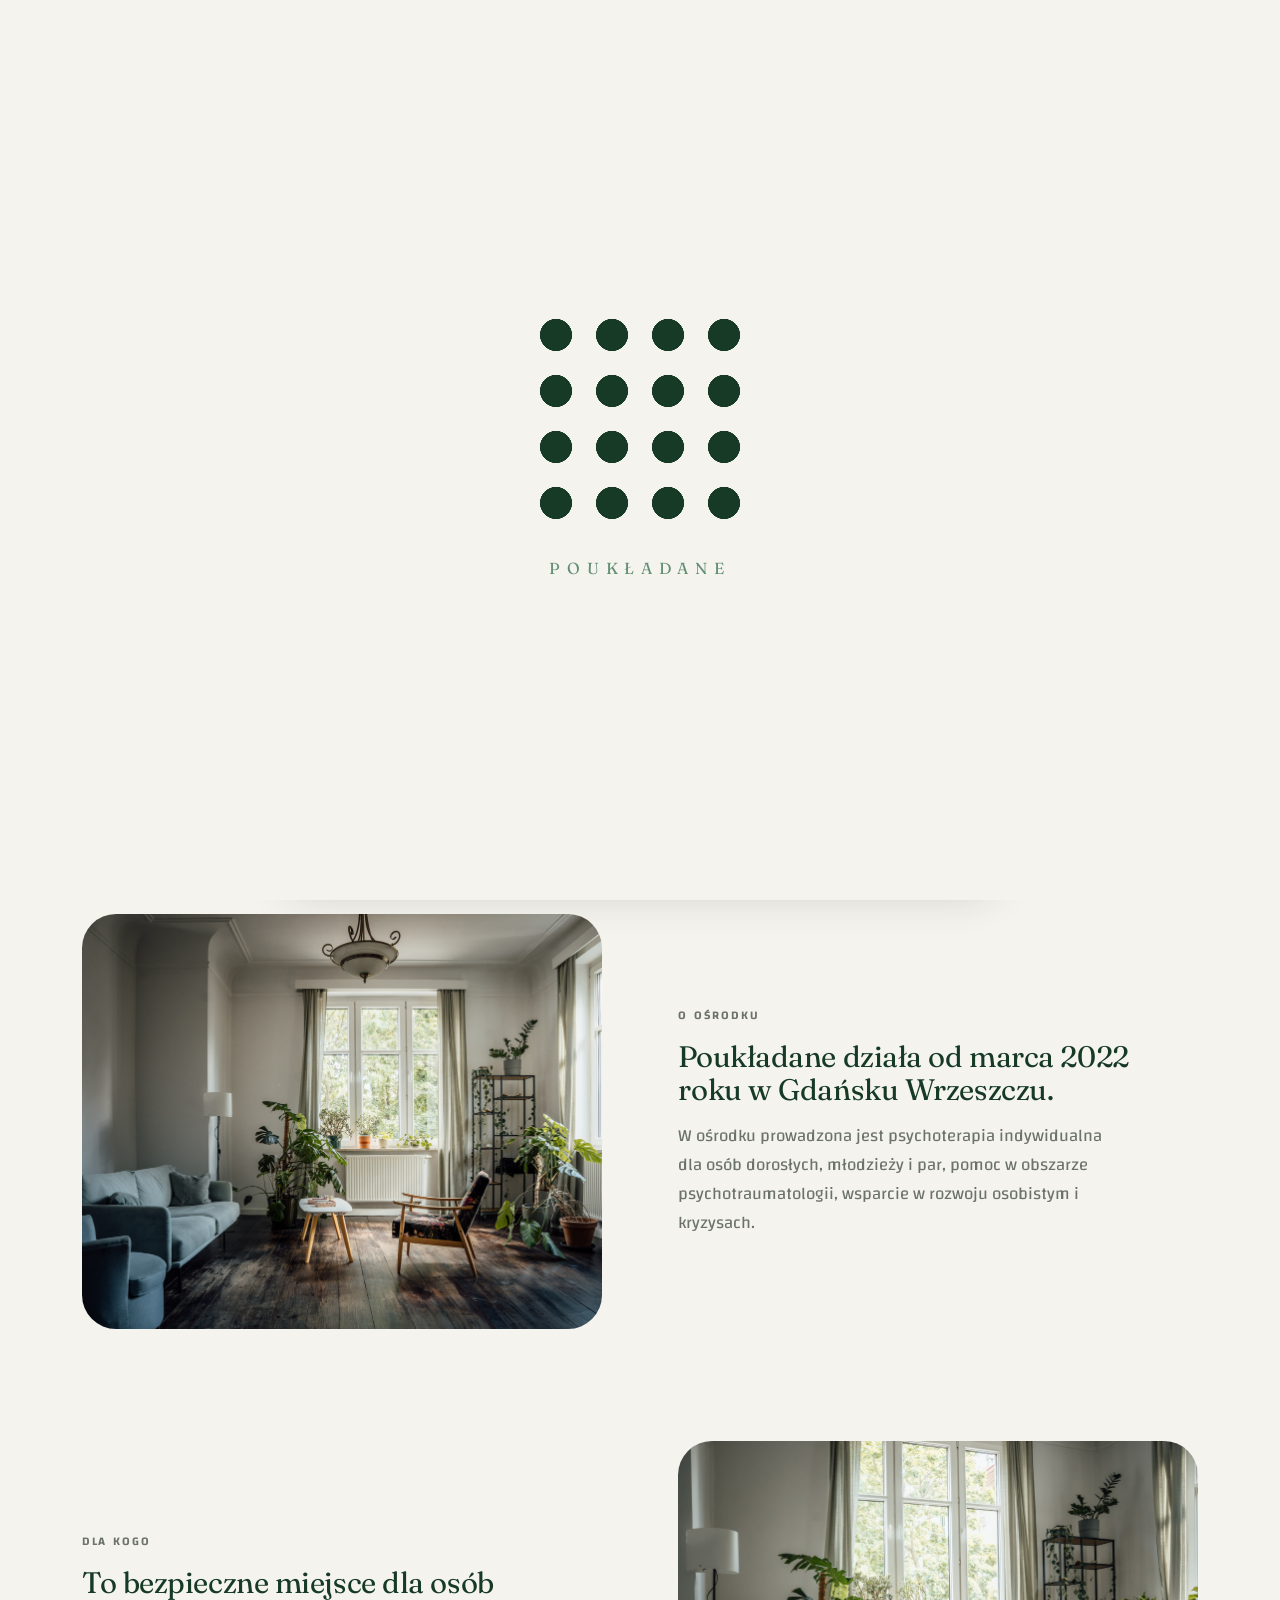
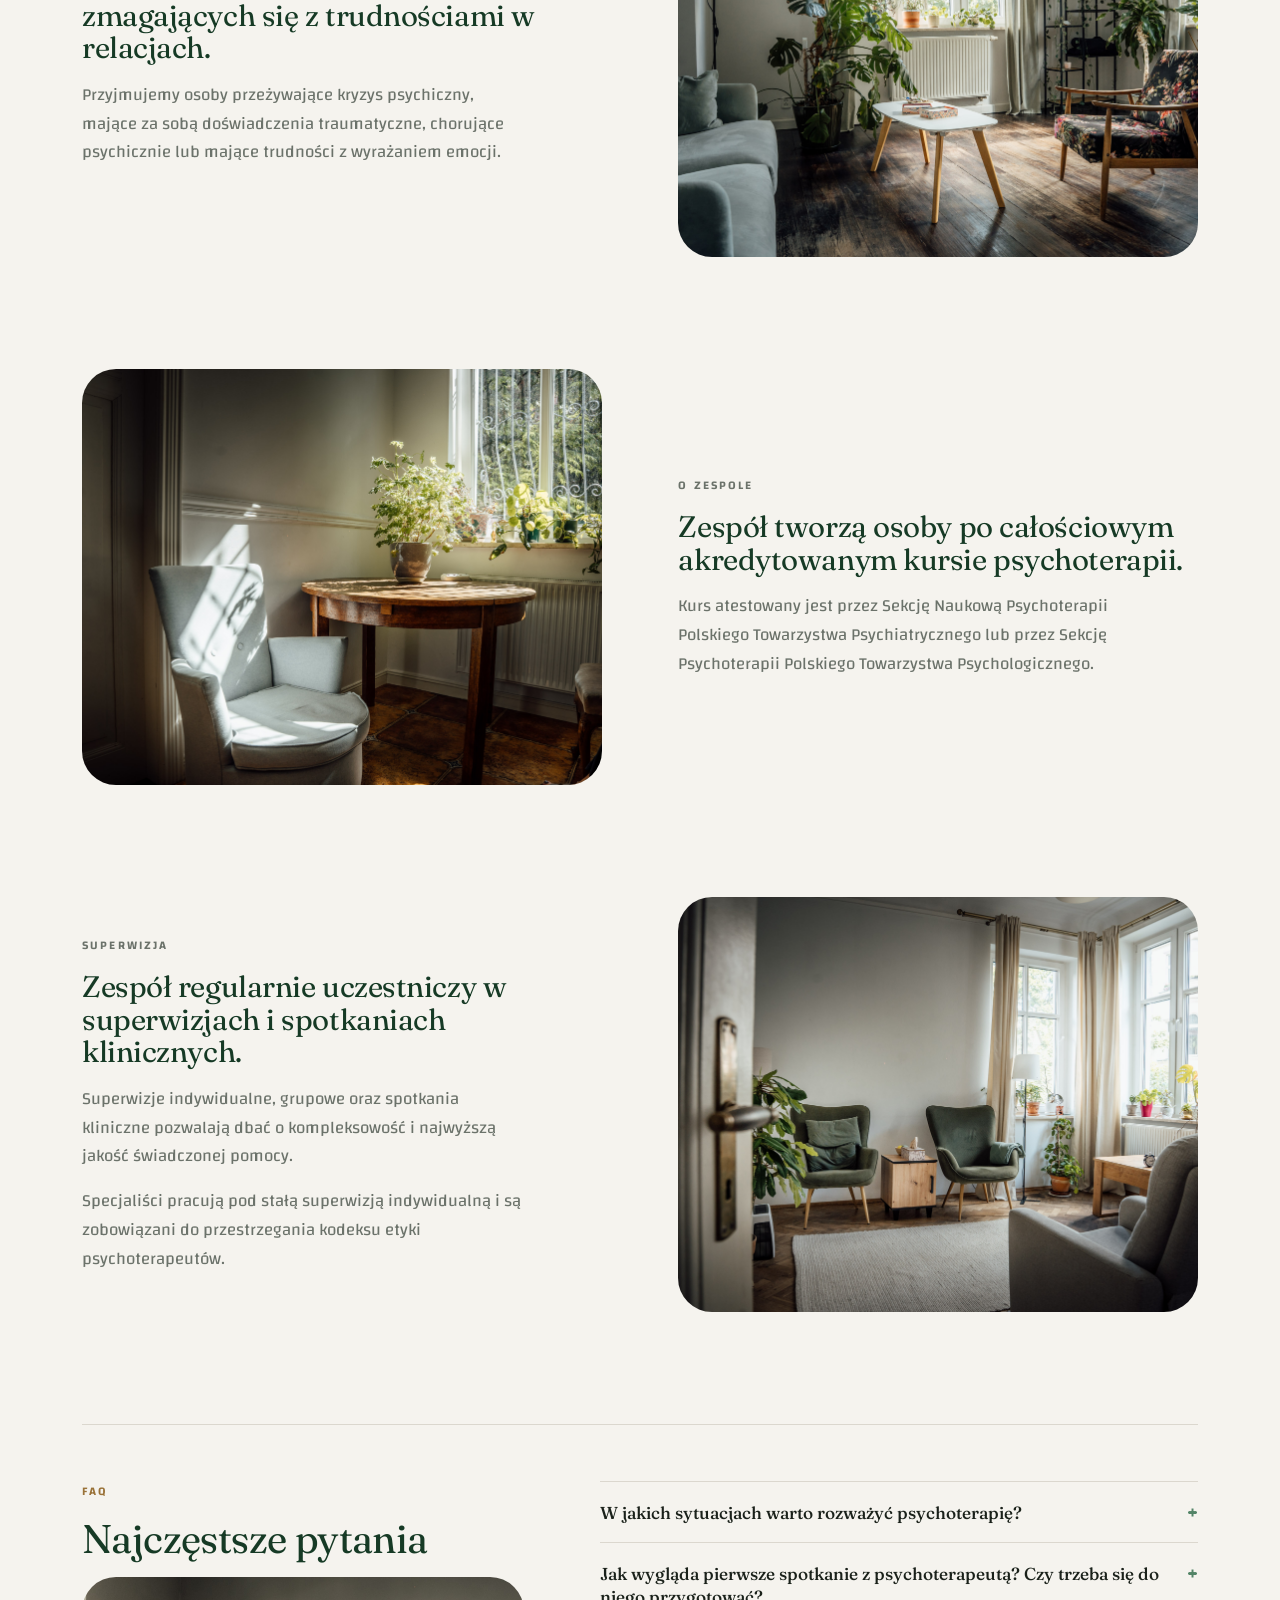
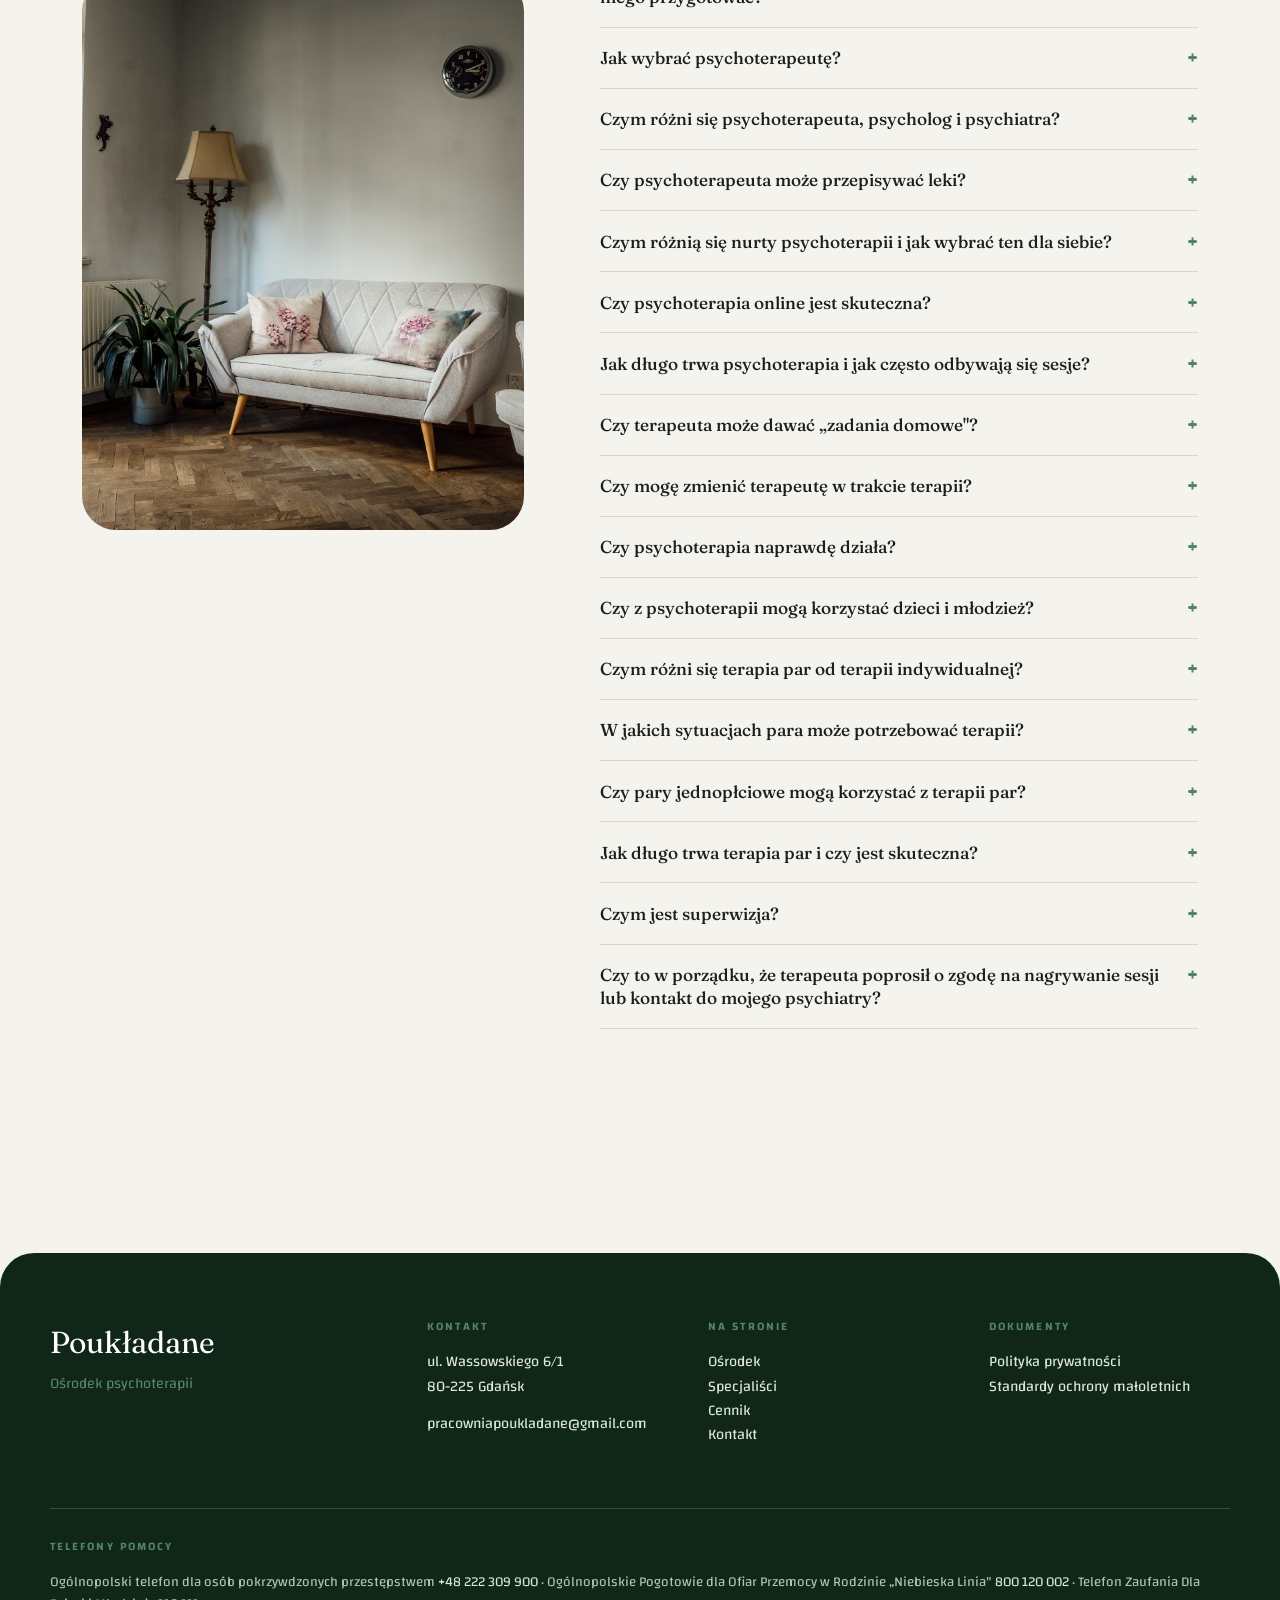
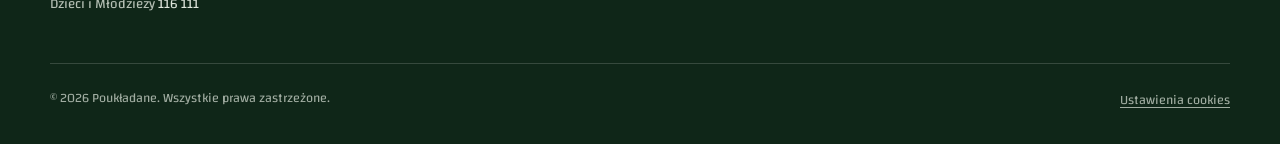
<file: index.html>
<!DOCTYPE html>
<html lang="pl">
<head>
<meta charset="utf-8">
<meta name="viewport" content="width=device-width, initial-scale=1">
<title>Poukładane — Ośrodek psychoterapii w Gdańsku Wrzeszczu</title>
<meta name="description" content="Poukładane — ośrodek psychoterapii w Gdańsku Wrzeszczu. Psychoterapia indywidualna dla osób dorosłych, młodzieży i par, psychotraumatologia, wsparcie w rozwoju i kryzysach.">
<link rel="icon" href="fav.png" type="image/png">
<link rel="apple-touch-icon" href="fav.png">
<link rel="preconnect" href="https://fonts.googleapis.com">
<link rel="preconnect" href="https://fonts.gstatic.com" crossorigin>
<link href="https://fonts.googleapis.com/css2?family=Changa:wght@200..800&family=Fraunces:opsz,wght@9..144,300..700&display=swap" rel="stylesheet">
<link rel="stylesheet" href="styles.css">
<meta name="theme-color" content="#F5F3EE">

<!-- Ekran powitalny musi się pojawić od razu, zanim wczyta się styles.css,
     dlatego jego podstawowe style są tutaj, w <head>. -->
<style>
  html.is-loading, html.is-loading body{ overflow: hidden; }
  #loader{
    position: fixed; inset: 0; z-index: 9999;
    display: grid; place-items: center;
    background: #F5F3EE;
    transition: opacity .7s ease, visibility .7s;
  }
  #loader.is-done{ opacity: 0; visibility: hidden; pointer-events: none; }
</style>
<script>
  /* Blokada przewijania musi wejść przed pierwszym malowaniem,
     żeby strona nie mignęła pod ekranem powitalnym. */
  document.documentElement.classList.add('is-loading');
  /* Gdyby skrypt strony się nie wczytał — i tak odblokuj po 8 s. */
  setTimeout(function(){
    document.documentElement.classList.remove('is-loading');
    var l = document.getElementById('loader');
    if (l) l.classList.add('is-done');
  }, 8000);
</script>
</head>
<body>

<!-- Filtr gooey: musi być w DOM, ale jest niewidoczny -->
<svg class="goo-filter" aria-hidden="true">
  <defs>
    <!-- Obszar filtra rozszerzony, żeby rozmycie nie było przycinane przy krawędziach.
         Wysoki mnożnik kanału alfa (35) daje ostrą krawędź kropek —
         przy niższej wartości brzegi wychodziły miękkie i rozmyte. -->
    <filter id="gooeyness" x="-20%" y="-20%" width="140%" height="140%"
            color-interpolation-filters="sRGB">
      <feGaussianBlur in="SourceGraphic" stdDeviation="7" result="blur"/>
      <feColorMatrix in="blur" mode="matrix"
        values="1 0 0 0 0  0 1 0 0 0  0 0 1 0 0  0 0 0 35 -16" result="gooey"/>
      <feComposite in="SourceGraphic" in2="gooey" operator="atop"/>
    </filter>
  </defs>
</svg>

<!-- ══════════ EKRAN POWITALNY ══════════
     Kropki ułożone jak w znaku z logo: łączą się w pigułki i rozłączają.
     Znika po ~3 s (albo wcześniej, jeśli ktoś kliknie / wciśnie klawisz). -->
<div id="loader" role="status" aria-label="Wczytywanie strony">
  <div class="loader__inner">
    <div class="loader__goo" aria-hidden="true">
      <span class="loader__dot" style="--c:0;--r:0"></span>
      <span class="loader__dot" style="--c:1;--r:0"></span>
      <span class="loader__dot" style="--c:2;--r:0"></span>
      <span class="loader__dot" style="--c:3;--r:0"></span>
      <span class="loader__dot" style="--c:0;--r:1"></span>
      <span class="loader__dot" style="--c:1;--r:1"></span>
      <span class="loader__dot" style="--c:2;--r:1"></span>
      <span class="loader__dot" style="--c:3;--r:1"></span>
      <span class="loader__dot" style="--c:0;--r:2"></span>
      <span class="loader__dot" style="--c:1;--r:2"></span>
      <span class="loader__dot" style="--c:2;--r:2"></span>
      <span class="loader__dot" style="--c:3;--r:2"></span>
      <span class="loader__dot" style="--c:0;--r:3"></span>
      <span class="loader__dot" style="--c:1;--r:3"></span>
      <span class="loader__dot" style="--c:2;--r:3"></span>
      <span class="loader__dot" style="--c:3;--r:3"></span>
    </div>
    <p class="loader__word" aria-hidden="true">Poukładane</p>
  </div>
</div>

<!-- Belka: logo po lewej, menu po prawej -->
<header class="masthead">
  <a class="masthead__logo" href="#osrodek" data-goto="osrodek">
    <img class="logo" src="logo.png" alt="Poukładane — Ośrodek psychoterapii">
  </a>

  <nav class="nav" aria-label="Menu główne">
    <div class="nav__track">
      <input type="radio" name="nav" id="nav-osrodek"     class="nav__dot" value="osrodek" checked>
      <input type="radio" name="nav" id="nav-specjalisci" class="nav__dot" value="specjalisci">
      <input type="radio" name="nav" id="nav-cennik"      class="nav__dot" value="cennik">
      <input type="radio" name="nav" id="nav-kontakt"     class="nav__dot" value="kontakt">
      <span class="nav__ball" aria-hidden="true"></span>
    </div>
    <div class="nav__labels">
      <label class="nav__label" for="nav-osrodek">ośrodek</label>
      <label class="nav__label" for="nav-specjalisci">specjaliści</label>
      <label class="nav__label" for="nav-cennik">cennik</label>
      <label class="nav__label" for="nav-kontakt">kontakt</label>
    </div>
  </nav>
</header>

<main class="stage">
  <div class="panels">

    <!-- ══════════ OŚRODEK ══════════ -->
    <section class="panel" id="panel-osrodek">

      <div class="hero">
        <div class="hero__text">
          <p class="eyebrow">Ośrodek psychoterapii</p>
          <h1>Tworzymy przestrzeń terapeutyczną, w której można w komfortowych
          warunkach uporządkować swoje myśli, emocje oraz relacje z innymi.</h1>
          <p class="lead">Prowadzimy indywidualną psychoterapię dla osób dorosłych,
          młodzieży oraz par. Pomagamy w osobistym rozwoju oraz w pokonywaniu
          trudnych momentów w życiu.</p>
          <p class="hero__actions"><a class="cta__link" href="#kontakt" data-goto="kontakt">Kontakt →</a></p>
        </div>
        <figure class="hero__figure">
          <img src="IMG/Waso_01.jpg" alt="Wnętrze ośrodka Poukładane">
        </figure>
      </div>

      <div class="beat reveal">
        <figure class="beat__figure"><img src="IMG/Waso_02.jpg" alt="Wnętrze ośrodka" loading="lazy"></figure>
        <div class="beat__text">
          <p class="eyebrow">O ośrodku</p>
          <h2>Poukładane działa od marca 2022 roku w Gdańsku Wrzeszczu.</h2>
          <p>W ośrodku prowadzona jest psychoterapia indywidualna dla osób dorosłych,
          młodzieży i par, pomoc w obszarze psychotraumatologii, wsparcie w rozwoju
          osobistym i kryzysach.</p>
        </div>
      </div>

      <div class="beat beat--flip reveal">
        <figure class="beat__figure"><img src="IMG/Waso_03.jpg" alt="Wnętrze ośrodka" loading="lazy"></figure>
        <div class="beat__text">
          <p class="eyebrow">Dla kogo</p>
          <h2>To bezpieczne miejsce dla osób zmagających się z trudnościami w relacjach.</h2>
          <p>Przyjmujemy osoby przeżywające kryzys psychiczny, mające za sobą doświadczenia
          traumatyczne, chorujące psychicznie lub mające trudności z wyrażaniem emocji.</p>
        </div>
      </div>

      <div class="beat reveal">
        <figure class="beat__figure"><img src="IMG/Waso_04.jpg" alt="Wnętrze ośrodka" loading="lazy"></figure>
        <div class="beat__text">
          <p class="eyebrow">O zespole</p>
          <h2>Zespół tworzą osoby po całościowym akredytowanym kursie psychoterapii.</h2>
          <p>Kurs atestowany jest przez Sekcję Naukową Psychoterapii Polskiego Towarzystwa
          Psychiatrycznego lub przez Sekcję Psychoterapii Polskiego Towarzystwa
          Psychologicznego.</p>
        </div>
      </div>

      <div class="beat beat--flip reveal">
        <figure class="beat__figure"><img src="IMG/Waso_05.jpg" alt="Wnętrze ośrodka" loading="lazy"></figure>
        <div class="beat__text">
          <p class="eyebrow">Superwizja</p>
          <h2>Zespół regularnie uczestniczy w superwizjach i spotkaniach klinicznych.</h2>
          <p>Superwizje indywidualne, grupowe oraz spotkania kliniczne pozwalają dbać
          o kompleksowość i najwyższą jakość świadczonej pomocy.</p>
          <p>Specjaliści pracują pod stałą superwizją indywidualną i są zobowiązani
          do przestrzegania kodeksu etyki psychoterapeutów.</p>
        </div>
      </div>

      <!-- ── FAQ ── -->
      <section class="block">
        <div class="faq">
          <div class="faq__head">
            <p class="eyebrow">FAQ</p>
            <h2>Najczęstsze pytania</h2>
            <figure class="faq__figure reveal"><img src="IMG/Waso_06.jpg" alt="Wnętrze ośrodka" loading="lazy"></figure>
          </div>

          <div class="faq__list">
            <details>
              <summary>W jakich sytuacjach warto rozważyć psychoterapię?</summary>
              <p>Na terapię warto się zgłosić zawsze wtedy, gdy czujesz, że coś w Twoim życiu
              sprawia Ci trudność, przytłacza Cię, niepokoi lub powtarza się, mimo Twoich starań,
              żeby to zmienić.</p>
              <p>Psychoterapia może pomóc, jeśli:</p>
              <ul>
                <li>trudno Ci radzić sobie z emocjami, stresem, lękiem czy poczuciem winy,</li>
                <li>masz problemy w relacjach, w pracy lub w podejmowaniu decyzji,</li>
                <li>przeżywasz żałobę, stratę, rozstanie,</li>
                <li>chcesz lepiej zrozumieć siebie, swoje potrzeby i sposób funkcjonowania.</li>
              </ul>
              <p>Nie musisz mieć jasno określonego celu — psychoterapeuta pomoże Ci go wspólnie
              doprecyzować podczas pierwszych spotkań.</p>
            </details>

            <details>
              <summary>Jak wygląda pierwsze spotkanie z psychoterapeutą? Czy trzeba się do niego przygotować?</summary>
              <p>Nie musisz się specjalnie przygotowywać. Pierwsza konsultacja to rozmowa, podczas
              której terapeuta stara się poznać Twoją sytuację, zrozumieć, co Cię do niego sprowadza
              i jak mógłby Ci pomóc.</p>
              <p>To też moment, żebyś Ty mogła/mógł zobaczyć, czy dobrze czujesz się w kontakcie
              z tą osobą.</p>
              <p>Warto jedynie pomyśleć, co skłoniło Cię do poszukania pomocy i czego potrzebujesz —
              resztę ustalicie wspólnie.</p>
            </details>

            <details>
              <summary>Jak wybrać psychoterapeutę?</summary>
              <p>Najważniejsze jest to, byś czuł/a się z terapeutą bezpiecznie i swobodnie. Warto
              zwrócić uwagę na jego kwalifikacje (ukończona szkoła psychoterapii, doświadczenie,
              superwizja), ale też na to, czy sposób jego pracy Ci odpowiada.</p>
              <p>Zaufanie i poczucie zrozumienia to podstawa skutecznej terapii.</p>
            </details>

            <details>
              <summary>Czym różni się psychoterapeuta, psycholog i psychiatra?</summary>
              <p><strong>Psycholog</strong> — ukończył studia psychologiczne. Może prowadzić diagnozy
              psychologiczne, konsultacje i udzielać wsparcia.</p>
              <p><strong>Psychoterapeuta</strong> — to osoba z wyższym wykształceniem (najczęściej
              po studiach psychologicznych) po dodatkowym, kilkuletnim szkoleniu z psychoterapii,
              przygotowana do prowadzenia długoterminowej pracy terapeutycznej.</p>
              <p><strong>Psychiatra</strong> — to lekarz, który może przepisywać leki i prowadzić
              leczenie farmakologiczne. Zdarza się, że psychiatrzy mają również ukończone szkolenie
              z psychoterapii i pracują także terapeutycznie.</p>
              <p>Czasem skuteczne wsparcie wymaga współpracy tych specjalistów.</p>
            </details>

            <details>
              <summary>Czy psychoterapeuta może przepisywać leki?</summary>
              <p>Nie. Leki może przepisać tylko lekarz psychiatra. Jeśli terapeuta uzna,
              że farmakoterapia mogłaby Ci pomóc, zaproponuje konsultację u psychiatry.</p>
            </details>

            <details>
              <summary>Czym różnią się nurty psychoterapii i jak wybrać ten dla siebie?</summary>
              <p>Psychoterapia ma różne „języki" — czyli nurty, np. psychodynamiczny,
              poznawczo-behawioralny, systemowy czy humanistyczny. Różnią się podejściem i metodami,
              ale cel jest wspólny: zrozumienie Ciebie i wsparcie w zmianie.</p>
              <p>Nie musisz znać się na nurtach — terapeuta wyjaśni, jak pracuje i czy to podejście
              może być dla Ciebie odpowiednie.</p>
            </details>

            <details>
              <summary>Czy psychoterapia online jest skuteczna?</summary>
              <p>Tak. Psychoterapia online jest pełnoprawną i skuteczną formą pracy terapeutycznej,
              także jeśli z jakiegoś powodu nie możesz lub nie chcesz spotykać się na żywo, to jest
              to dobra alternatywa. Spotkania odbywają się przez bezpieczne platformy wideo,
              a terapeuta pracuje w taki sam sposób, jak w gabinecie.</p>
              <p>Warto jednak zaznaczyć, że nie wszyscy terapeuci oferują terapię online.</p>
            </details>

            <details>
              <summary>Jak długo trwa psychoterapia i jak często odbywają się sesje?</summary>
              <p>Czas trwania terapii zależy od Twoich potrzeb i celów. Zazwyczaj spotkania
              odbywają się raz w tygodniu i trwają 50 minut.</p>
              <p>Niektóre terapie trwają kilka miesięcy, inne — rok lub kilka lat. Ważne, by tempo
              było dostosowane do Ciebie i Twojej gotowości na zmianę.</p>
            </details>

            <details>
              <summary>Czy terapeuta może dawać „zadania domowe"?</summary>
              <p>Czasem tak. Niektórzy terapeuci proponują refleksje lub ćwiczenia między sesjami —
              ma to pomóc w utrwalaniu zmian. Nie jest to jednak obowiązek — każda terapia ma inny
              rytm i styl pracy.</p>
            </details>

            <details>
              <summary>Czy mogę zmienić terapeutę w trakcie terapii?</summary>
              <p>Tak, możesz. Warto jednak najpierw porozmawiać o tym ze swoim terapeutą — otwarcie
              i szczerze. Taka rozmowa często bywa ważnym momentem w procesie i może pomóc zrozumieć,
              co się dzieje w relacji terapeutycznej.</p>
              <p>Jeśli po rozmowie nadal chcesz zmienić terapeutę, dobrze jest wspólnie podsumować
              dotychczasową pracę i zakończyć terapię w sposób domknięty.</p>
            </details>

            <details>
              <summary>Czy psychoterapia naprawdę działa?</summary>
              <p>Tak — skuteczność psychoterapii została potwierdzona w wielu badaniach naukowych.</p>
              <p>Efekty to m.in. lepsze rozumienie siebie, większa odporność emocjonalna, poprawa
              relacji i jakości życia.</p>
              <p>Zmiana bywa procesem, który wymaga czasu i zaangażowania, ale naprawdę przynosi
              trwałe rezultaty.</p>
            </details>

            <details>
              <summary>Czy z psychoterapii mogą korzystać dzieci i młodzież?</summary>
              <p>Tak. W naszym ośrodku pracują terapeuci specjalizujący się w pracy z dziećmi
              i nastolatkami.</p>
              <p>Terapia dzieci różni się od terapii dorosłych — często wykorzystuje zabawę, rysunek,
              metaforę. Rodzice lub opiekunowie są zwykle włączeni w proces terapeutyczny.</p>
            </details>

            <details>
              <summary>Czym różni się terapia par od terapii indywidualnej?</summary>
              <p>W terapii par pracujemy nad relacją — nad sposobem komunikacji, bliskością,
              zrozumieniem siebie nawzajem.</p>
              <p>To nie terapia jednej osoby „przeciwko" drugiej, lecz wspólna przestrzeń do rozmowy
              i odbudowy więzi.</p>
            </details>

            <details>
              <summary>W jakich sytuacjach para może potrzebować terapii?</summary>
              <p>Kiedy w relacji pojawia się trudność, której nie udaje się wspólnie przezwyciężyć —
              np. częste konflikty, brak bliskości, trudność w komunikacji, zdrada, rozbieżne potrzeby.</p>
              <p>Terapia par to szansa na lepsze zrozumienie siebie i partnera, niezależnie od tego,
              czy para chce odbudować związek, czy dojść do decyzji o rozstaniu w sposób spokojny
              i świadomy.</p>
            </details>

            <details>
              <summary>Czy pary jednopłciowe mogą korzystać z terapii par?</summary>
              <p>Oczywiście. Terapia par jest dla wszystkich osób tworzących związek — niezależnie
              od płci czy orientacji. Każda relacja może potrzebować wsparcia i zrozumienia.</p>
            </details>

            <details>
              <summary>Jak długo trwa terapia par i czy jest skuteczna?</summary>
              <p>Czas trwania zależy od problemu i motywacji obojga partnerów. Zazwyczaj trwa kilka
              miesięcy do około roku.</p>
              <p>Skuteczność terapii zależy od zaangażowania i gotowości do pracy po obu stronach —
              terapeuty i pary.</p>
            </details>

            <details>
              <summary>Czym jest superwizja?</summary>
              <p>Superwizja to spotkania psychoterapeuty z bardziej doświadczonym specjalistą,
              podczas których omawia on swoją pracę (anonimowo, bez danych osobowych pacjentów).</p>
              <p>Celem superwizji jest zapewnienie najwyższej jakości terapii i bezpieczeństwa
              dla pacjentów.</p>
            </details>

            <details>
              <summary>Czy to w porządku, że terapeuta poprosił o zgodę na nagrywanie sesji lub kontakt do mojego psychiatry?</summary>
              <p>Tak — to standardowe, etyczne praktyki.</p>
              <p>Terapeuta może poprosić o zgodę na nagranie sesji wyłącznie w celach szkoleniowych
              lub superwizyjnych, zawsze z Twoją pisemną zgodą.</p>
              <p>Kontakt do psychiatry lub innego specjalisty może być potrzebny dla zapewnienia
              ciągłości opieki i bezpieczeństwa — zawsze z poszanowaniem Twojej prywatności.</p>
            </details>
          </div>
        </div>
      </section>
    </section>

    <!-- ══════════ SPECJALIŚCI ══════════ -->
    <section class="panel" id="panel-specjalisci" hidden>
      <div class="opener">
        <p class="eyebrow">Specjaliści</p>
        <h1>Zespół</h1>
      </div>

      <!-- zdjęcie grupowe całego zespołu -->
      <figure class="team-hero reveal">
        <img src="IMG/zespol/zespol_16.jpg"
             alt="Zespół ośrodka Poukładane" loading="lazy">
      </figure>

      <p class="team-intro reveal">Tworzymy zespół psychoterapeutek o różnych
      specjalizacjach i doświadczeniu. Poniżej krótko o każdej z nas —
      kliknij „więcej”, żeby poznać pełny opis i dane kontaktowe.</p>

      <div class="people">

        <!-- ───────── Dorota Pytel ───────── -->
        <article class="person reveal">
          <figure class="person__photo">
            <img src="IMG/zespol/zespol_09.jpg" alt="Dorota Pytel" loading="lazy">
          </figure>
          <div class="person__body">
            <p class="role">psychotraumatolog, psychoterapeutka rodzinna</p>
            <h2 class="person__name">Dorota Pytel</h2>
            <p class="person__lead">Pracuje z młodzieżą i dorosłymi po kryzysie
            i traumie, prowadzi też terapię par oraz rodzin.</p>
            <button class="btn btn--ghost person__toggle" type="button" data-bio="bio-dorota">
              <span>więcej</span>
              <span class="person__plus" aria-hidden="true"></span>
            </button>
          </div>
        </article>

        <!-- ───────── Sylwia Ćwiek-Górska ───────── -->
        <article class="person reveal">
          <figure class="person__photo">
            <img src="IMG/zespol/zespol_13.jpg" alt="Sylwia Ćwiek-Górska" loading="lazy">
          </figure>
          <div class="person__body">
            <p class="role">psycholog, psychoterapeutka w procesie certyfikacji</p>
            <h2 class="person__name">Sylwia Ćwiek-Górska</h2>
            <p class="person__lead">Prowadzi psychoterapię indywidualną osób dorosłych
            w podejściu ericksonowskim.</p>
            <button class="btn btn--ghost person__toggle" type="button" data-bio="bio-sylwia">
              <span>więcej</span>
              <span class="person__plus" aria-hidden="true"></span>
            </button>
          </div>
        </article>

        <!-- ───────── Anna Szymańczyk ───────── -->
        <article class="person reveal">
          <figure class="person__photo">
            <img src="IMG/zespol/zespol_06.jpg" alt="Anna Szymańczyk" loading="lazy">
          </figure>
          <div class="person__body">
            <p class="role">psycholog, psychoterapeutka w trakcie certyfikacji</p>
            <h2 class="person__name">Anna Szymańczyk</h2>
            <p class="person__lead">Towarzyszy dorosłym w traumie, kryzysie i stracie;
            wspiera kobiety w okresie okołoporodowym.</p>
            <button class="btn btn--ghost person__toggle" type="button" data-bio="bio-anna">
              <span>więcej</span>
              <span class="person__plus" aria-hidden="true"></span>
            </button>
          </div>
        </article>

        <!-- ───────── Miriam Gajda ───────── -->
        <article class="person reveal">
          <figure class="person__photo">
            <img src="IMG/zespol/zespol_02.jpg" alt="Miriam Gajda" loading="lazy">
          </figure>
          <div class="person__body">
            <p class="role">psycholog, psychoonkolog i psychoterapeutka</p>
            <h2 class="person__name">Miriam Gajda</h2>
            <p class="person__lead">Prowadzi terapię indywidualną dorosłych i młodzieży,
            a także terapię par oraz rodzin.</p>
            <button class="btn btn--ghost person__toggle" type="button" data-bio="bio-miriam">
              <span>więcej</span>
              <span class="person__plus" aria-hidden="true"></span>
            </button>
          </div>
        </article>

      </div>

      <!-- ────────── OKNA Z PEŁNYM OPISEM ──────────
           Natywny <dialog>: Esc zamyka, ogniskowa zostaje w środku. -->

      <dialog class="bio" id="bio-dorota" aria-labelledby="bio-dorota-name">
        <button class="bio__close" type="button" aria-label="Zamknij okno">
          <span aria-hidden="true">×</span>
        </button>
        <div class="bio__grid">
          <figure class="bio__photo">
            <img data-src="IMG/zespol/zespol_08.jpg" alt="Dorota Pytel">
          </figure>
          <div class="bio__text">
            <p class="role">certyfikowany psychotraumatolog, psychoterapeutka,
            terapeutka rodzinna, socjoterapeutka, pedagog resocjalizacji</p>
            <h2 id="bio-dorota-name">Dorota Pytel</h2>
            <p>Specjalizuje się w terapii indywidualnej dla nastolatków i dorosłych,
            którzy doświadczyli kryzysu, traumy lub trudności emocjonalnych. Pracuje
            również z osobami z depresją, zaburzeniem osobowości. Pracuje z parami
            i rodzinami, wspierając ich w lepszym rozumieniu siebie i poprawie
            komunikacji. Prowadzi diagnozę w kierunku dysocjacyjnych zaburzeń
            tożsamości testem TADS-I oraz diagnozy psychotraumatologiczne.</p>
            <p class="note">Ukończyła całościowy kurs psychoterapii atestowany przez
            Polskie Towarzystwo Psychiatryczne i akredytowany przez Polskie Towarzystwo
            Psychologiczne, czteroletnie szkolenie z psychotraumatologii, Podyplomowe
            Studia Psychologii Klinicznej, szkolenie z Systemowej Terapii Rodzin,
            Studium Zaburzeń Odżywiania przy Ogólnopolskim Centrum Zaburzeń Odżywiania.
            Aktualnie uczy się w Podyplomowym Studium Psychoterapii dzieci i młodzieży.
            Pracuje w nurcie integracyjnym ze szczególnym uwzględnieniem nurtu
            psychodynamicznego i systemowego.</p>

            <div class="bio__contact">
              <p class="bio__contact-head">Zapisy i kontakt</p>
              <p>Poukładane Ośrodek Psychoterapii<br>
              ul. Wassowskiego 6/1, 80-225 Gdańsk</p>
              <p><a href="mailto:pracowniapoukladane@gmail.com?subject=Zapisy%20%E2%80%93%20Dorota%20Pytel">pracowniapoukladane@gmail.com</a></p>
            </div>
          </div>
        </div>
      </dialog>

      <dialog class="bio" id="bio-sylwia" aria-labelledby="bio-sylwia-name">
        <button class="bio__close" type="button" aria-label="Zamknij okno">
          <span aria-hidden="true">×</span>
        </button>
        <div class="bio__grid">
          <figure class="bio__photo">
            <img data-src="IMG/zespol/zespol_10.jpg" alt="Sylwia Ćwiek-Górska">
          </figure>
          <div class="bio__text">
            <p class="role">psycholog, psychoterapeutka w procesie certyfikacji</p>
            <h2 id="bio-sylwia-name">Sylwia Ćwiek-Górska</h2>
            <p>Prowadzi psychoterapię indywidualną dla osób dorosłych.</p>
            <p class="note">Ukończyła całościowy akredytowany kurs psychoterapii
            atestowany przez SNP PTP i SP PTP. Członkini Sekcji Naukowej Psychoterapii
            Polskiego Towarzystwa Psychiatrycznego oraz Sekcji Psychoterapii Polskiego
            Towarzystwa Psychologicznego. Pracuje w podejściu ericksonowskim.</p>

            <div class="bio__contact">
              <p class="bio__contact-head">Zapisy i kontakt</p>
              <p>Poukładane Ośrodek Psychoterapii<br>
              ul. Wassowskiego 6/1, 80-225 Gdańsk</p>
              <p><a href="mailto:pracowniapoukladane@gmail.com?subject=Zapisy%20%E2%80%93%20Sylwia%20%C4%86wiek-G%C3%B3rska">pracowniapoukladane@gmail.com</a></p>
            </div>
          </div>
        </div>
      </dialog>

      <dialog class="bio" id="bio-anna" aria-labelledby="bio-anna-name">
        <button class="bio__close" type="button" aria-label="Zamknij okno">
          <span aria-hidden="true">×</span>
        </button>
        <div class="bio__grid">
          <figure class="bio__photo">
            <img data-src="IMG/zespol/zespol_04.jpg" alt="Anna Szymańczyk">
          </figure>
          <div class="bio__text">
            <p class="role">psycholog i psychoterapeutka w trakcie certyfikacji</p>
            <h2 id="bio-anna-name">Anna Szymańczyk</h2>
            <p>Pracuje z osobami dorosłymi. Ma doświadczenie w pracy z osobami
            przeżywającymi różnego rodzaju traumy, kryzysy oraz stratę. Zawodowo była
            związana ze szpitalem św. Wojciecha w Gdańsku, gdzie udzielała wsparcia
            psychologicznego kobietom w okresie okołoporodowym. W ramach projektu
            „Przystanek Mama” prowadziła konsultacje psychologiczne, koncentrując się
            na wczesnym wykrywaniu depresji poporodowej.</p>
            <p class="note">Stale rozwija swoje kompetencje, uczestnicząc w licznych
            kursach i szkoleniach. Jest członkiem Sekcji Psychoterapii Polskiego
            Towarzystwa Psychologicznego. Pracuje w oparciu o model integracyjny,
            łącząc podejścia różnych szkół psychoterapeutycznych i indywidualnie
            dostosowując metody pracy do potrzeb pacjentów.</p>

            <div class="bio__contact">
              <p class="bio__contact-head">Zapisy i kontakt</p>
              <p>Poukładane Ośrodek Psychoterapii<br>
              ul. Wassowskiego 6/1, 80-225 Gdańsk</p>
              <p><a href="mailto:pracowniapoukladane@gmail.com?subject=Zapisy%20%E2%80%93%20Anna%20Szyma%C5%84czyk">pracowniapoukladane@gmail.com</a></p>
            </div>
          </div>
        </div>
      </dialog>

      <dialog class="bio" id="bio-miriam" aria-labelledby="bio-miriam-name">
        <button class="bio__close" type="button" aria-label="Zamknij okno">
          <span aria-hidden="true">×</span>
        </button>
        <div class="bio__grid">
          <figure class="bio__photo">
            <img data-src="IMG/zespol/zespol_03.jpg" alt="Miriam Gajda">
          </figure>
          <div class="bio__text">
            <p class="role">psycholog, psychoonkolog i psychoterapeutka</p>
            <h2 id="bio-miriam-name">Miriam Gajda</h2>
            <p>Prowadzi psychoterapię indywidualną (dorosłych i młodzieży), terapię par
            oraz rodzin. Zajmuje się również szkoleniami i warsztatami z obszaru
            psychoedukacji i rozwoju umiejętności miękkich.</p>
            <p class="note">Pracuje integracyjnie w podejściach systemowym
            i humanistycznym (Gestalt), wykorzystując również techniki
            poznawczo-behawioralne oraz ACT (Terapia Akceptacji i Zaangażowania).
            Doświadczenie zdobywała pracując w gabinecie prywatnym, podczas pracy
            i staży klinicznych na oddziałach psychiatrycznych, w środowiskowych
            domach samopomocy oraz w hospicjum.</p>

            <div class="bio__contact">
              <p class="bio__contact-head">Zapisy i kontakt</p>
              <p>Poukładane Ośrodek Psychoterapii<br>
              ul. Wassowskiego 6/1, 80-225 Gdańsk</p>
              <p><a href="mailto:pracowniapoukladane@gmail.com?subject=Zapisy%20%E2%80%93%20Miriam%20Gajda">pracowniapoukladane@gmail.com</a></p>
            </div>
          </div>
        </div>
      </dialog>

    </section>

    <!-- ══════════ CENNIK ══════════ -->
    <section class="panel" id="panel-cennik" hidden>
      <div class="opener">
        <p class="eyebrow">Stawki</p>
        <h1>Cennik</h1>
      </div>

      <table class="price">
        <tbody>
          <tr>
            <th scope="row">konsultacja<span>pierwsze 2-4 spotkania poprzedzające rozpoczęcie psychoterapii</span></th>
            <td>50 min</td>
            <td>180-220 zł</td>
          </tr>
          <tr>
            <th scope="row">psychoterapia indywidualna<span>po okresie konsultacyjnym, dotyczy osób dorosłych i młodzieży po 13 r.ż.</span></th>
            <td>50 min</td>
            <td>180-220 zł</td>
          </tr>
          <tr>
            <th scope="row">psychoterapia pary</th>
            <td>50 min</td>
            <td>250 zł</td>
          </tr>
          <tr>
            <th scope="row">terapia rodzinna</th>
            <td>75 min</td>
            <td>300 zł</td>
          </tr>
        </tbody>
      </table>

      <figure class="wide-figure reveal">
        <img src="IMG/Waso_07.jpg" alt="Wnętrze ośrodka" loading="lazy">
      </figure>
    </section>

    <!-- ══════════ KONTAKT ══════════ -->
    <section class="panel" id="panel-kontakt" hidden>
      <div class="opener">
        <p class="eyebrow">Rejestracja</p>
        <h1>Kontakt</h1>
      </div>

      <div class="beat reveal">
        <figure class="beat__figure"><img src="IMG/Waso_08.jpg" alt="Wnętrze ośrodka" loading="lazy"></figure>
        <div class="beat__text">
          <h2>Poukładane Ośrodek Psychoterapii</h2>
          <p>ul. Wassowskiego 6/1<br>80-225 Gdańsk</p>
          <p><a href="mailto:pracowniapoukladane@gmail.com">pracowniapoukladane@gmail.com</a></p>
        </div>
      </div>

      <figure class="wide-figure reveal">
        <img src="IMG/Waso_09.jpg" alt="Wnętrze ośrodka" loading="lazy">
      </figure>
    </section>

  </div>
</main>

<footer class="footer">
  <div class="footer__inner">
    <div class="footer__brand">
      <p class="footer__name">Poukładane</p>
      <p class="footer__tag">Ośrodek psychoterapii</p>
    </div>

    <div class="footer__col">
      <p class="footer__head">Kontakt</p>
      <p>ul. Wassowskiego 6/1<br>80-225 Gdańsk</p>
      <p><a href="mailto:pracowniapoukladane@gmail.com">pracowniapoukladane@gmail.com</a></p>
    </div>

    <div class="footer__col">
      <p class="footer__head">Na stronie</p>
      <p>
        <a href="#osrodek" data-goto="osrodek">Ośrodek</a><br>
        <a href="#specjalisci" data-goto="specjalisci">Specjaliści</a><br>
        <a href="#cennik" data-goto="cennik">Cennik</a><br>
        <a href="#kontakt" data-goto="kontakt">Kontakt</a>
      </p>
    </div>

    <div class="footer__col">
      <p class="footer__head">Dokumenty</p>
      <p>
        <a href="polityka-prywatnosci.html">Polityka prywatności</a><br>
        <a href="standardy-ochrony-maloletnich.html">Standardy ochrony małoletnich</a>
      </p>
    </div>
  </div>

  <div class="footer__help">
    <p class="footer__head">Telefony pomocy</p>
    <p>
      Ogólnopolski telefon dla osób pokrzywdzonych przestępstwem <a href="tel:+48222309900">+48 222 309 900</a> ·
      Ogólnopolskie Pogotowie dla Ofiar Przemocy w Rodzinie „Niebieska Linia" <a href="tel:800120002">800 120 002</a> ·
      Telefon Zaufania Dla Dzieci i Młodzieży <a href="tel:116111">116 111</a>
    </p>
  </div>

  <div class="footer__base">
    <p>© <span id="year">2026</span> Poukładane. Wszystkie prawa zastrzeżone.</p>
    <p><button class="footer__cookies" type="button" data-cookie-reopen>Ustawienia cookies</button></p>
  </div>
</footer>

<!-- Powrót na górę -->
<button class="to-top" type="button" data-to-top aria-label="Wróć na górę strony">
  <svg viewBox="0 0 24 24" aria-hidden="true" focusable="false">
    <path d="M12 19V5M12 5l-6 6M12 5l6 6" fill="none" stroke="currentColor"
          stroke-width="1.8" stroke-linecap="round" stroke-linejoin="round"/>
  </svg>
</button>

<!-- Baner cookies -->
<div class="cookies" id="cookies" hidden>
  <div class="cookies__text">
    <p class="cookies__title">Cookies</p>
    <p>Używamy plików cookies niezbędnych do działania strony. Analityczne włączymy tylko,
    jeśli wyrazisz zgodę. Szczegóły w <a href="polityka-prywatnosci.html">polityce prywatności</a>.</p>
  </div>
  <div class="cookies__actions">
    <button class="btn btn--ghost" type="button" data-cookie="reject">Tylko niezbędne</button>
    <button class="btn" type="button" data-cookie="accept">Akceptuję wszystkie</button>
  </div>
</div>

<script src="script.js"></script>
</body>
</html>
</file>
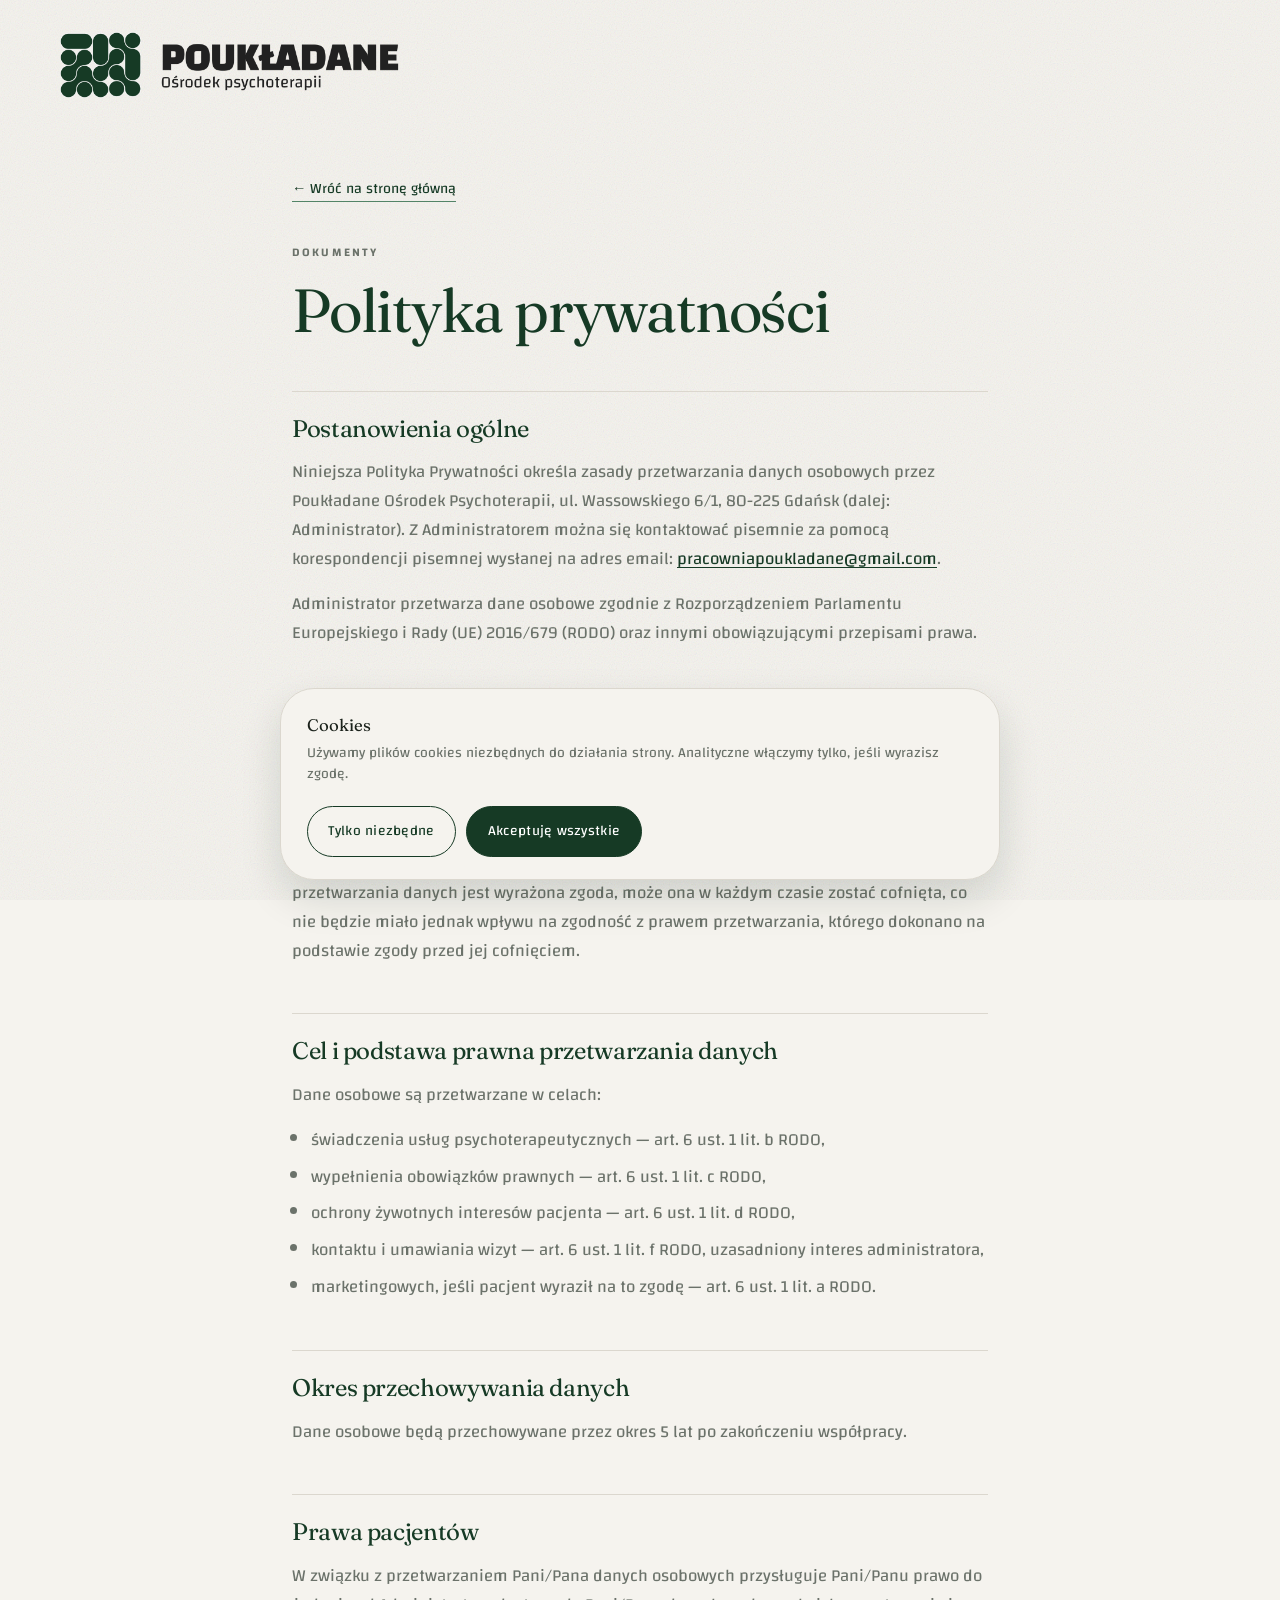
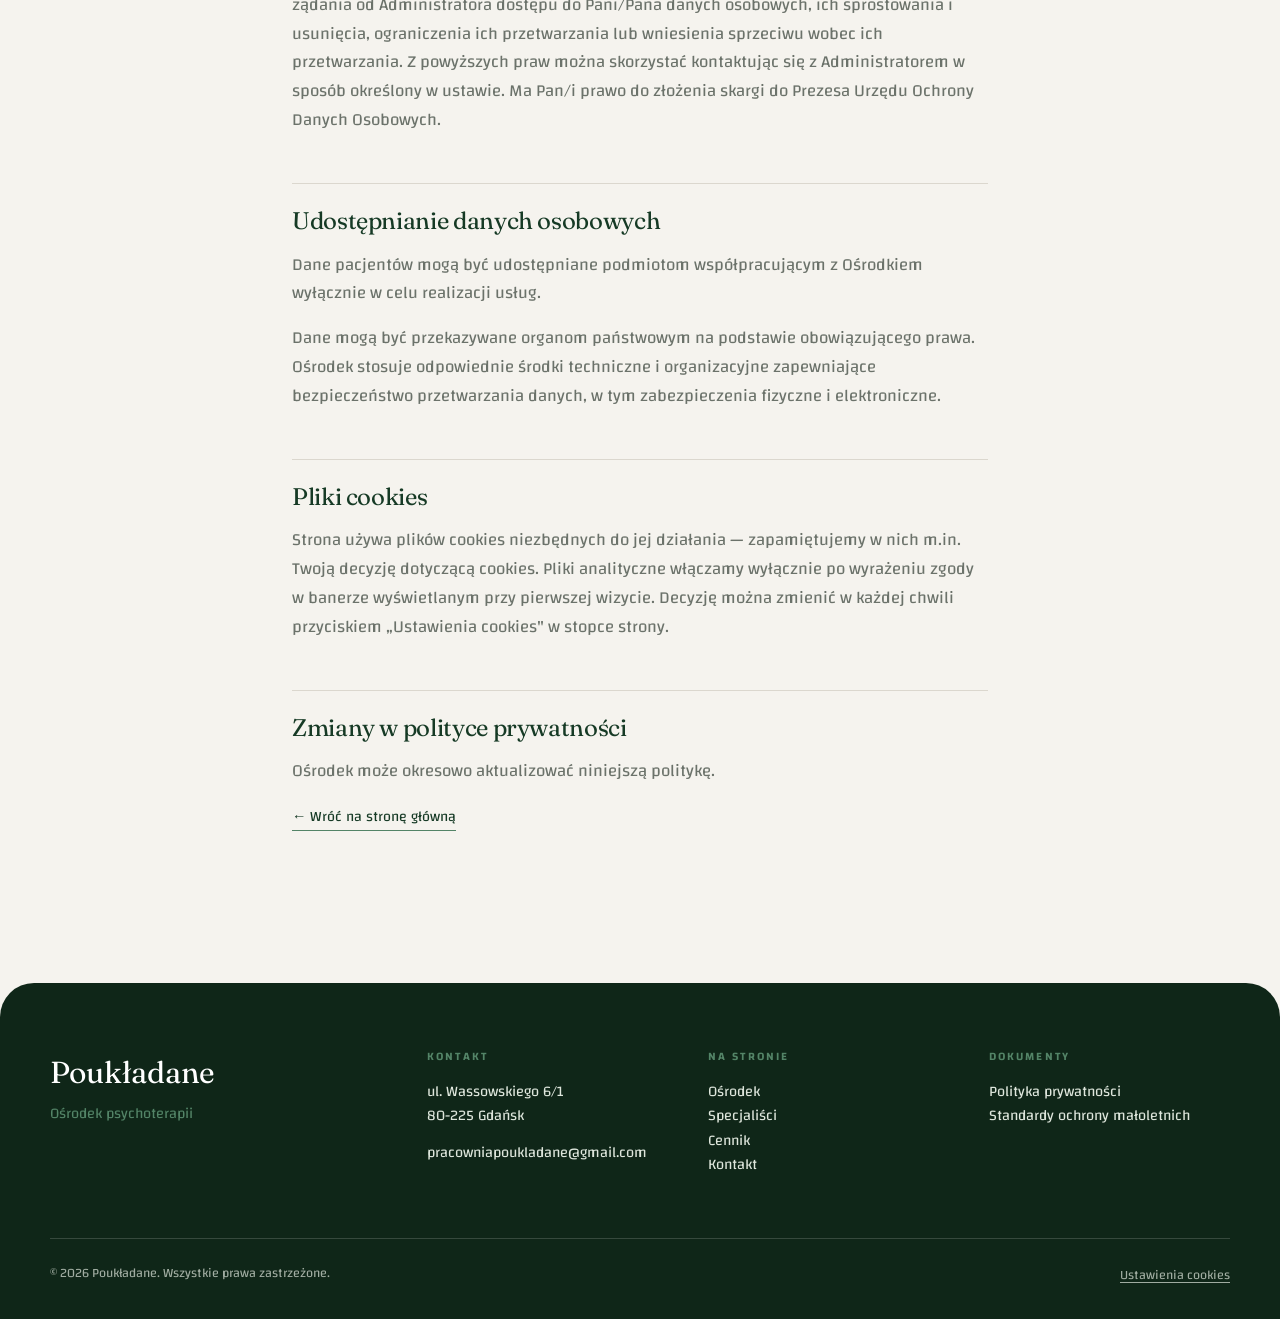
<file: polityka-prywatnosci.html>
<!DOCTYPE html>
<html lang="pl">
<head>
<meta charset="utf-8">
<meta name="viewport" content="width=device-width, initial-scale=1">
<title>Polityka prywatności — Poukładane</title>
<meta name="robots" content="noindex">
<link rel="icon" href="fav.png" type="image/png">
<link rel="preconnect" href="https://fonts.googleapis.com">
<link rel="preconnect" href="https://fonts.gstatic.com" crossorigin>
<link href="https://fonts.googleapis.com/css2?family=Changa:wght@200..800&family=Fraunces:opsz,wght@9..144,300..700&display=swap" rel="stylesheet">
<link rel="stylesheet" href="styles.css">
</head>
<body>

<header class="masthead">
  <a class="masthead__logo" href="index.html">
    <img class="logo" src="logo.png" alt="Poukładane — Ośrodek psychoterapii">
  </a>
</header>

<main class="doc">
  <a class="doc__back" href="index.html">← Wróć na stronę główną</a>

  <p class="eyebrow">Dokumenty</p>
  <h1>Polityka prywatności</h1>

  <h2>Postanowienia ogólne</h2>
  <p>Niniejsza Polityka Prywatności określa zasady przetwarzania danych osobowych przez
  Poukładane Ośrodek Psychoterapii, ul. Wassowskiego 6/1, 80-225 Gdańsk (dalej: Administrator).
  Z Administratorem można się kontaktować pisemnie za pomocą korespondencji pisemnej wysłanej
  na adres email: <a href="mailto:pracowniapoukladane@gmail.com">pracowniapoukladane@gmail.com</a>.</p>
  <p>Administrator przetwarza dane osobowe zgodnie z Rozporządzeniem Parlamentu Europejskiego
  i Rady (UE) 2016/679 (RODO) oraz innymi obowiązującymi przepisami prawa.</p>

  <h2>Zakres przetwarzanych danych osobowych</h2>
  <p>Administrator przetwarza dane osobowe w zakresie niezbędnym do świadczenia usług
  psychoterapeutycznych, w celach kontaktowych oraz w celach realizacji obowiązków podatkowych
  i księgowych. Podanie danych osobowych jest dobrowolne, ale ich niepodanie uniemożliwia
  świadczenie usług i współpracę z Administratorem. Jeżeli podstawą przetwarzania danych jest
  wyrażona zgoda, może ona w każdym czasie zostać cofnięta, co nie będzie miało jednak wpływu
  na zgodność z prawem przetwarzania, którego dokonano na podstawie zgody przed jej cofnięciem.</p>

  <h2>Cel i podstawa prawna przetwarzania danych</h2>
  <p>Dane osobowe są przetwarzane w celach:</p>
  <ul>
    <li>świadczenia usług psychoterapeutycznych — art. 6 ust. 1 lit. b RODO,</li>
    <li>wypełnienia obowiązków prawnych — art. 6 ust. 1 lit. c RODO,</li>
    <li>ochrony żywotnych interesów pacjenta — art. 6 ust. 1 lit. d RODO,</li>
    <li>kontaktu i umawiania wizyt — art. 6 ust. 1 lit. f RODO, uzasadniony interes administratora,</li>
    <li>marketingowych, jeśli pacjent wyraził na to zgodę — art. 6 ust. 1 lit. a RODO.</li>
  </ul>

  <h2>Okres przechowywania danych</h2>
  <p>Dane osobowe będą przechowywane przez okres 5 lat po zakończeniu współpracy.</p>

  <h2>Prawa pacjentów</h2>
  <p>W związku z przetwarzaniem Pani/Pana danych osobowych przysługuje Pani/Panu prawo do żądania
  od Administratora dostępu do Pani/Pana danych osobowych, ich sprostowania i usunięcia,
  ograniczenia ich przetwarzania lub wniesienia sprzeciwu wobec ich przetwarzania. Z powyższych
  praw można skorzystać kontaktując się z Administratorem w sposób określony w ustawie.
  Ma Pan/i prawo do złożenia skargi do Prezesa Urzędu Ochrony Danych Osobowych.</p>

  <h2>Udostępnianie danych osobowych</h2>
  <p>Dane pacjentów mogą być udostępniane podmiotom współpracującym z Ośrodkiem wyłącznie w celu
  realizacji usług.</p>
  <p>Dane mogą być przekazywane organom państwowym na podstawie obowiązującego prawa. Ośrodek
  stosuje odpowiednie środki techniczne i organizacyjne zapewniające bezpieczeństwo przetwarzania
  danych, w tym zabezpieczenia fizyczne i elektroniczne.</p>

  <h2>Pliki cookies</h2>
  <p>Strona używa plików cookies niezbędnych do jej działania — zapamiętujemy w nich m.in. Twoją
  decyzję dotyczącą cookies. Pliki analityczne włączamy wyłącznie po wyrażeniu zgody w banerze
  wyświetlanym przy pierwszej wizycie. Decyzję można zmienić w każdej chwili przyciskiem
  „Ustawienia cookies" w stopce strony.</p>

  <h2>Zmiany w polityce prywatności</h2>
  <p>Ośrodek może okresowo aktualizować niniejszą politykę.</p>

  <p><a class="doc__back" href="index.html">← Wróć na stronę główną</a></p>
</main>

<footer class="footer">
  <div class="footer__inner">
    <div class="footer__brand">
      <p class="footer__name">Poukładane</p>
      <p class="footer__tag">Ośrodek psychoterapii</p>
    </div>
    <div class="footer__col">
      <p class="footer__head">Kontakt</p>
      <p>ul. Wassowskiego 6/1<br>80-225 Gdańsk</p>
      <p><a href="mailto:pracowniapoukladane@gmail.com">pracowniapoukladane@gmail.com</a></p>
    </div>
    <div class="footer__col">
      <p class="footer__head">Na stronie</p>
      <p>
        <a href="index.html#osrodek">Ośrodek</a><br>
        <a href="index.html#specjalisci">Specjaliści</a><br>
        <a href="index.html#cennik">Cennik</a><br>
        <a href="index.html#kontakt">Kontakt</a>
      </p>
    </div>
    <div class="footer__col">
      <p class="footer__head">Dokumenty</p>
      <p>
        <a href="polityka-prywatnosci.html">Polityka prywatności</a><br>
        <a href="standardy-ochrony-maloletnich.html">Standardy ochrony małoletnich</a>
      </p>
    </div>
  </div>

  <div class="footer__base">
    <p>© <span id="year">2026</span> Poukładane. Wszystkie prawa zastrzeżone.</p>
    <p><button class="footer__cookies" type="button" data-cookie-reopen>Ustawienia cookies</button></p>
  </div>
</footer>

<!-- Powrót na górę -->
<button class="to-top" type="button" data-to-top aria-label="Wróć na górę strony">
  <svg viewBox="0 0 24 24" aria-hidden="true" focusable="false">
    <path d="M12 19V5M12 5l-6 6M12 5l6 6" fill="none" stroke="currentColor"
          stroke-width="1.8" stroke-linecap="round" stroke-linejoin="round"/>
  </svg>
</button>

<div class="cookies" id="cookies" hidden>
  <div class="cookies__text">
    <p class="cookies__title">Cookies</p>
    <p>Używamy plików cookies niezbędnych do działania strony. Analityczne włączymy tylko,
    jeśli wyrazisz zgodę.</p>
  </div>
  <div class="cookies__actions">
    <button class="btn btn--ghost" type="button" data-cookie="reject">Tylko niezbędne</button>
    <button class="btn" type="button" data-cookie="accept">Akceptuję wszystkie</button>
  </div>
</div>

<script src="doc.js"></script>
</body>
</html>
</file>
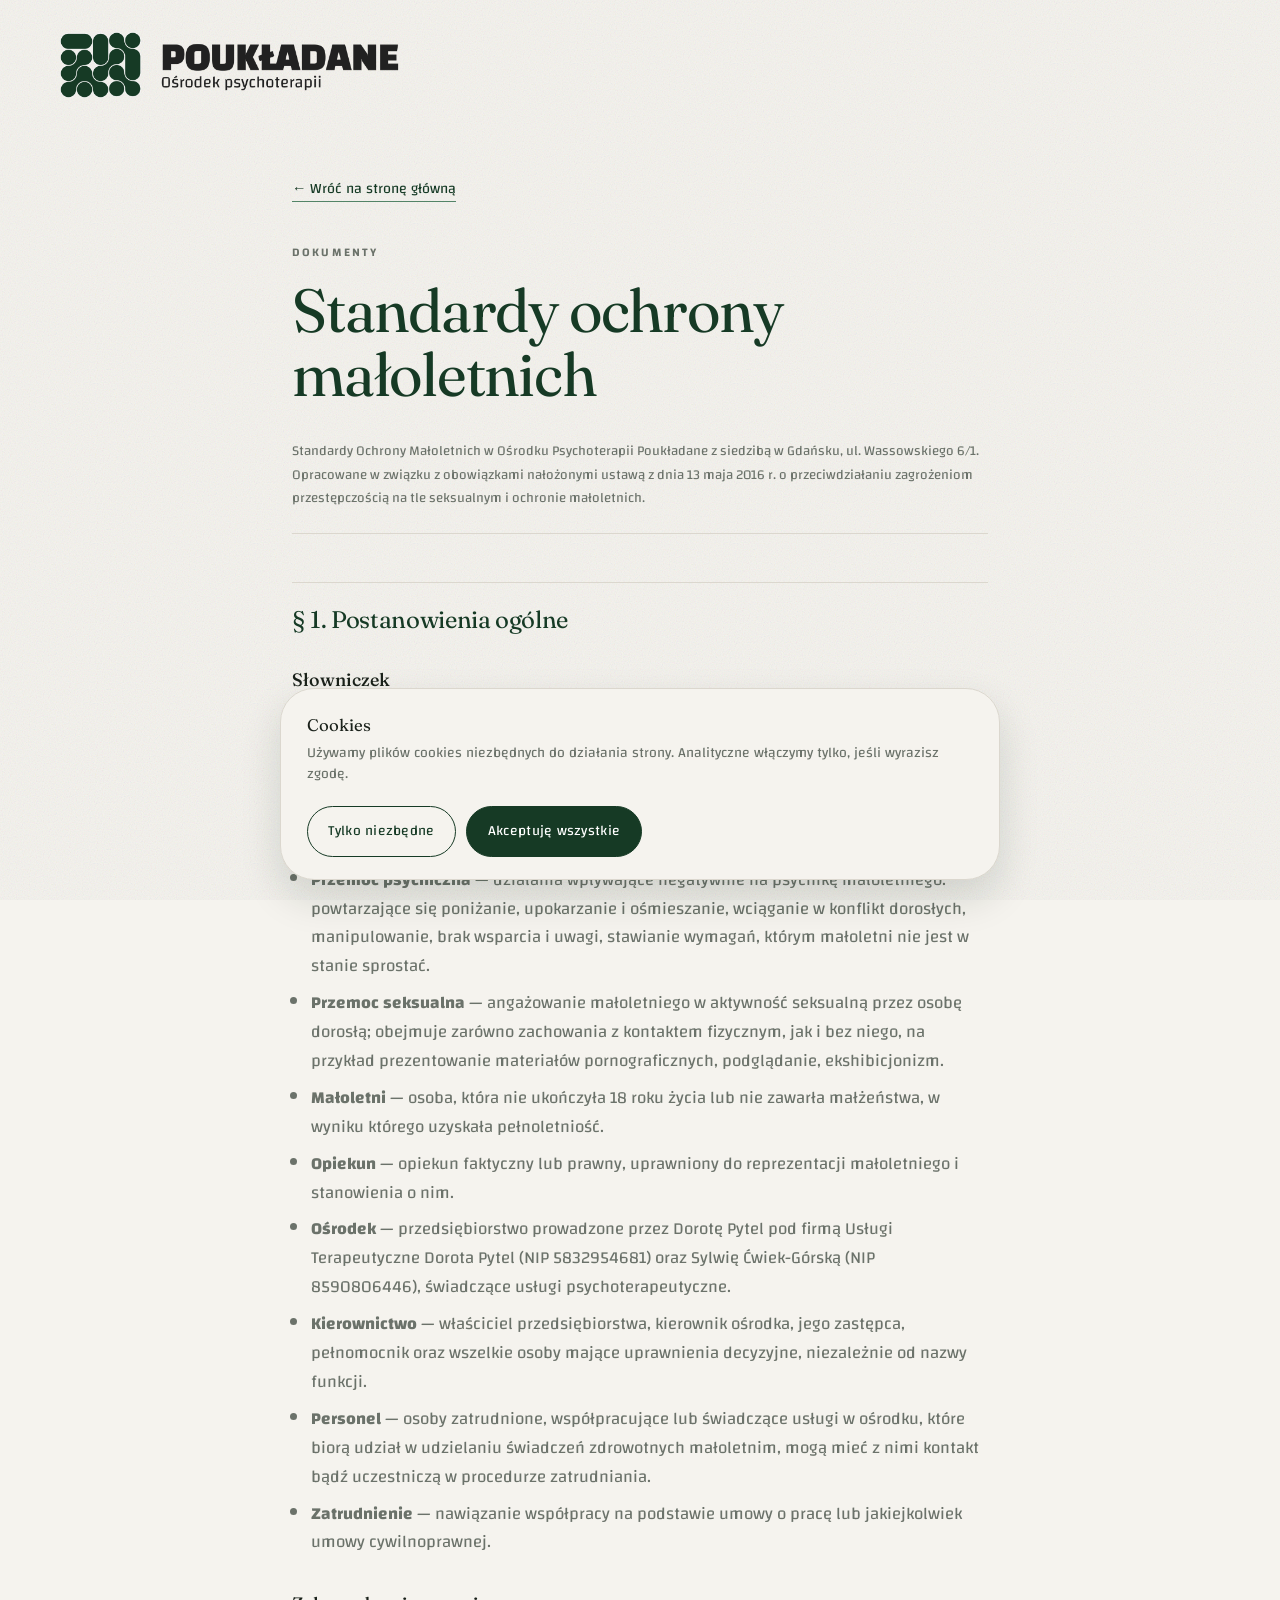
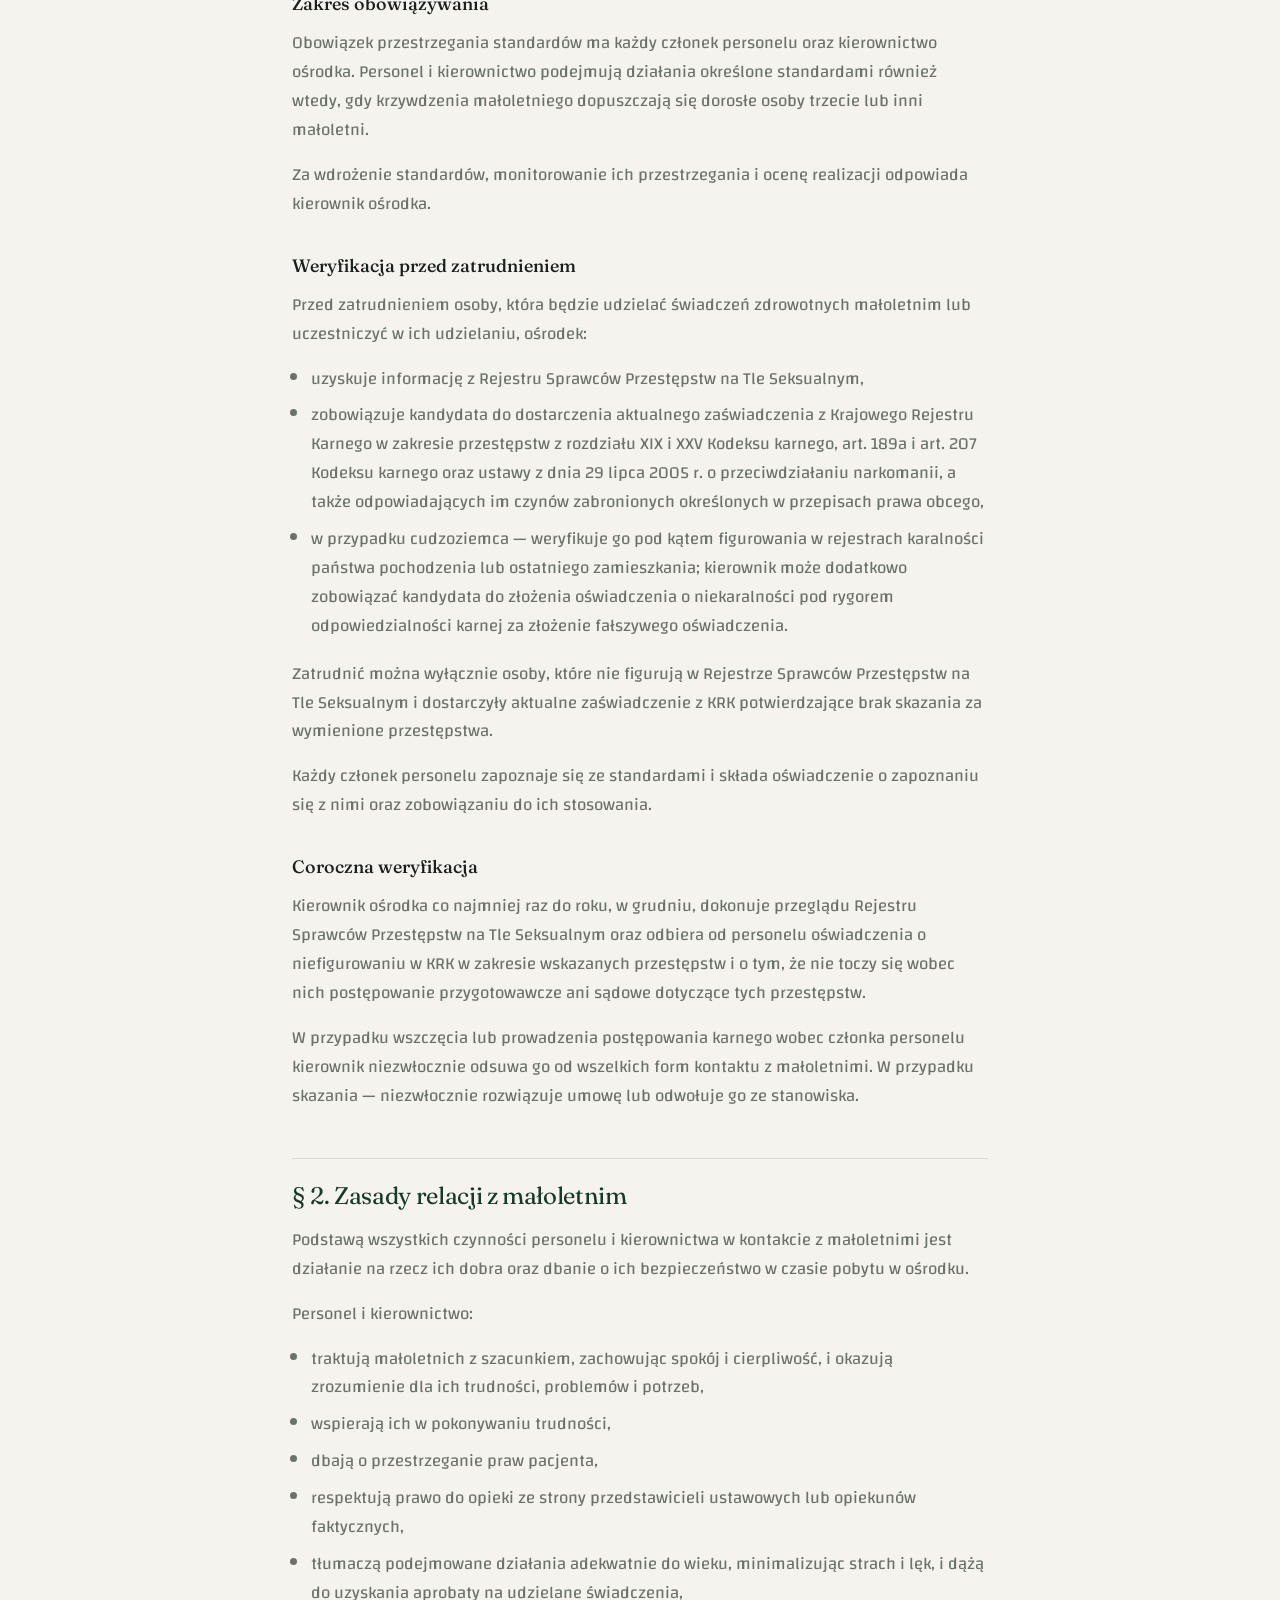
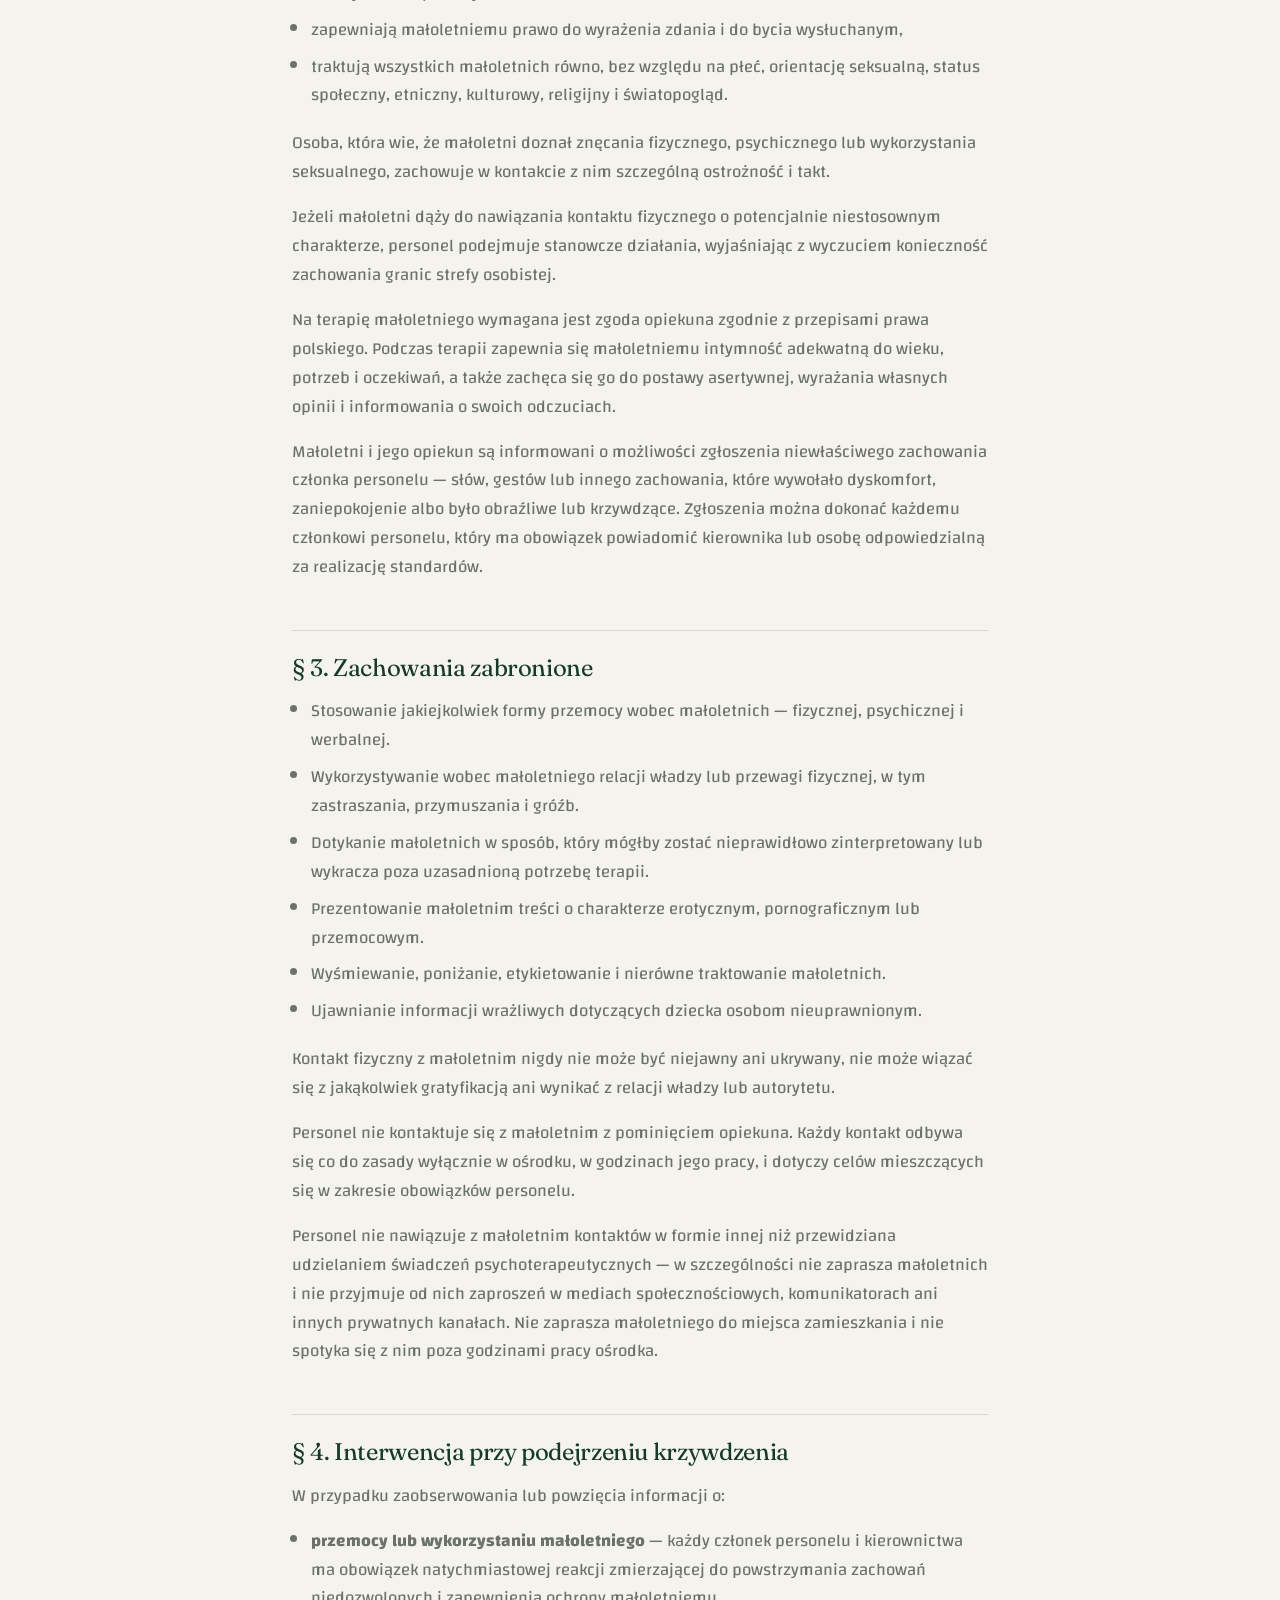
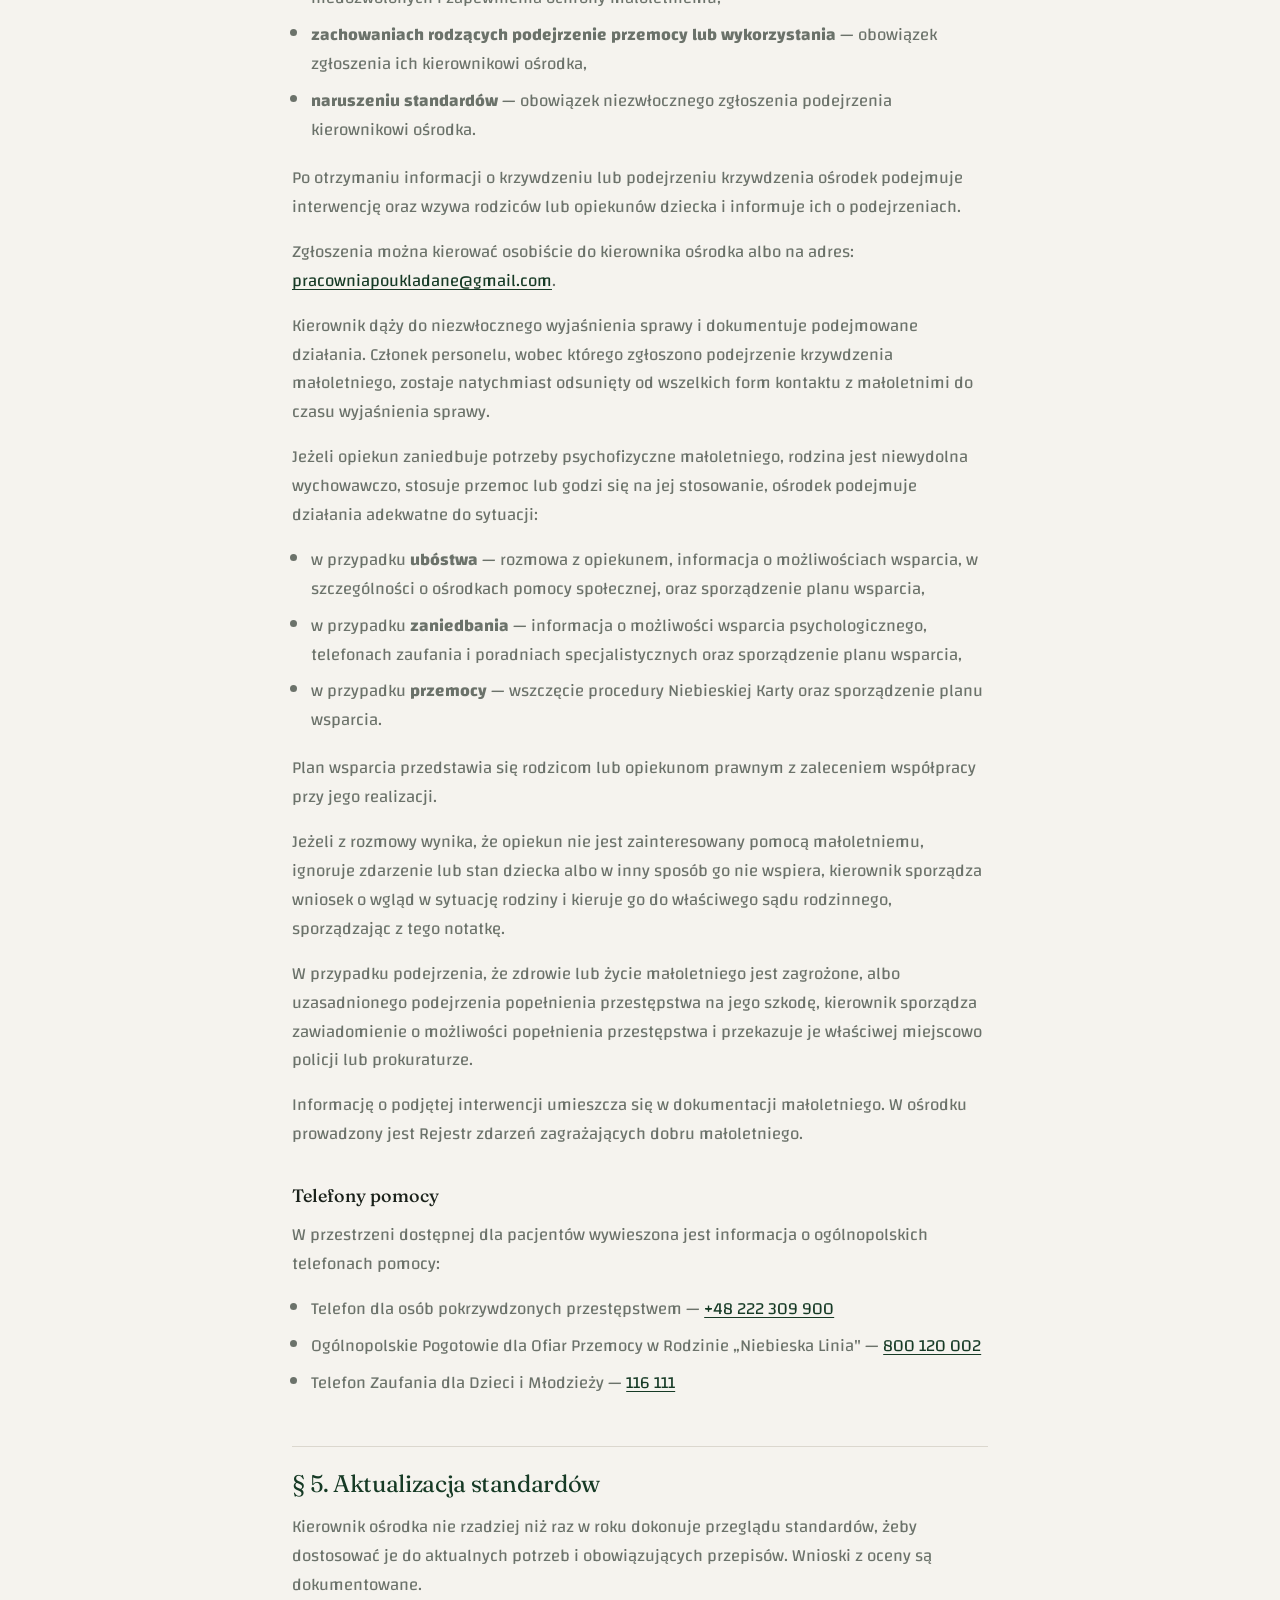
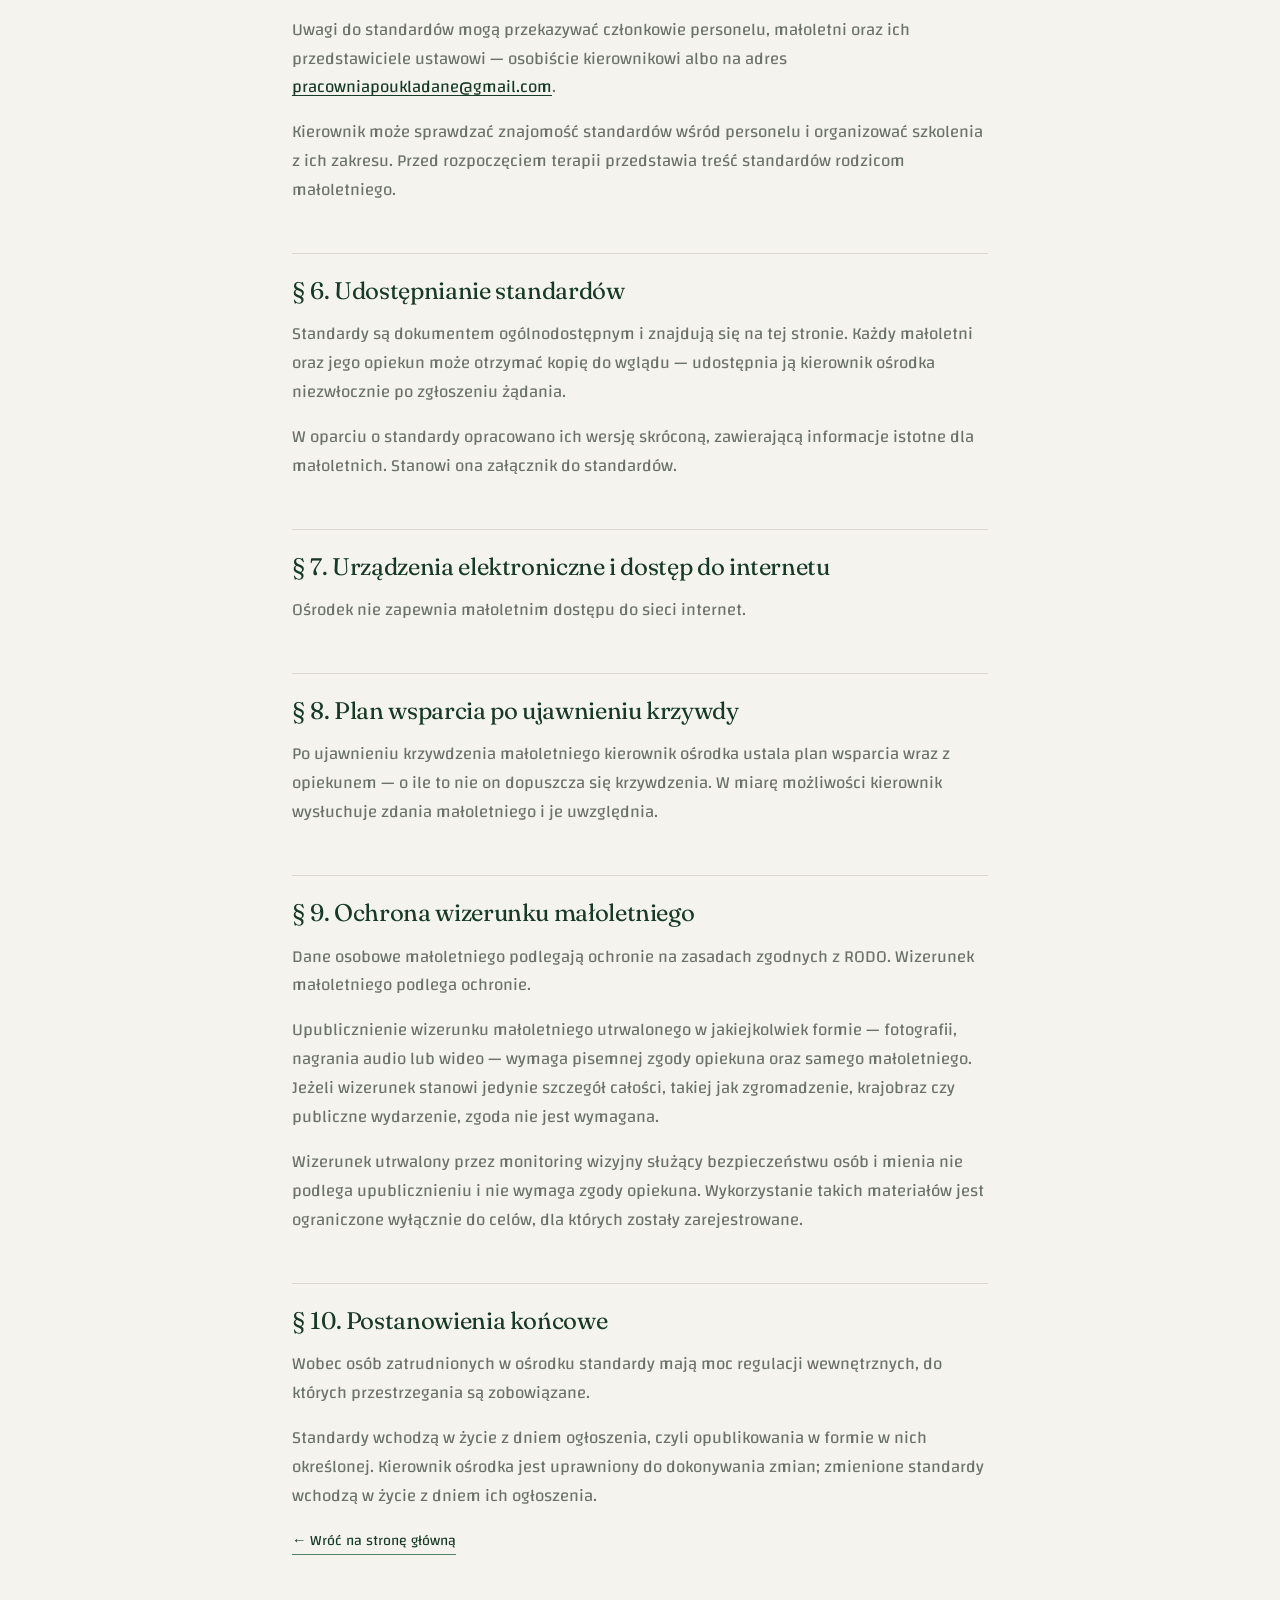
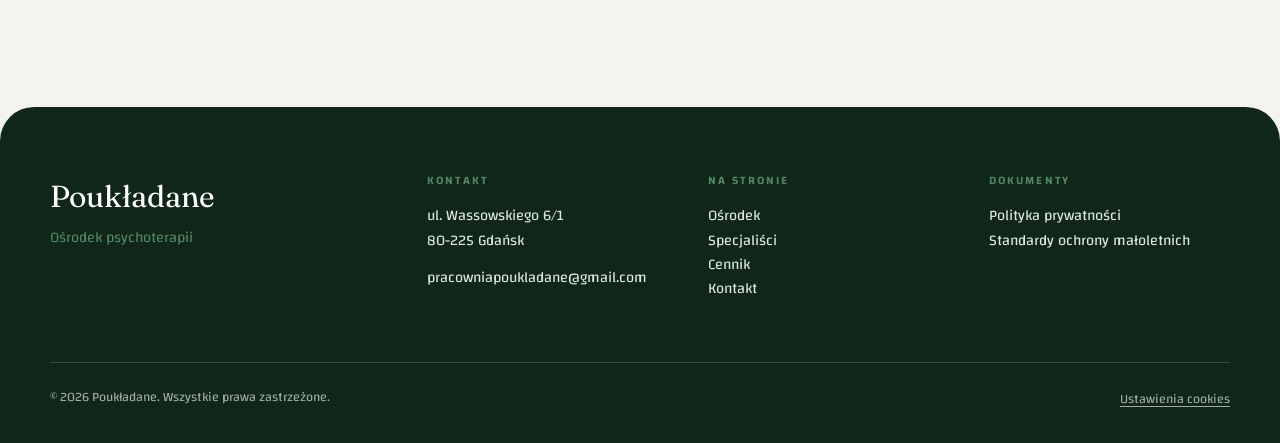
<file: standardy-ochrony-maloletnich.html>
<!DOCTYPE html>
<html lang="pl">
<head>
<meta charset="utf-8">
<meta name="viewport" content="width=device-width, initial-scale=1">
<title>Standardy ochrony małoletnich — Poukładane</title>
<meta name="robots" content="noindex">
<link rel="icon" href="fav.png" type="image/png">
<link rel="preconnect" href="https://fonts.googleapis.com">
<link rel="preconnect" href="https://fonts.gstatic.com" crossorigin>
<link href="https://fonts.googleapis.com/css2?family=Changa:wght@200..800&family=Fraunces:opsz,wght@9..144,300..700&display=swap" rel="stylesheet">
<link rel="stylesheet" href="styles.css">
</head>
<body>

<header class="masthead">
  <a class="masthead__logo" href="index.html">
    <img class="logo" src="logo.png" alt="Poukładane — Ośrodek psychoterapii">
  </a>
</header>

<main class="doc">
  <a class="doc__back" href="index.html">← Wróć na stronę główną</a>

  <p class="eyebrow">Dokumenty</p>
  <h1>Standardy ochrony małoletnich</h1>

  <p class="doc__meta">Standardy Ochrony Małoletnich w Ośrodku Psychoterapii Poukładane
  z siedzibą w Gdańsku, ul. Wassowskiego 6/1. Opracowane w związku z obowiązkami nałożonymi
  ustawą z dnia 13 maja 2016 r. o przeciwdziałaniu zagrożeniom przestępczością na tle seksualnym
  i ochronie małoletnich.</p>

  <h2>§ 1. Postanowienia ogólne</h2>

  <h3>Słowniczek</h3>
  <ul>
    <li><strong>Krzywdzenie małoletniego</strong> — popełnienie czynu zabronionego lub karalnego
    na szkodę małoletniego przez jakąkolwiek osobę, w tym członka personelu, a także zagrożenie
    dobra małoletniego, w tym jego zaniedbywanie.</li>
    <li><strong>Przemoc fizyczna</strong> — celowe uszkodzenie ciała i zadawanie bólu; skutkiem
    mogą być złamania, siniaki, rany cięte, poparzenia, obrażenia wewnętrzne.</li>
    <li><strong>Przemoc psychiczna</strong> — działania wpływające negatywnie na psychikę
    małoletniego: powtarzające się poniżanie, upokarzanie i ośmieszanie, wciąganie w konflikt
    dorosłych, manipulowanie, brak wsparcia i uwagi, stawianie wymagań, którym małoletni
    nie jest w stanie sprostać.</li>
    <li><strong>Przemoc seksualna</strong> — angażowanie małoletniego w aktywność seksualną
    przez osobę dorosłą; obejmuje zarówno zachowania z kontaktem fizycznym, jak i bez niego,
    na przykład prezentowanie materiałów pornograficznych, podglądanie, ekshibicjonizm.</li>
    <li><strong>Małoletni</strong> — osoba, która nie ukończyła 18 roku życia lub nie zawarła
    małżeństwa, w wyniku którego uzyskała pełnoletniość.</li>
    <li><strong>Opiekun</strong> — opiekun faktyczny lub prawny, uprawniony do reprezentacji
    małoletniego i stanowienia o nim.</li>
    <li><strong>Ośrodek</strong> — przedsiębiorstwo prowadzone przez Dorotę Pytel pod firmą
    Usługi Terapeutyczne Dorota Pytel (NIP 5832954681) oraz Sylwię Ćwiek-Górską (NIP 8590806446),
    świadczące usługi psychoterapeutyczne.</li>
    <li><strong>Kierownictwo</strong> — właściciel przedsiębiorstwa, kierownik ośrodka, jego
    zastępca, pełnomocnik oraz wszelkie osoby mające uprawnienia decyzyjne, niezależnie od nazwy funkcji.</li>
    <li><strong>Personel</strong> — osoby zatrudnione, współpracujące lub świadczące usługi
    w ośrodku, które biorą udział w udzielaniu świadczeń zdrowotnych małoletnim, mogą mieć
    z nimi kontakt bądź uczestniczą w procedurze zatrudniania.</li>
    <li><strong>Zatrudnienie</strong> — nawiązanie współpracy na podstawie umowy o pracę
    lub jakiejkolwiek umowy cywilnoprawnej.</li>
  </ul>

  <h3>Zakres obowiązywania</h3>
  <p>Obowiązek przestrzegania standardów ma każdy członek personelu oraz kierownictwo ośrodka.
  Personel i kierownictwo podejmują działania określone standardami również wtedy, gdy krzywdzenia
  małoletniego dopuszczają się dorosłe osoby trzecie lub inni małoletni.</p>
  <p>Za wdrożenie standardów, monitorowanie ich przestrzegania i ocenę realizacji odpowiada
  kierownik ośrodka.</p>

  <h3>Weryfikacja przed zatrudnieniem</h3>
  <p>Przed zatrudnieniem osoby, która będzie udzielać świadczeń zdrowotnych małoletnim lub
  uczestniczyć w ich udzielaniu, ośrodek:</p>
  <ul>
    <li>uzyskuje informację z Rejestru Sprawców Przestępstw na Tle Seksualnym,</li>
    <li>zobowiązuje kandydata do dostarczenia aktualnego zaświadczenia z Krajowego Rejestru Karnego
    w zakresie przestępstw z rozdziału XIX i XXV Kodeksu karnego, art. 189a i art. 207 Kodeksu karnego
    oraz ustawy z dnia 29 lipca 2005 r. o przeciwdziałaniu narkomanii, a także odpowiadających im
    czynów zabronionych określonych w przepisach prawa obcego,</li>
    <li>w przypadku cudzoziemca — weryfikuje go pod kątem figurowania w rejestrach karalności
    państwa pochodzenia lub ostatniego zamieszkania; kierownik może dodatkowo zobowiązać
    kandydata do złożenia oświadczenia o niekaralności pod rygorem odpowiedzialności karnej
    za złożenie fałszywego oświadczenia.</li>
  </ul>
  <p>Zatrudnić można wyłącznie osoby, które nie figurują w Rejestrze Sprawców Przestępstw na Tle
  Seksualnym i dostarczyły aktualne zaświadczenie z KRK potwierdzające brak skazania za wymienione
  przestępstwa.</p>
  <p>Każdy członek personelu zapoznaje się ze standardami i składa oświadczenie o zapoznaniu się
  z nimi oraz zobowiązaniu do ich stosowania.</p>

  <h3>Coroczna weryfikacja</h3>
  <p>Kierownik ośrodka co najmniej raz do roku, w grudniu, dokonuje przeglądu Rejestru Sprawców
  Przestępstw na Tle Seksualnym oraz odbiera od personelu oświadczenia o niefigurowaniu w KRK
  w zakresie wskazanych przestępstw i o tym, że nie toczy się wobec nich postępowanie
  przygotowawcze ani sądowe dotyczące tych przestępstw.</p>
  <p>W przypadku wszczęcia lub prowadzenia postępowania karnego wobec członka personelu kierownik
  niezwłocznie odsuwa go od wszelkich form kontaktu z małoletnimi. W przypadku skazania —
  niezwłocznie rozwiązuje umowę lub odwołuje go ze stanowiska.</p>

  <h2>§ 2. Zasady relacji z małoletnim</h2>
  <p>Podstawą wszystkich czynności personelu i kierownictwa w kontakcie z małoletnimi jest
  działanie na rzecz ich dobra oraz dbanie o ich bezpieczeństwo w czasie pobytu w ośrodku.</p>
  <p>Personel i kierownictwo:</p>
  <ul>
    <li>traktują małoletnich z szacunkiem, zachowując spokój i cierpliwość, i okazują zrozumienie
    dla ich trudności, problemów i potrzeb,</li>
    <li>wspierają ich w pokonywaniu trudności,</li>
    <li>dbają o przestrzeganie praw pacjenta,</li>
    <li>respektują prawo do opieki ze strony przedstawicieli ustawowych lub opiekunów faktycznych,</li>
    <li>tłumaczą podejmowane działania adekwatnie do wieku, minimalizując strach i lęk,
    i dążą do uzyskania aprobaty na udzielane świadczenia,</li>
    <li>zapewniają małoletniemu prawo do wyrażenia zdania i do bycia wysłuchanym,</li>
    <li>traktują wszystkich małoletnich równo, bez względu na płeć, orientację seksualną,
    status społeczny, etniczny, kulturowy, religijny i światopogląd.</li>
  </ul>
  <p>Osoba, która wie, że małoletni doznał znęcania fizycznego, psychicznego lub wykorzystania
  seksualnego, zachowuje w kontakcie z nim szczególną ostrożność i takt.</p>
  <p>Jeżeli małoletni dąży do nawiązania kontaktu fizycznego o potencjalnie niestosownym
  charakterze, personel podejmuje stanowcze działania, wyjaśniając z wyczuciem konieczność
  zachowania granic strefy osobistej.</p>
  <p>Na terapię małoletniego wymagana jest zgoda opiekuna zgodnie z przepisami prawa polskiego.
  Podczas terapii zapewnia się małoletniemu intymność adekwatną do wieku, potrzeb i oczekiwań,
  a także zachęca się go do postawy asertywnej, wyrażania własnych opinii i informowania
  o swoich odczuciach.</p>
  <p>Małoletni i jego opiekun są informowani o możliwości zgłoszenia niewłaściwego zachowania
  członka personelu — słów, gestów lub innego zachowania, które wywołało dyskomfort, zaniepokojenie
  albo było obraźliwe lub krzywdzące. Zgłoszenia można dokonać każdemu członkowi personelu, który
  ma obowiązek powiadomić kierownika lub osobę odpowiedzialną za realizację standardów.</p>

  <h2>§ 3. Zachowania zabronione</h2>
  <ul>
    <li>Stosowanie jakiejkolwiek formy przemocy wobec małoletnich — fizycznej, psychicznej i werbalnej.</li>
    <li>Wykorzystywanie wobec małoletniego relacji władzy lub przewagi fizycznej, w tym zastraszania,
    przymuszania i gróźb.</li>
    <li>Dotykanie małoletnich w sposób, który mógłby zostać nieprawidłowo zinterpretowany
    lub wykracza poza uzasadnioną potrzebę terapii.</li>
    <li>Prezentowanie małoletnim treści o charakterze erotycznym, pornograficznym lub przemocowym.</li>
    <li>Wyśmiewanie, poniżanie, etykietowanie i nierówne traktowanie małoletnich.</li>
    <li>Ujawnianie informacji wrażliwych dotyczących dziecka osobom nieuprawnionym.</li>
  </ul>
  <p>Kontakt fizyczny z małoletnim nigdy nie może być niejawny ani ukrywany, nie może wiązać się
  z jakąkolwiek gratyfikacją ani wynikać z relacji władzy lub autorytetu.</p>
  <p>Personel nie kontaktuje się z małoletnim z pominięciem opiekuna. Każdy kontakt odbywa się
  co do zasady wyłącznie w ośrodku, w godzinach jego pracy, i dotyczy celów mieszczących się
  w zakresie obowiązków personelu.</p>
  <p>Personel nie nawiązuje z małoletnim kontaktów w formie innej niż przewidziana udzielaniem
  świadczeń psychoterapeutycznych — w szczególności nie zaprasza małoletnich i nie przyjmuje
  od nich zaproszeń w mediach społecznościowych, komunikatorach ani innych prywatnych kanałach.
  Nie zaprasza małoletniego do miejsca zamieszkania i nie spotyka się z nim poza godzinami
  pracy ośrodka.</p>

  <h2>§ 4. Interwencja przy podejrzeniu krzywdzenia</h2>
  <p>W przypadku zaobserwowania lub powzięcia informacji o:</p>
  <ul>
    <li><strong>przemocy lub wykorzystaniu małoletniego</strong> — każdy członek personelu
    i kierownictwa ma obowiązek natychmiastowej reakcji zmierzającej do powstrzymania zachowań
    niedozwolonych i zapewnienia ochrony małoletniemu,</li>
    <li><strong>zachowaniach rodzących podejrzenie przemocy lub wykorzystania</strong> —
    obowiązek zgłoszenia ich kierownikowi ośrodka,</li>
    <li><strong>naruszeniu standardów</strong> — obowiązek niezwłocznego zgłoszenia podejrzenia
    kierownikowi ośrodka.</li>
  </ul>
  <p>Po otrzymaniu informacji o krzywdzeniu lub podejrzeniu krzywdzenia ośrodek podejmuje
  interwencję oraz wzywa rodziców lub opiekunów dziecka i informuje ich o podejrzeniach.</p>
  <p>Zgłoszenia można kierować osobiście do kierownika ośrodka albo na adres:
  <a href="mailto:pracowniapoukladane@gmail.com">pracowniapoukladane@gmail.com</a>.</p>
  <p>Kierownik dąży do niezwłocznego wyjaśnienia sprawy i dokumentuje podejmowane działania.
  Członek personelu, wobec którego zgłoszono podejrzenie krzywdzenia małoletniego, zostaje
  natychmiast odsunięty od wszelkich form kontaktu z małoletnimi do czasu wyjaśnienia sprawy.</p>
  <p>Jeżeli opiekun zaniedbuje potrzeby psychofizyczne małoletniego, rodzina jest niewydolna
  wychowawczo, stosuje przemoc lub godzi się na jej stosowanie, ośrodek podejmuje działania
  adekwatne do sytuacji:</p>
  <ul>
    <li>w przypadku <strong>ubóstwa</strong> — rozmowa z opiekunem, informacja o możliwościach
    wsparcia, w szczególności o ośrodkach pomocy społecznej, oraz sporządzenie planu wsparcia,</li>
    <li>w przypadku <strong>zaniedbania</strong> — informacja o możliwości wsparcia
    psychologicznego, telefonach zaufania i poradniach specjalistycznych oraz sporządzenie
    planu wsparcia,</li>
    <li>w przypadku <strong>przemocy</strong> — wszczęcie procedury Niebieskiej Karty
    oraz sporządzenie planu wsparcia.</li>
  </ul>
  <p>Plan wsparcia przedstawia się rodzicom lub opiekunom prawnym z zaleceniem współpracy
  przy jego realizacji.</p>
  <p>Jeżeli z rozmowy wynika, że opiekun nie jest zainteresowany pomocą małoletniemu, ignoruje
  zdarzenie lub stan dziecka albo w inny sposób go nie wspiera, kierownik sporządza wniosek
  o wgląd w sytuację rodziny i kieruje go do właściwego sądu rodzinnego, sporządzając z tego notatkę.</p>
  <p>W przypadku podejrzenia, że zdrowie lub życie małoletniego jest zagrożone, albo uzasadnionego
  podejrzenia popełnienia przestępstwa na jego szkodę, kierownik sporządza zawiadomienie
  o możliwości popełnienia przestępstwa i przekazuje je właściwej miejscowo policji lub prokuraturze.</p>
  <p>Informację o podjętej interwencji umieszcza się w dokumentacji małoletniego. W ośrodku
  prowadzony jest Rejestr zdarzeń zagrażających dobru małoletniego.</p>

  <h3>Telefony pomocy</h3>
  <p>W przestrzeni dostępnej dla pacjentów wywieszona jest informacja o ogólnopolskich telefonach
  pomocy:</p>
  <ul>
    <li>Telefon dla osób pokrzywdzonych przestępstwem — <a href="tel:+48222309900">+48 222 309 900</a></li>
    <li>Ogólnopolskie Pogotowie dla Ofiar Przemocy w Rodzinie „Niebieska Linia" —
    <a href="tel:800120002">800 120 002</a></li>
    <li>Telefon Zaufania dla Dzieci i Młodzieży — <a href="tel:116111">116 111</a></li>
  </ul>

  <h2>§ 5. Aktualizacja standardów</h2>
  <p>Kierownik ośrodka nie rzadziej niż raz w roku dokonuje przeglądu standardów, żeby dostosować
  je do aktualnych potrzeb i obowiązujących przepisów. Wnioski z oceny są dokumentowane.</p>
  <p>Uwagi do standardów mogą przekazywać członkowie personelu, małoletni oraz ich przedstawiciele
  ustawowi — osobiście kierownikowi albo na adres
  <a href="mailto:pracowniapoukladane@gmail.com">pracowniapoukladane@gmail.com</a>.</p>
  <p>Kierownik może sprawdzać znajomość standardów wśród personelu i organizować szkolenia
  z ich zakresu. Przed rozpoczęciem terapii przedstawia treść standardów rodzicom małoletniego.</p>

  <h2>§ 6. Udostępnianie standardów</h2>
  <p>Standardy są dokumentem ogólnodostępnym i znajdują się na tej stronie. Każdy małoletni
  oraz jego opiekun może otrzymać kopię do wglądu — udostępnia ją kierownik ośrodka niezwłocznie
  po zgłoszeniu żądania.</p>
  <p>W oparciu o standardy opracowano ich wersję skróconą, zawierającą informacje istotne
  dla małoletnich. Stanowi ona załącznik do standardów.</p>

  <h2>§ 7. Urządzenia elektroniczne i dostęp do internetu</h2>
  <p>Ośrodek nie zapewnia małoletnim dostępu do sieci internet.</p>

  <h2>§ 8. Plan wsparcia po ujawnieniu krzywdy</h2>
  <p>Po ujawnieniu krzywdzenia małoletniego kierownik ośrodka ustala plan wsparcia wraz
  z opiekunem — o ile to nie on dopuszcza się krzywdzenia. W miarę możliwości kierownik
  wysłuchuje zdania małoletniego i je uwzględnia.</p>

  <h2>§ 9. Ochrona wizerunku małoletniego</h2>
  <p>Dane osobowe małoletniego podlegają ochronie na zasadach zgodnych z RODO. Wizerunek
  małoletniego podlega ochronie.</p>
  <p>Upublicznienie wizerunku małoletniego utrwalonego w jakiejkolwiek formie — fotografii,
  nagrania audio lub wideo — wymaga pisemnej zgody opiekuna oraz samego małoletniego.
  Jeżeli wizerunek stanowi jedynie szczegół całości, takiej jak zgromadzenie, krajobraz
  czy publiczne wydarzenie, zgoda nie jest wymagana.</p>
  <p>Wizerunek utrwalony przez monitoring wizyjny służący bezpieczeństwu osób i mienia
  nie podlega upublicznieniu i nie wymaga zgody opiekuna. Wykorzystanie takich materiałów
  jest ograniczone wyłącznie do celów, dla których zostały zarejestrowane.</p>

  <h2>§ 10. Postanowienia końcowe</h2>
  <p>Wobec osób zatrudnionych w ośrodku standardy mają moc regulacji wewnętrznych, do których
  przestrzegania są zobowiązane.</p>
  <p>Standardy wchodzą w życie z dniem ogłoszenia, czyli opublikowania w formie w nich określonej.
  Kierownik ośrodka jest uprawniony do dokonywania zmian; zmienione standardy wchodzą w życie
  z dniem ich ogłoszenia.</p>

  <p><a class="doc__back" href="index.html">← Wróć na stronę główną</a></p>
</main>

<footer class="footer">
  <div class="footer__inner">
    <div class="footer__brand">
      <p class="footer__name">Poukładane</p>
      <p class="footer__tag">Ośrodek psychoterapii</p>
    </div>
    <div class="footer__col">
      <p class="footer__head">Kontakt</p>
      <p>ul. Wassowskiego 6/1<br>80-225 Gdańsk</p>
      <p><a href="mailto:pracowniapoukladane@gmail.com">pracowniapoukladane@gmail.com</a></p>
    </div>
    <div class="footer__col">
      <p class="footer__head">Na stronie</p>
      <p>
        <a href="index.html#osrodek">Ośrodek</a><br>
        <a href="index.html#specjalisci">Specjaliści</a><br>
        <a href="index.html#cennik">Cennik</a><br>
        <a href="index.html#kontakt">Kontakt</a>
      </p>
    </div>
    <div class="footer__col">
      <p class="footer__head">Dokumenty</p>
      <p>
        <a href="polityka-prywatnosci.html">Polityka prywatności</a><br>
        <a href="standardy-ochrony-maloletnich.html">Standardy ochrony małoletnich</a>
      </p>
    </div>
  </div>

  <div class="footer__base">
    <p>© <span id="year">2026</span> Poukładane. Wszystkie prawa zastrzeżone.</p>
    <p><button class="footer__cookies" type="button" data-cookie-reopen>Ustawienia cookies</button></p>
  </div>
</footer>

<!-- Powrót na górę -->
<button class="to-top" type="button" data-to-top aria-label="Wróć na górę strony">
  <svg viewBox="0 0 24 24" aria-hidden="true" focusable="false">
    <path d="M12 19V5M12 5l-6 6M12 5l6 6" fill="none" stroke="currentColor"
          stroke-width="1.8" stroke-linecap="round" stroke-linejoin="round"/>
  </svg>
</button>

<div class="cookies" id="cookies" hidden>
  <div class="cookies__text">
    <p class="cookies__title">Cookies</p>
    <p>Używamy plików cookies niezbędnych do działania strony. Analityczne włączymy tylko,
    jeśli wyrazisz zgodę.</p>
  </div>
  <div class="cookies__actions">
    <button class="btn btn--ghost" type="button" data-cookie="reject">Tylko niezbędne</button>
    <button class="btn" type="button" data-cookie="accept">Akceptuję wszystkie</button>
  </div>
</div>

<script src="doc.js"></script>
</body>
</html>
</file>
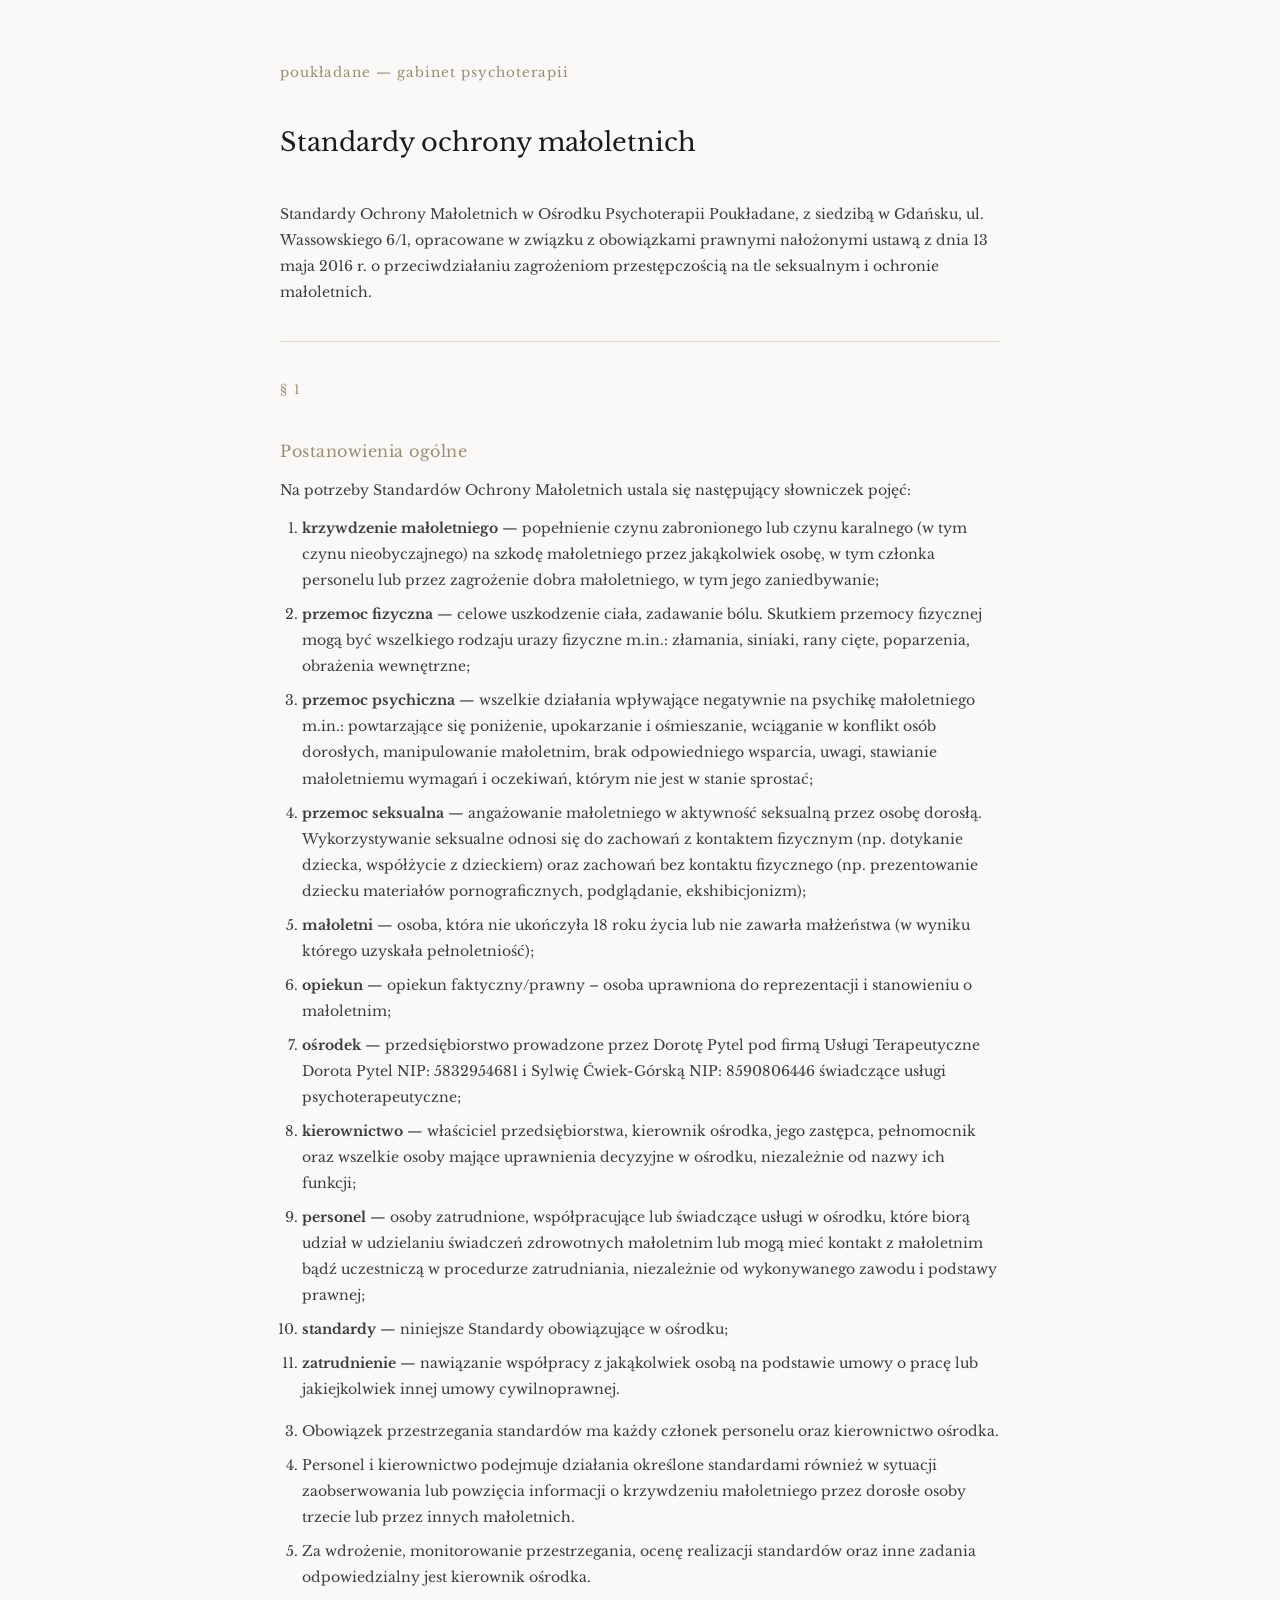
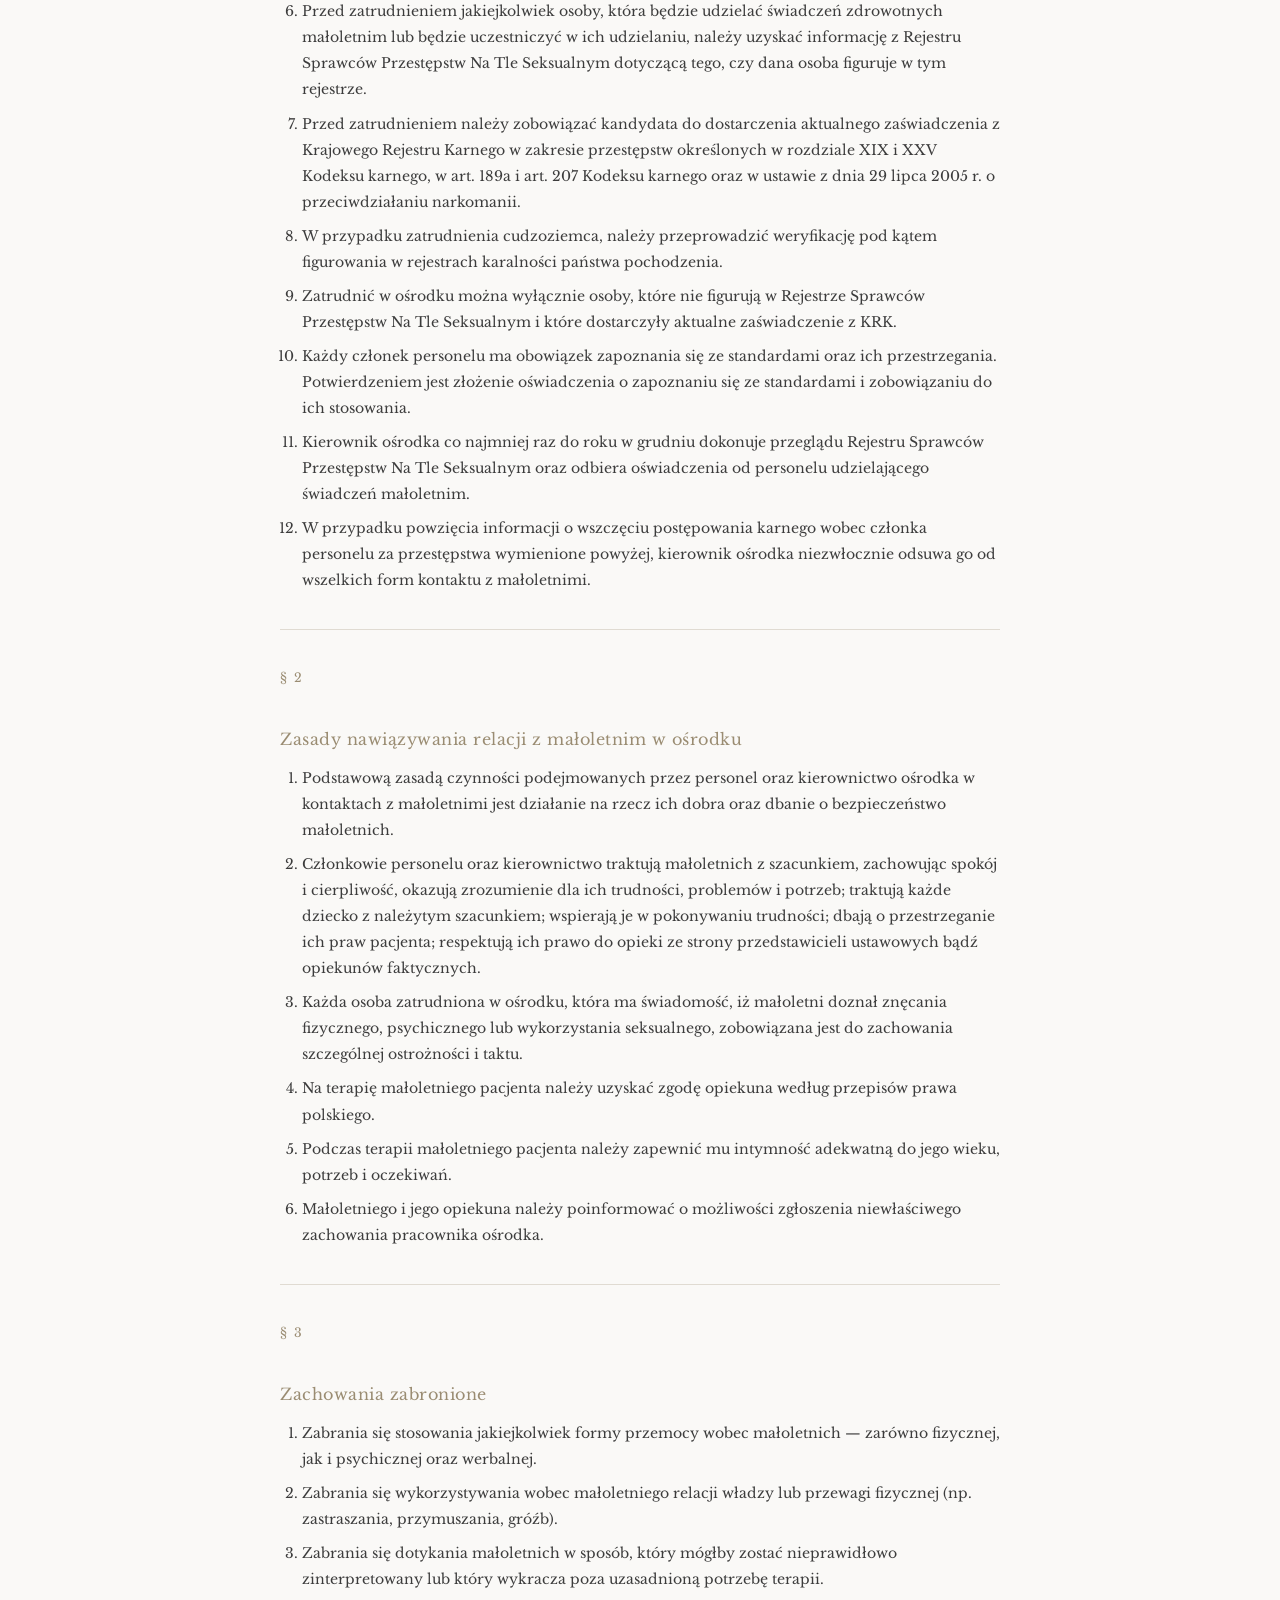
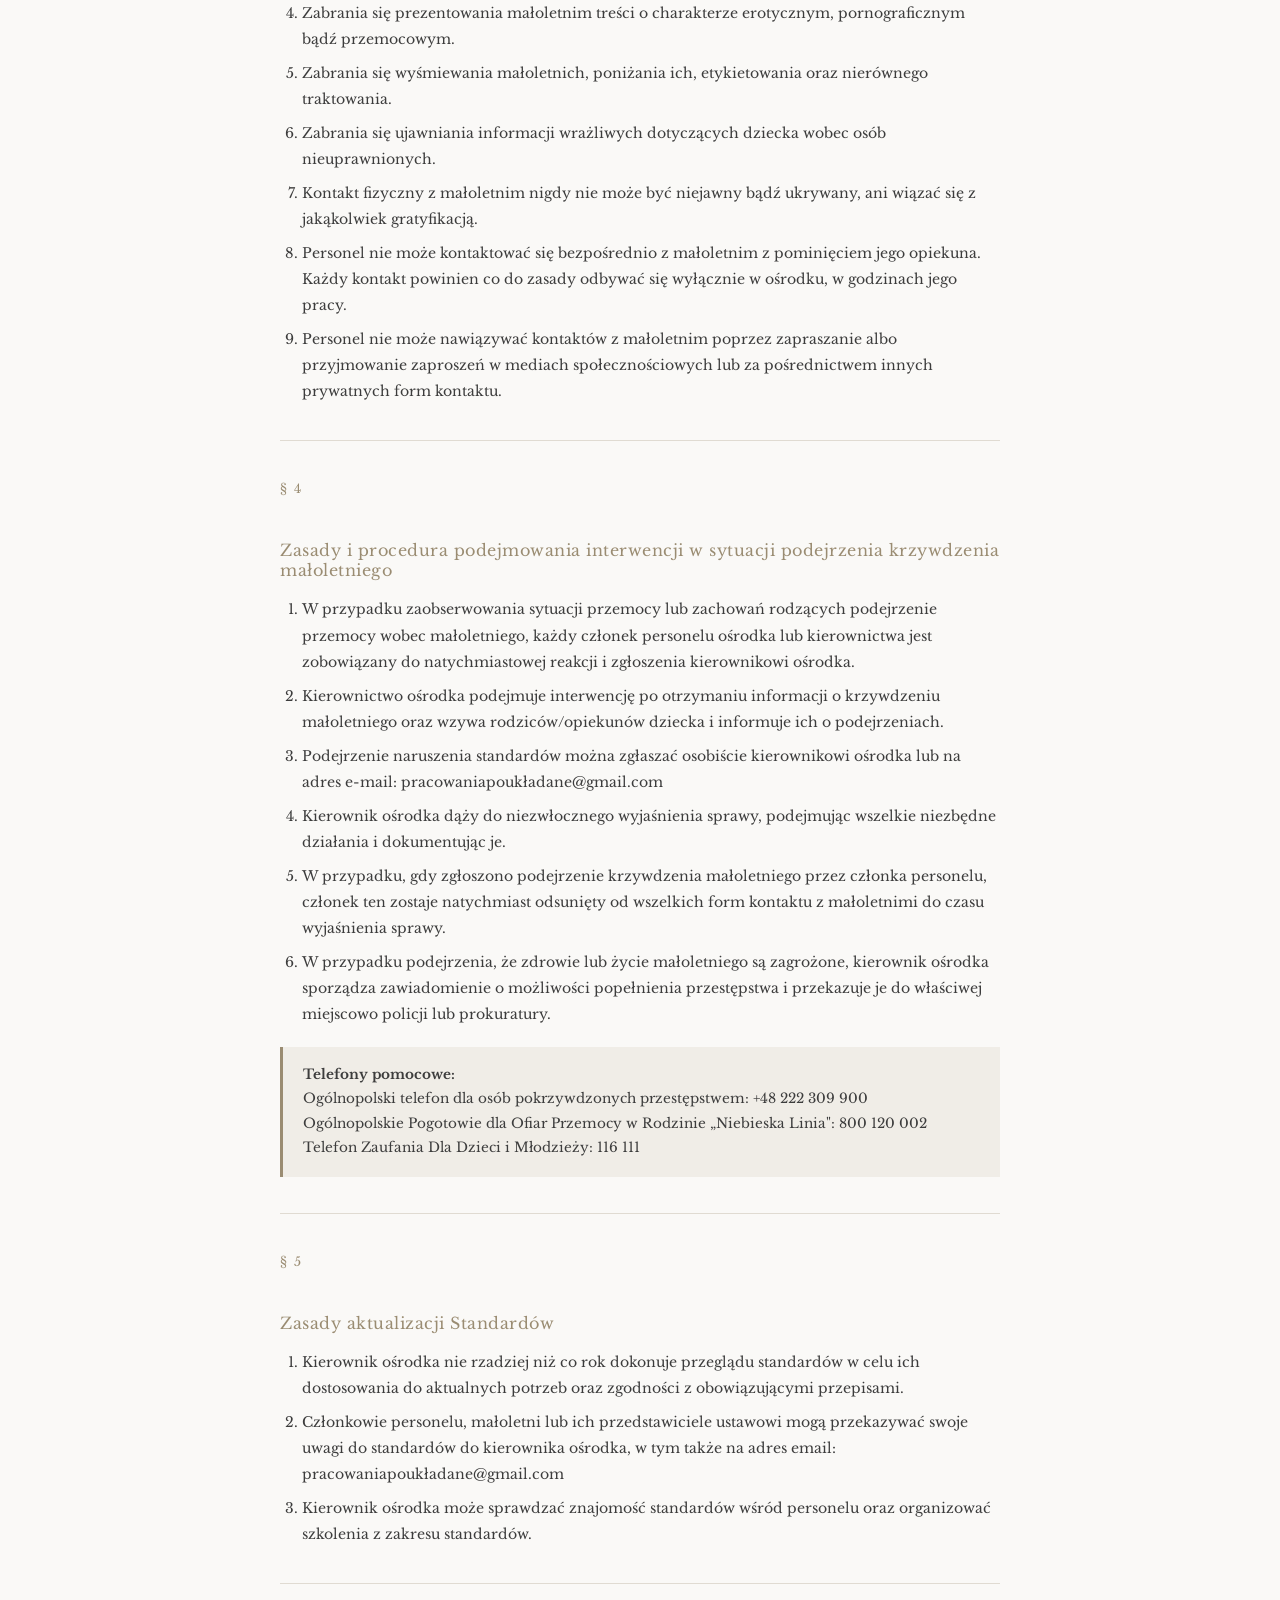
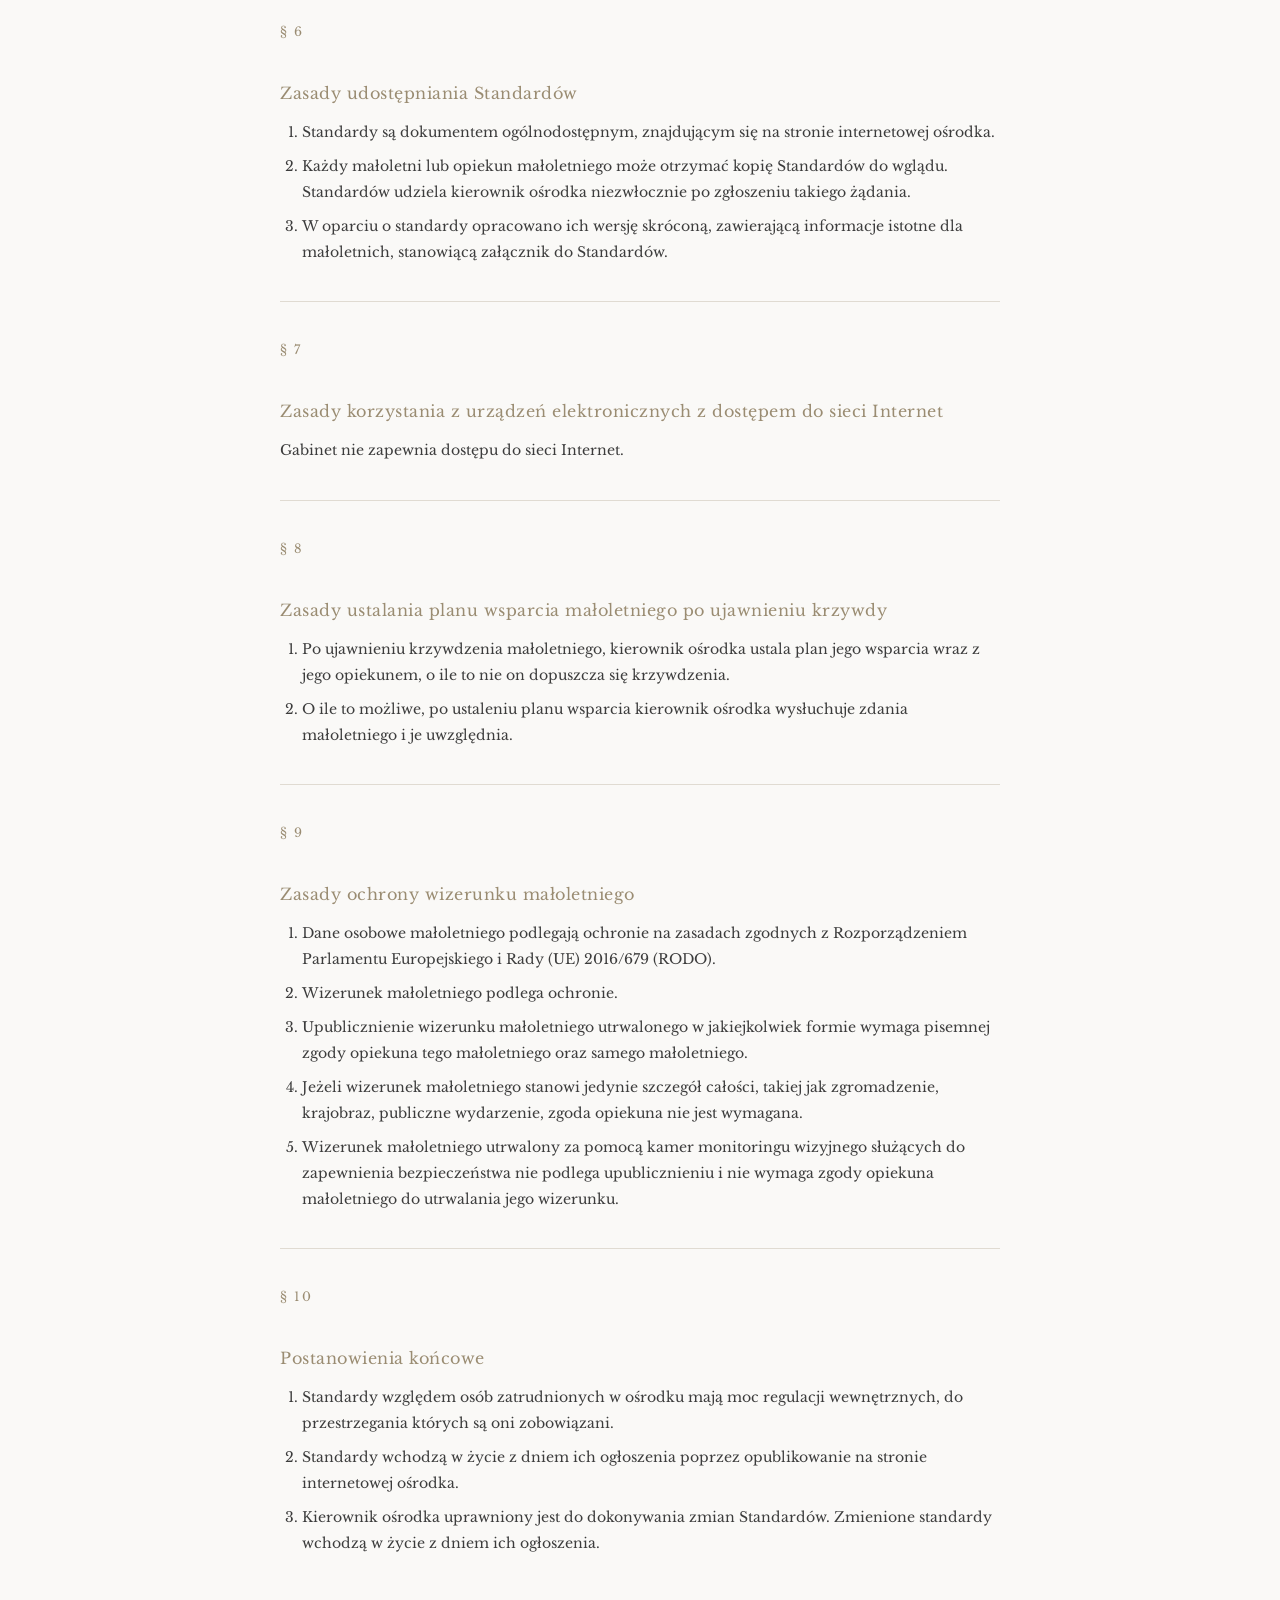
<file: Przedświt/ochrona-maloletnich.html>
<!DOCTYPE html>
<html lang="pl">
<head>
    <meta charset="UTF-8">
    <meta name="viewport" content="width=device-width, initial-scale=1.0">
    <title>Standardy ochrony małoletnich – poukładane</title>
    <link href="https://fonts.googleapis.com/css2?family=Libre+Baskerville:ital,wght@0,400;1,400&display=swap" rel="stylesheet">
    <style>
        * { margin: 0; padding: 0; box-sizing: border-box; }
        body {
            font-family: 'Libre Baskerville', 'Times New Roman', serif;
            background: #faf9f7;
            color: #2c2c2c;
            padding: 60px 20px 80px;
        }
        .container {
            max-width: 720px;
            margin: 0 auto;
        }
        .site-name {
            font-size: 0.85rem;
            color: #9a8c72;
            letter-spacing: 1px;
            margin-bottom: 40px;
        }
        h1 {
            font-size: 1.6rem;
            font-weight: 400;
            margin-bottom: 40px;
            color: #1a1a1a;
            line-height: 1.4;
        }
        h2 {
            font-size: 1rem;
            font-weight: 400;
            margin: 40px 0 16px;
            color: #9a8c72;
            letter-spacing: 0.5px;
        }
        h3 {
            font-size: 0.9rem;
            font-weight: 400;
            margin: 28px 0 10px;
            color: #1a1a1a;
        }
        p, li {
            font-size: 0.88rem;
            line-height: 1.85;
            color: #3c3c3c;
            margin-bottom: 12px;
        }
        ol, ul {
            padding-left: 22px;
            margin-bottom: 16px;
        }
        li { margin-bottom: 8px; }
        .par {
            border-top: 1px solid #e0dbd2;
            margin-top: 36px;
            padding-top: 36px;
        }
        .par-title {
            font-size: 0.78rem;
            letter-spacing: 1.5px;
            color: #9a8c72;
            margin-bottom: 6px;
        }
        .helpline {
            background: #f0ede7;
            border-left: 3px solid #9a8c72;
            padding: 16px 20px;
            margin: 20px 0;
            font-size: 0.85rem;
            line-height: 1.8;
            color: #3c3c3c;
        }
    </style>
</head>
<body>
<div class="container">
    <p class="site-name">poukładane — gabinet psychoterapii</p>
    <h1>Standardy ochrony małoletnich</h1>
    <p>Standardy Ochrony Małoletnich w Ośrodku Psychoterapii Poukładane, z siedzibą w Gdańsku, ul. Wassowskiego 6/1, opracowane w związku z obowiązkami prawnymi nałożonymi ustawą z dnia 13 maja 2016 r. o przeciwdziałaniu zagrożeniom przestępczością na tle seksualnym i ochronie małoletnich.</p>

    <div class="par">
        <p class="par-title">§ 1</p>
        <h2>Postanowienia ogólne</h2>
        <p>Na potrzeby Standardów Ochrony Małoletnich ustala się następujący słowniczek pojęć:</p>
        <ol>
            <li><strong>krzywdzenie małoletniego</strong> — popełnienie czynu zabronionego lub czynu karalnego (w tym czynu nieobyczajnego) na szkodę małoletniego przez jakąkolwiek osobę, w tym członka personelu lub przez zagrożenie dobra małoletniego, w tym jego zaniedbywanie;</li>
            <li><strong>przemoc fizyczna</strong> — celowe uszkodzenie ciała, zadawanie bólu. Skutkiem przemocy fizycznej mogą być wszelkiego rodzaju urazy fizyczne m.in.: złamania, siniaki, rany cięte, poparzenia, obrażenia wewnętrzne;</li>
            <li><strong>przemoc psychiczna</strong> — wszelkie działania wpływające negatywnie na psychikę małoletniego m.in.: powtarzające się poniżenie, upokarzanie i ośmieszanie, wciąganie w konflikt osób dorosłych, manipulowanie małoletnim, brak odpowiedniego wsparcia, uwagi, stawianie małoletniemu wymagań i oczekiwań, którym nie jest w stanie sprostać;</li>
            <li><strong>przemoc seksualna</strong> — angażowanie małoletniego w aktywność seksualną przez osobę dorosłą. Wykorzystywanie seksualne odnosi się do zachowań z kontaktem fizycznym (np. dotykanie dziecka, współżycie z dzieckiem) oraz zachowań bez kontaktu fizycznego (np. prezentowanie dziecku materiałów pornograficznych, podglądanie, ekshibicjonizm);</li>
            <li><strong>małoletni</strong> — osoba, która nie ukończyła 18 roku życia lub nie zawarła małżeństwa (w wyniku którego uzyskała pełnoletniość);</li>
            <li><strong>opiekun</strong> — opiekun faktyczny/prawny – osoba uprawniona do reprezentacji i stanowieniu o małoletnim;</li>
            <li><strong>ośrodek</strong> — przedsiębiorstwo prowadzone przez Dorotę Pytel pod firmą Usługi Terapeutyczne Dorota Pytel NIP: 5832954681 i Sylwię Ćwiek-Górską NIP: 8590806446 świadczące usługi psychoterapeutyczne;</li>
            <li><strong>kierownictwo</strong> — właściciel przedsiębiorstwa, kierownik ośrodka, jego zastępca, pełnomocnik oraz wszelkie osoby mające uprawnienia decyzyjne w ośrodku, niezależnie od nazwy ich funkcji;</li>
            <li><strong>personel</strong> — osoby zatrudnione, współpracujące lub świadczące usługi w ośrodku, które biorą udział w udzielaniu świadczeń zdrowotnych małoletnim lub mogą mieć kontakt z małoletnim bądź uczestniczą w procedurze zatrudniania, niezależnie od wykonywanego zawodu i podstawy prawnej;</li>
            <li><strong>standardy</strong> — niniejsze Standardy obowiązujące w ośrodku;</li>
            <li><strong>zatrudnienie</strong> — nawiązanie współpracy z jakąkolwiek osobą na podstawie umowy o pracę lub jakiejkolwiek innej umowy cywilnoprawnej.</li>
        </ol>
        <ol start="3">
            <li>Obowiązek przestrzegania standardów ma każdy członek personelu oraz kierownictwo ośrodka.</li>
            <li>Personel i kierownictwo podejmuje działania określone standardami również w sytuacji zaobserwowania lub powzięcia informacji o krzywdzeniu małoletniego przez dorosłe osoby trzecie lub przez innych małoletnich.</li>
            <li>Za wdrożenie, monitorowanie przestrzegania, ocenę realizacji standardów oraz inne zadania odpowiedzialny jest kierownik ośrodka.</li>
            <li>Przed zatrudnieniem jakiejkolwiek osoby, która będzie udzielać świadczeń zdrowotnych małoletnim lub będzie uczestniczyć w ich udzielaniu, należy uzyskać informację z Rejestru Sprawców Przestępstw Na Tle Seksualnym dotyczącą tego, czy dana osoba figuruje w tym rejestrze.</li>
            <li>Przed zatrudnieniem należy zobowiązać kandydata do dostarczenia aktualnego zaświadczenia z Krajowego Rejestru Karnego w zakresie przestępstw określonych w rozdziale XIX i XXV Kodeksu karnego, w art. 189a i art. 207 Kodeksu karnego oraz w ustawie z dnia 29 lipca 2005 r. o przeciwdziałaniu narkomanii.</li>
            <li>W przypadku zatrudnienia cudzoziemca, należy przeprowadzić weryfikację pod kątem figurowania w rejestrach karalności państwa pochodzenia.</li>
            <li>Zatrudnić w ośrodku można wyłącznie osoby, które nie figurują w Rejestrze Sprawców Przestępstw Na Tle Seksualnym i które dostarczyły aktualne zaświadczenie z KRK.</li>
            <li>Każdy członek personelu ma obowiązek zapoznania się ze standardami oraz ich przestrzegania. Potwierdzeniem jest złożenie oświadczenia o zapoznaniu się ze standardami i zobowiązaniu do ich stosowania.</li>
            <li>Kierownik ośrodka co najmniej raz do roku w grudniu dokonuje przeglądu Rejestru Sprawców Przestępstw Na Tle Seksualnym oraz odbiera oświadczenia od personelu udzielającego świadczeń małoletnim.</li>
            <li>W przypadku powzięcia informacji o wszczęciu postępowania karnego wobec członka personelu za przestępstwa wymienione powyżej, kierownik ośrodka niezwłocznie odsuwa go od wszelkich form kontaktu z małoletnimi.</li>
        </ol>
    </div>

    <div class="par">
        <p class="par-title">§ 2</p>
        <h2>Zasady nawiązywania relacji z małoletnim w ośrodku</h2>
        <ol>
            <li>Podstawową zasadą czynności podejmowanych przez personel oraz kierownictwo ośrodka w kontaktach z małoletnimi jest działanie na rzecz ich dobra oraz dbanie o bezpieczeństwo małoletnich.</li>
            <li>Członkowie personelu oraz kierownictwo traktują małoletnich z szacunkiem, zachowując spokój i cierpliwość, okazują zrozumienie dla ich trudności, problemów i potrzeb; traktują każde dziecko z należytym szacunkiem; wspierają je w pokonywaniu trudności; dbają o przestrzeganie ich praw pacjenta; respektują ich prawo do opieki ze strony przedstawicieli ustawowych bądź opiekunów faktycznych.</li>
            <li>Każda osoba zatrudniona w ośrodku, która ma świadomość, iż małoletni doznał znęcania fizycznego, psychicznego lub wykorzystania seksualnego, zobowiązana jest do zachowania szczególnej ostrożności i taktu.</li>
            <li>Na terapię małoletniego pacjenta należy uzyskać zgodę opiekuna według przepisów prawa polskiego.</li>
            <li>Podczas terapii małoletniego pacjenta należy zapewnić mu intymność adekwatną do jego wieku, potrzeb i oczekiwań.</li>
            <li>Małoletniego i jego opiekuna należy poinformować o możliwości zgłoszenia niewłaściwego zachowania pracownika ośrodka.</li>
        </ol>
    </div>

    <div class="par">
        <p class="par-title">§ 3</p>
        <h2>Zachowania zabronione</h2>
        <ol>
            <li>Zabrania się stosowania jakiejkolwiek formy przemocy wobec małoletnich — zarówno fizycznej, jak i psychicznej oraz werbalnej.</li>
            <li>Zabrania się wykorzystywania wobec małoletniego relacji władzy lub przewagi fizycznej (np. zastraszania, przymuszania, gróźb).</li>
            <li>Zabrania się dotykania małoletnich w sposób, który mógłby zostać nieprawidłowo zinterpretowany lub który wykracza poza uzasadnioną potrzebę terapii.</li>
            <li>Zabrania się prezentowania małoletnim treści o charakterze erotycznym, pornograficznym bądź przemocowym.</li>
            <li>Zabrania się wyśmiewania małoletnich, poniżania ich, etykietowania oraz nierównego traktowania.</li>
            <li>Zabrania się ujawniania informacji wrażliwych dotyczących dziecka wobec osób nieuprawnionych.</li>
            <li>Kontakt fizyczny z małoletnim nigdy nie może być niejawny bądź ukrywany, ani wiązać się z jakąkolwiek gratyfikacją.</li>
            <li>Personel nie może kontaktować się bezpośrednio z małoletnim z pominięciem jego opiekuna. Każdy kontakt powinien co do zasady odbywać się wyłącznie w ośrodku, w godzinach jego pracy.</li>
            <li>Personel nie może nawiązywać kontaktów z małoletnim poprzez zapraszanie albo przyjmowanie zaproszeń w mediach społecznościowych lub za pośrednictwem innych prywatnych form kontaktu.</li>
        </ol>
    </div>

    <div class="par">
        <p class="par-title">§ 4</p>
        <h2>Zasady i procedura podejmowania interwencji w sytuacji podejrzenia krzywdzenia małoletniego</h2>
        <ol>
            <li>W przypadku zaobserwowania sytuacji przemocy lub zachowań rodzących podejrzenie przemocy wobec małoletniego, każdy członek personelu ośrodka lub kierownictwa jest zobowiązany do natychmiastowej reakcji i zgłoszenia kierownikowi ośrodka.</li>
            <li>Kierownictwo ośrodka podejmuje interwencję po otrzymaniu informacji o krzywdzeniu małoletniego oraz wzywa rodziców/opiekunów dziecka i informuje ich o podejrzeniach.</li>
            <li>Podejrzenie naruszenia standardów można zgłaszać osobiście kierownikowi ośrodka lub na adres e-mail: pracowaniapoukładane@gmail.com</li>
            <li>Kierownik ośrodka dąży do niezwłocznego wyjaśnienia sprawy, podejmując wszelkie niezbędne działania i dokumentując je.</li>
            <li>W przypadku, gdy zgłoszono podejrzenie krzywdzenia małoletniego przez członka personelu, członek ten zostaje natychmiast odsunięty od wszelkich form kontaktu z małoletnimi do czasu wyjaśnienia sprawy.</li>
            <li>W przypadku podejrzenia, że zdrowie lub życie małoletniego są zagrożone, kierownik ośrodka sporządza zawiadomienie o możliwości popełnienia przestępstwa i przekazuje je do właściwej miejscowo policji lub prokuratury.</li>
        </ol>
        <div class="helpline">
            <strong>Telefony pomocowe:</strong><br>
            Ogólnopolski telefon dla osób pokrzywdzonych przestępstwem: +48 222 309 900<br>
            Ogólnopolskie Pogotowie dla Ofiar Przemocy w Rodzinie „Niebieska Linia": 800 120 002<br>
            Telefon Zaufania Dla Dzieci i Młodzieży: 116 111
        </div>
    </div>

    <div class="par">
        <p class="par-title">§ 5</p>
        <h2>Zasady aktualizacji Standardów</h2>
        <ol>
            <li>Kierownik ośrodka nie rzadziej niż co rok dokonuje przeglądu standardów w celu ich dostosowania do aktualnych potrzeb oraz zgodności z obowiązującymi przepisami.</li>
            <li>Członkowie personelu, małoletni lub ich przedstawiciele ustawowi mogą przekazywać swoje uwagi do standardów do kierownika ośrodka, w tym także na adres email: pracowaniapoukładane@gmail.com</li>
            <li>Kierownik ośrodka może sprawdzać znajomość standardów wśród personelu oraz organizować szkolenia z zakresu standardów.</li>
        </ol>
    </div>

    <div class="par">
        <p class="par-title">§ 6</p>
        <h2>Zasady udostępniania Standardów</h2>
        <ol>
            <li>Standardy są dokumentem ogólnodostępnym, znajdującym się na stronie internetowej ośrodka.</li>
            <li>Każdy małoletni lub opiekun małoletniego może otrzymać kopię Standardów do wglądu. Standardów udziela kierownik ośrodka niezwłocznie po zgłoszeniu takiego żądania.</li>
            <li>W oparciu o standardy opracowano ich wersję skróconą, zawierającą informacje istotne dla małoletnich, stanowiącą załącznik do Standardów.</li>
        </ol>
    </div>

    <div class="par">
        <p class="par-title">§ 7</p>
        <h2>Zasady korzystania z urządzeń elektronicznych z dostępem do sieci Internet</h2>
        <p>Gabinet nie zapewnia dostępu do sieci Internet.</p>
    </div>

    <div class="par">
        <p class="par-title">§ 8</p>
        <h2>Zasady ustalania planu wsparcia małoletniego po ujawnieniu krzywdy</h2>
        <ol>
            <li>Po ujawnieniu krzywdzenia małoletniego, kierownik ośrodka ustala plan jego wsparcia wraz z jego opiekunem, o ile to nie on dopuszcza się krzywdzenia.</li>
            <li>O ile to możliwe, po ustaleniu planu wsparcia kierownik ośrodka wysłuchuje zdania małoletniego i je uwzględnia.</li>
        </ol>
    </div>

    <div class="par">
        <p class="par-title">§ 9</p>
        <h2>Zasady ochrony wizerunku małoletniego</h2>
        <ol>
            <li>Dane osobowe małoletniego podlegają ochronie na zasadach zgodnych z Rozporządzeniem Parlamentu Europejskiego i Rady (UE) 2016/679 (RODO).</li>
            <li>Wizerunek małoletniego podlega ochronie.</li>
            <li>Upublicznienie wizerunku małoletniego utrwalonego w jakiejkolwiek formie wymaga pisemnej zgody opiekuna tego małoletniego oraz samego małoletniego.</li>
            <li>Jeżeli wizerunek małoletniego stanowi jedynie szczegół całości, takiej jak zgromadzenie, krajobraz, publiczne wydarzenie, zgoda opiekuna nie jest wymagana.</li>
            <li>Wizerunek małoletniego utrwalony za pomocą kamer monitoringu wizyjnego służących do zapewnienia bezpieczeństwa nie podlega upublicznieniu i nie wymaga zgody opiekuna małoletniego do utrwalania jego wizerunku.</li>
        </ol>
    </div>

    <div class="par">
        <p class="par-title">§ 10</p>
        <h2>Postanowienia końcowe</h2>
        <ol>
            <li>Standardy względem osób zatrudnionych w ośrodku mają moc regulacji wewnętrznych, do przestrzegania których są oni zobowiązani.</li>
            <li>Standardy wchodzą w życie z dniem ich ogłoszenia poprzez opublikowanie na stronie internetowej ośrodka.</li>
            <li>Kierownik ośrodka uprawniony jest do dokonywania zmian Standardów. Zmienione standardy wchodzą w życie z dniem ich ogłoszenia.</li>
        </ol>
    </div>
</div>
</body>
</html>
</file>
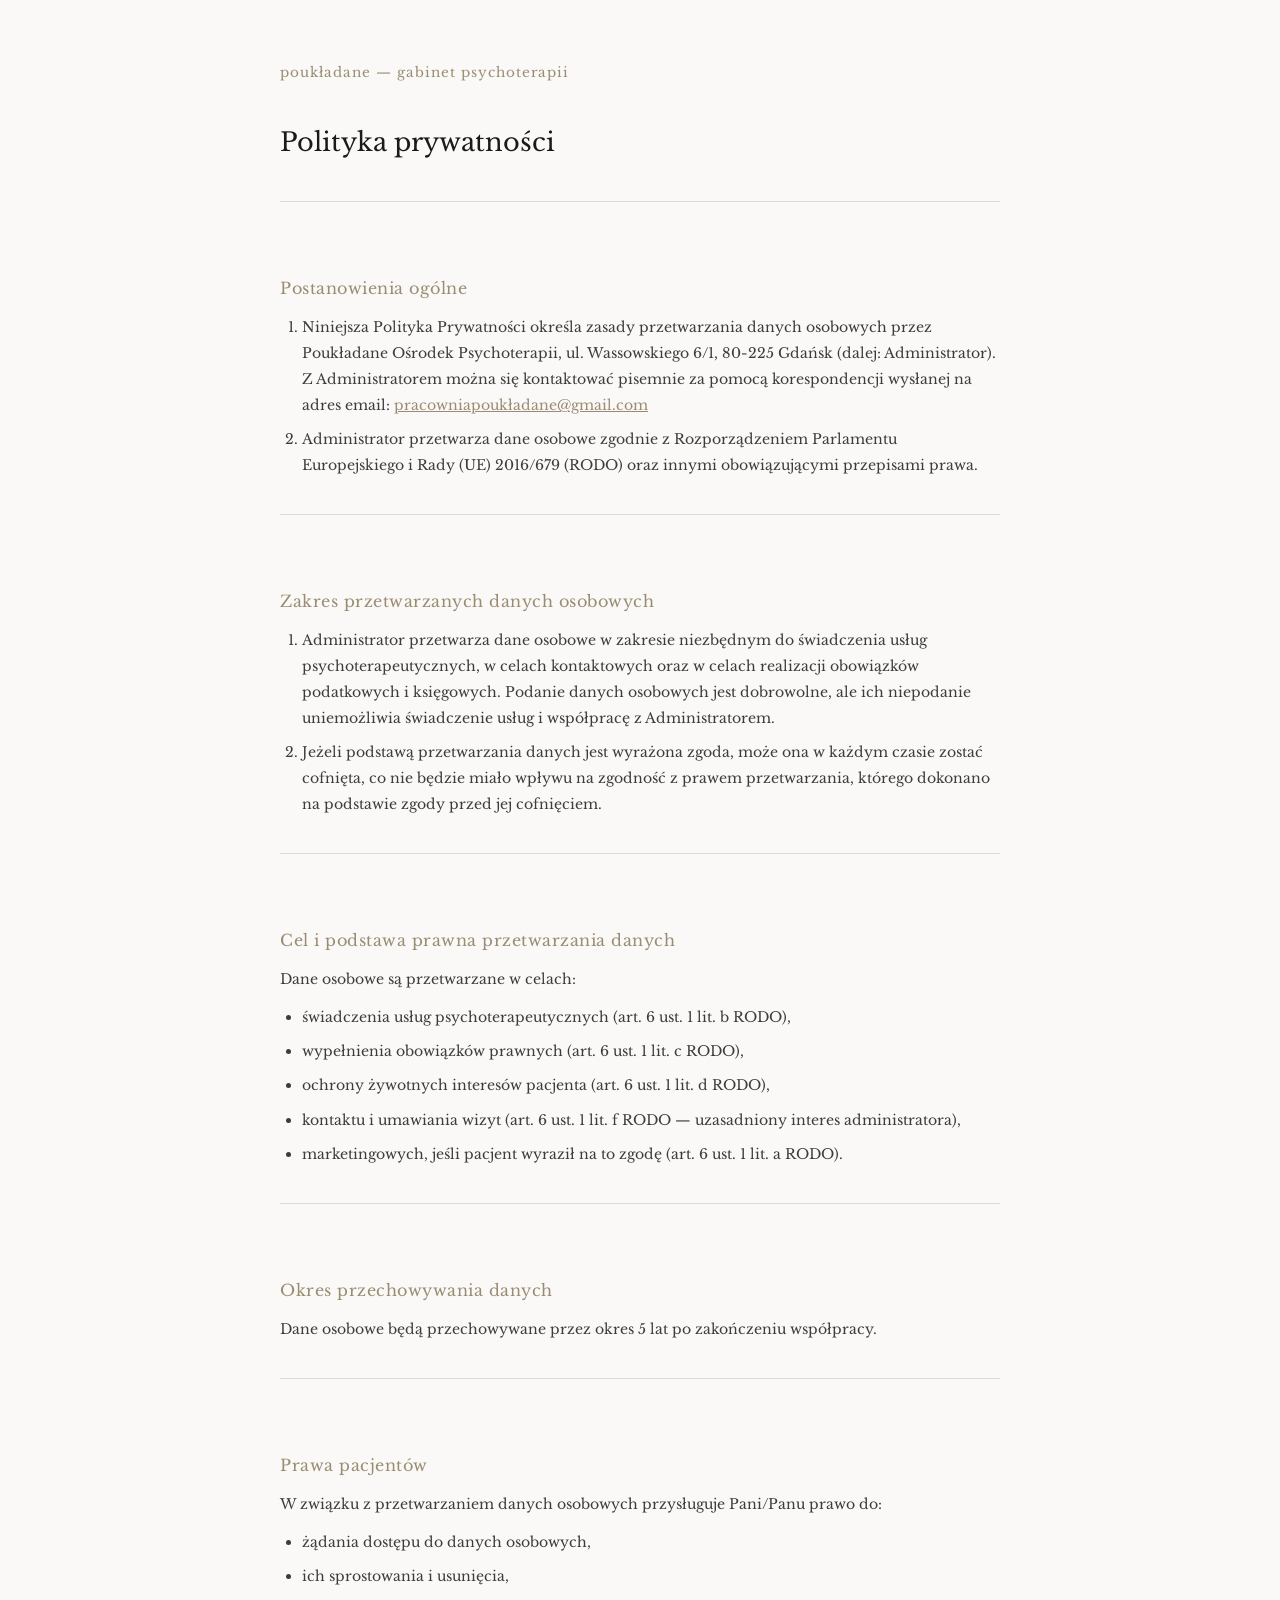
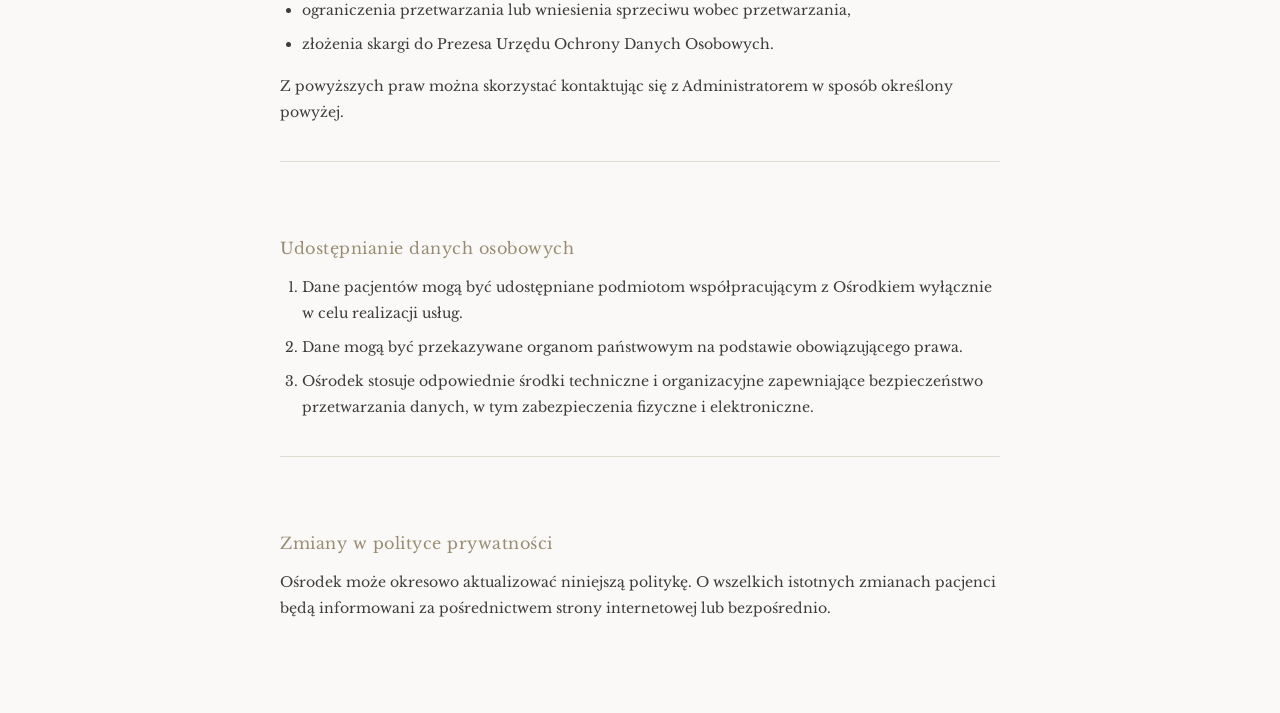
<file: Przedświt/polityka-prywatnosci.html>
<!DOCTYPE html>
<html lang="pl">
<head>
    <meta charset="UTF-8">
    <meta name="viewport" content="width=device-width, initial-scale=1.0">
    <title>Polityka prywatności – poukładane</title>
    <link href="https://fonts.googleapis.com/css2?family=Libre+Baskerville:ital,wght@0,400;1,400&display=swap" rel="stylesheet">
    <style>
        * { margin: 0; padding: 0; box-sizing: border-box; }
        body {
            font-family: 'Libre Baskerville', 'Times New Roman', serif;
            background: #faf9f7;
            color: #2c2c2c;
            padding: 60px 20px 80px;
        }
        .container {
            max-width: 720px;
            margin: 0 auto;
        }
        .site-name {
            font-size: 0.85rem;
            color: #9a8c72;
            letter-spacing: 1px;
            margin-bottom: 40px;
        }
        h1 {
            font-size: 1.6rem;
            font-weight: 400;
            margin-bottom: 40px;
            color: #1a1a1a;
            line-height: 1.4;
        }
        h2 {
            font-size: 1rem;
            font-weight: 400;
            margin: 40px 0 16px;
            color: #9a8c72;
            letter-spacing: 0.5px;
        }
        p, li {
            font-size: 0.88rem;
            line-height: 1.85;
            color: #3c3c3c;
            margin-bottom: 12px;
        }
        ol, ul {
            padding-left: 22px;
            margin-bottom: 16px;
        }
        li { margin-bottom: 8px; }
        .section {
            border-top: 1px solid #e0dbd2;
            margin-top: 36px;
            padding-top: 36px;
        }
        a { color: #9a8c72; }
    </style>
</head>
<body>
<div class="container">
    <p class="site-name">poukładane — gabinet psychoterapii</p>
    <h1>Polityka prywatności</h1>

    <div class="section">
        <h2>Postanowienia ogólne</h2>
        <ol>
            <li>Niniejsza Polityka Prywatności określa zasady przetwarzania danych osobowych przez Poukładane Ośrodek Psychoterapii, ul. Wassowskiego 6/1, 80-225 Gdańsk (dalej: Administrator). Z Administratorem można się kontaktować pisemnie za pomocą korespondencji wysłanej na adres email: <a href="mailto:pracowniapoukładane@gmail.com">pracowniapoukładane@gmail.com</a></li>
            <li>Administrator przetwarza dane osobowe zgodnie z Rozporządzeniem Parlamentu Europejskiego i Rady (UE) 2016/679 (RODO) oraz innymi obowiązującymi przepisami prawa.</li>
        </ol>
    </div>

    <div class="section">
        <h2>Zakres przetwarzanych danych osobowych</h2>
        <ol>
            <li>Administrator przetwarza dane osobowe w zakresie niezbędnym do świadczenia usług psychoterapeutycznych, w celach kontaktowych oraz w celach realizacji obowiązków podatkowych i księgowych. Podanie danych osobowych jest dobrowolne, ale ich niepodanie uniemożliwia świadczenie usług i współpracę z Administratorem.</li>
            <li>Jeżeli podstawą przetwarzania danych jest wyrażona zgoda, może ona w każdym czasie zostać cofnięta, co nie będzie miało wpływu na zgodność z prawem przetwarzania, którego dokonano na podstawie zgody przed jej cofnięciem.</li>
        </ol>
    </div>

    <div class="section">
        <h2>Cel i podstawa prawna przetwarzania danych</h2>
        <p>Dane osobowe są przetwarzane w celach:</p>
        <ul>
            <li>świadczenia usług psychoterapeutycznych (art. 6 ust. 1 lit. b RODO),</li>
            <li>wypełnienia obowiązków prawnych (art. 6 ust. 1 lit. c RODO),</li>
            <li>ochrony żywotnych interesów pacjenta (art. 6 ust. 1 lit. d RODO),</li>
            <li>kontaktu i umawiania wizyt (art. 6 ust. 1 lit. f RODO — uzasadniony interes administratora),</li>
            <li>marketingowych, jeśli pacjent wyraził na to zgodę (art. 6 ust. 1 lit. a RODO).</li>
        </ul>
    </div>

    <div class="section">
        <h2>Okres przechowywania danych</h2>
        <p>Dane osobowe będą przechowywane przez okres 5 lat po zakończeniu współpracy.</p>
    </div>

    <div class="section">
        <h2>Prawa pacjentów</h2>
        <p>W związku z przetwarzaniem danych osobowych przysługuje Pani/Panu prawo do:</p>
        <ul>
            <li>żądania dostępu do danych osobowych,</li>
            <li>ich sprostowania i usunięcia,</li>
            <li>ograniczenia przetwarzania lub wniesienia sprzeciwu wobec przetwarzania,</li>
            <li>złożenia skargi do Prezesa Urzędu Ochrony Danych Osobowych.</li>
        </ul>
        <p>Z powyższych praw można skorzystać kontaktując się z Administratorem w sposób określony powyżej.</p>
    </div>

    <div class="section">
        <h2>Udostępnianie danych osobowych</h2>
        <ol>
            <li>Dane pacjentów mogą być udostępniane podmiotom współpracującym z Ośrodkiem wyłącznie w celu realizacji usług.</li>
            <li>Dane mogą być przekazywane organom państwowym na podstawie obowiązującego prawa.</li>
            <li>Ośrodek stosuje odpowiednie środki techniczne i organizacyjne zapewniające bezpieczeństwo przetwarzania danych, w tym zabezpieczenia fizyczne i elektroniczne.</li>
        </ol>
    </div>

    <div class="section">
        <h2>Zmiany w polityce prywatności</h2>
        <p>Ośrodek może okresowo aktualizować niniejszą politykę. O wszelkich istotnych zmianach pacjenci będą informowani za pośrednictwem strony internetowej lub bezpośrednio.</p>
    </div>
</div>
</body>
</html>
</file>
<file: styles.css>
/* ════════════════════════════════════════════
   POUKŁADANE — style
   ════════════════════════════════════════════ */

:root{
  /* paleta */
  --bg:        #F5F3EE;   /* papierowa, lekko ciepła biel */
  --main:      #163A25;   /* kolor marki */
  --secondary: #538467;   /* kolor marki — wspierający */
  --brass:     #9A7238;   /* ciepły akcent */
  --ink:       #1A211A;
  --muted:     #6B726A;
  --hair:      #DBD7CE;
  --deep:      #0F2618;   /* stopka */

  --font-display: "Fraunces", Georgia, serif;
  --font-ui:      "Changa", sans-serif;

  /* menu — wymiary 1:1 z oryginalnego kodu */
  --dot: 38px;        /* średnica kropki */
  --dot-mx: 23px;     /* margines poziomy — odstęp między kropkami */
  --dot-my: 7px;      /* margines pionowy — wysokość rzędu */
  --ball: 19px;       /* średnica wskaźnika */
  --pitch: 84px;      /* rozstaw = --dot + 2 × --dot-mx */

  --travel: 800ms;

  /* zaokrąglenia zdjęć */
  --round: 34px;
}

*{ box-sizing: border-box; }

html{ scroll-behavior: smooth; }

body{
  position: relative;
  margin: 0;
  overflow-x: hidden;
  background: var(--bg);
  color: var(--ink);
  font-family: var(--font-ui);
  font-size: 17px;
  line-height: 1.7;
  -webkit-font-smoothing: antialiased;
}

/* delikatne ziarno papieru zamiast animowanych plamek */
body::before{
  content: "";
  position: fixed;
  inset: 0;
  z-index: 0;
  pointer-events: none;
  opacity: .32;
  background-image: url("data:image/svg+xml,%3Csvg xmlns='http://www.w3.org/2000/svg' width='160' height='160'%3E%3Cfilter id='n'%3E%3CfeTurbulence type='fractalNoise' baseFrequency='.85' numOctaves='3'/%3E%3C/filter%3E%3Crect width='100%25' height='100%25' filter='url(%23n)' opacity='.5'/%3E%3C/svg%3E");
}

.goo-filter{ position: absolute; width: 0; height: 0; left: -9999px; }

/* ────────────────────────────────────────────
   BELKA — logo po lewej, menu po prawej
   ──────────────────────────────────────────── */
.masthead{
  position: sticky;
  top: 0;
  z-index: 30;
  background: transparent;   /* bez białej płyty — prześwituje tło strony */
  display: grid;
  grid-template-columns: auto 1fr;
  align-items: center;
  gap: clamp(3rem, 10vw, 9rem);
  max-width: 1240px;
  margin: 0 auto;
  padding: 2rem 2.5rem 1.75rem;
}

.masthead{ transition: padding .3s ease; }

/* Na górze strony belka jest całkiem przezroczysta.
   Dopiero przy scrollu pojawia się delikatna, rozmyta płyta w kolorze tła —
   obie warstwy idą na całą szerokość okna, nie tylko na szerokość kolumny. */
.masthead::before,
.masthead::after{
  content: "";
  position: absolute;
  left: 50%;
  width: 100vw;
  transform: translateX(-50%);
  opacity: 0;
  transition: opacity .35s ease;
  pointer-events: none;
}

.masthead::before{
  top: 0;
  bottom: 0;
  z-index: -1;
  background: color-mix(in srgb, var(--bg) 80%, transparent);
  -webkit-backdrop-filter: blur(14px) saturate(1.25);
  backdrop-filter: blur(14px) saturate(1.25);
}

/* symboliczny, cieniutki pasek pod belką */
.masthead::after{
  bottom: 0;
  height: 1px;
  background: linear-gradient(to right,
              transparent, var(--hair) 18%, var(--hair) 82%, transparent);
}

body.is-stuck .masthead::before,
body.is-stuck .masthead::after{ opacity: 1; }

/* przeglądarki bez color-mix: zwykłe półprzezroczyste tło */
@supports not (background: color-mix(in srgb, red 50%, transparent)){
  .masthead::before{ background: rgba(245, 243, 238, .82); }
}

.masthead__logo{ display: block; line-height: 0; }

/* podstrony tekstowe: w belce jest samo logo */
.masthead:not(:has(.nav)){ grid-template-columns: 1fr; }

.logo{
  width: min(340px, 62vw);
  height: auto;
  display: block;
}

.masthead__spacer{ display: none; }

/* ────────────────────────────────────────────
   MENU — gooey (mechanika i wymiary 1:1 z oryginału)
   ──────────────────────────────────────────── */
.nav{
  display: flex;
  flex-direction: column;
  align-items: flex-end;
  justify-self: end;
}

.nav__track{
  display: flex;
  filter: url('#gooeyness');
  overflow: hidden;
  position: relative;

  /* własna warstwa kompozycji — filtr rasteryzuje się wtedy w pełnej
     rozdzielczości ekranu, także na wyświetlaczach o dużej gęstości */
  transform: translateZ(0);
  will-change: filter;
}

.nav__dot{
  -moz-appearance: none;
  -webkit-appearance: none;
  appearance: none;
  border-radius: 50%;
  border: 10px solid var(--secondary);
  background: var(--secondary);
  cursor: pointer;
  height: var(--dot);
  width: var(--dot);
  margin: var(--dot-my) var(--dot-mx);
  outline: 0;
  -webkit-tap-highlight-color: transparent;
  transition: border-color var(--travel);
}
.nav__dot.is-active{ border-color: var(--main); }

.nav__ball{
  background: var(--main);
  border-radius: 50%;
  height: var(--ball);
  width: var(--ball);
  left: calc((var(--pitch) - var(--ball)) / 2);
  top:  calc((var(--dot) + 2 * var(--dot-my) - var(--ball)) / 2);
  pointer-events: none;
  position: absolute;
  transform: translateX(0);
  transition: transform var(--travel);
}

.nav__labels{ display: flex; margin-top: .1rem; }

.nav__label{
  color: var(--ink);
  cursor: pointer;
  width: var(--pitch);
  text-align: center;
  font-size: .88rem;
  letter-spacing: .02em;
  white-space: nowrap;
  -webkit-tap-highlight-color: transparent;
  transition: color var(--travel);
}
.nav__label:hover{ color: var(--main); }
.nav__label.is-active{ color: var(--main); font-weight: 700; }

.nav__dot:focus-visible{ outline: 2px solid var(--main); outline-offset: 2px; }

/* ────────────────────────────────────────────
   SCENA
   ──────────────────────────────────────────── */
.stage{
  position: relative;
  z-index: 1;
  max-width: 1180px;
  margin: 0 auto;
  padding: 3rem 2rem 7rem;
  min-height: 60vh;
}

.panels{ position: relative; }

.panel[hidden]{ display: none; }

.panel.is-leaving{
  position: absolute;
  inset: 0;
  pointer-events: none;
}

.panel.enter-right{ animation: enter-right var(--travel) ease both; }
.panel.enter-left { animation: enter-left  var(--travel) ease both; }
.panel.leave-left { animation: leave-left  var(--travel) ease both; }
.panel.leave-right{ animation: leave-right var(--travel) ease both; }

@keyframes enter-right{ from{ transform: translateX(100vw); } to{ transform: translateX(0); } }
@keyframes enter-left { from{ transform: translateX(-100vw); } to{ transform: translateX(0); } }
@keyframes leave-left { from{ transform: translateX(0); } to{ transform: translateX(-100vw); } }
@keyframes leave-right{ from{ transform: translateX(0); } to{ transform: translateX(100vw); } }

/* ────────────────────────────────────────────
   TYPOGRAFIA
   ──────────────────────────────────────────── */
.eyebrow{
  font-size: .74rem;
  font-weight: 600;
  letter-spacing: .18em;
  text-transform: uppercase;
  color: var(--brass);
  margin: 0 0 1rem;
}

h1{
  font-family: var(--font-display);
  font-optical-sizing: auto;
  font-size: clamp(2.4rem, 5vw, 3.8rem);
  font-weight: 400;
  line-height: 1.06;
  letter-spacing: -.02em;
  margin: 0 0 1.4rem;
  color: var(--main);
}

h2{
  font-family: var(--font-display);
  font-optical-sizing: auto;
  font-size: clamp(1.7rem, 3.4vw, 2.5rem);
  font-weight: 400;
  line-height: 1.1;
  letter-spacing: -.015em;
  margin: 0 0 1rem;
  color: var(--main);
}

.lead{
  font-size: clamp(1.15rem, 2vw, 1.35rem);
  line-height: 1.55;
  max-width: 46ch;
  color: var(--muted);
  margin: 0;
}

p{ margin: 0 0 1rem; }

a{ color: var(--main); text-decoration-thickness: 1px; text-underline-offset: 3px; }
a:hover{ color: var(--brass); }

/* otwarcie sekcji */
.opener{
  padding: 1.5rem 0 5rem;
  max-width: 52ch;
}
.opener h1{ max-width: 20ch; }
.opener .lead{ max-width: 48ch; }

/* ────────────────────────────────────────────
   ZDJĘCIA
   ──────────────────────────────────────────── */
figure{ margin: 0; }

figure img{
  display: block;
  width: 100%;
  height: 100%;
  object-fit: cover;
}

.reveal{
  opacity: 0;
  transform: translateY(22px);
  transition: opacity .9s ease, transform .9s ease;
}
.reveal.is-visible{ opacity: 1; transform: none; }


/* ────────────────────────────────────────────
   HERO — hasło po lewej, zdjęcie po prawej
   ──────────────────────────────────────────── */
.hero{
  display: grid;
  grid-template-columns: 1.15fr .85fr;
  gap: clamp(2.5rem, 6vw, 5rem);
  align-items: center;
  padding: clamp(2rem, 5vw, 4rem) 0 clamp(4rem, 9vw, 7rem);
}

.hero__text h1{
  max-width: 15ch;
  font-size: clamp(2.4rem, 4.6vw, 3.9rem);
}
.hero__text .lead{ max-width: 42ch; }

.hero__actions{ margin: 2rem 0 0; }

.hero__figure{
  aspect-ratio: 4 / 5;
  overflow: hidden;
  background: var(--hair);
  border-radius: calc(var(--round) * 1.6);
}

/* ────────────────────────────────────────────
   BEAT — naprzemiennie: zdjęcie / hasło
   ──────────────────────────────────────────── */
.beat{
  display: grid;
  grid-template-columns: 1fr 1fr;
  gap: clamp(2.5rem, 6vw, 5rem);
  align-items: center;
  margin-bottom: clamp(4rem, 9vw, 7rem);
}

/* odwrócenie: zdjęcie po prawej */
.beat--flip .beat__figure{ order: 2; }

.beat__figure{
  aspect-ratio: 5 / 4;
  overflow: hidden;
  background: var(--hair);
  border-radius: var(--round);
}

/* portrety terapeutek — koła, wszystkie po lewej, jedno pod drugim */
.beat__figure--round{
  aspect-ratio: 1 / 1;
  width: min(300px, 100%);
  border-radius: 50%;
  border: 1px solid var(--hair);
}

/* karta terapeuty: wąska kolumna na portret, szeroka na opis */
.beat:has(.beat__figure--round){
  grid-template-columns: 300px 1fr;
  align-items: center;
  margin-bottom: clamp(3rem, 6vw, 4.5rem);
}

.beat__text p{ color: var(--muted); max-width: 40ch; margin: 0 0 1rem; }
.beat__text p:last-child{ margin-bottom: 0; }

.role{
  font-size: .78rem !important;
  font-weight: 600;
  letter-spacing: .16em;
  text-transform: uppercase;
  color: var(--brass) !important;
  margin: 0 0 .8rem !important;
}

/* ────────────────────────────────────────────
   GALERIA WNĘTRZ
   ──────────────────────────────────────────── */
.block{
  border-top: 1px solid var(--hair);
  padding-top: 3.5rem;
  margin-bottom: clamp(4rem, 9vw, 7rem);
}

.block__title{ margin-bottom: 2.5rem; }

.gallery{
  display: grid;
  grid-template-columns: repeat(3, 1fr);
  grid-auto-rows: 210px;
  gap: 1.5rem;
}

.gallery__item{
  overflow: hidden;
  background: var(--hair);
  border-radius: var(--round);
}
.gallery__item.is-tall{ grid-row: span 2; }
.gallery__item.is-wide{ grid-column: span 2; }

/* ────────────────────────────────────────────
   WEZWANIE DO KONTAKTU
   ──────────────────────────────────────────── */
.cta{
  border-top: 1px solid var(--hair);
  padding-top: 3.5rem;
  max-width: 24ch;
}
.cta__title{ margin-bottom: 1.2rem; }
.cta__link{
  font-size: 1.05rem;
  letter-spacing: .02em;
  text-decoration: none;
  border-bottom: 1px solid var(--secondary);
  padding-bottom: 2px;
}

/* ────────────────────────────────────────────
   CENNIK
   ──────────────────────────────────────────── */
.price{
  width: 100%;
  max-width: 720px;
  border-collapse: collapse;
}
.price th,
.price td{
  text-align: left;
  padding: 1.3rem 0;
  border-bottom: 1px solid var(--hair);
  font-weight: 400;
}
.price th{
  font-family: var(--font-display);
  font-size: 1.2rem;
  font-weight: 500;
  color: var(--ink);
}
.price td:nth-child(2){ color: var(--muted); font-size: .9rem; }
.price td:last-child{
  text-align: right;
  font-family: var(--font-display);
  font-size: 1.2rem;
  color: var(--main);
  font-weight: 600;
  font-variant-numeric: tabular-nums;
}

.note{ font-size: .85rem; color: var(--muted); margin-top: 1.25rem; }

/* ────────────────────────────────────────────
   STOPKA
   ──────────────────────────────────────────── */
.footer{
  position: relative;
  z-index: 1;
  background: var(--deep);
  color: #DEE6DC;
  border-radius: var(--round) var(--round) 0 0;
  padding: 4rem 2rem 2rem;
}

.footer__inner{
  max-width: 1180px;
  margin: 0 auto;
  display: grid;
  grid-template-columns: 1.4fr 1fr 1fr 1fr;
  gap: 2.5rem;
}

.footer p{ margin: 0 0 .8rem; font-size: .92rem; line-height: 1.65; }

.footer__name{
  font-family: var(--font-display);
  font-size: 1.9rem !important;
  font-weight: 400;
  color: #fff;
  margin-bottom: .3rem !important;
  line-height: 1.1;
}
.footer__tag{ color: var(--secondary); }

.footer__head{
  font-size: .72rem !important;
  font-weight: 600;
  letter-spacing: .18em;
  text-transform: uppercase;
  color: var(--secondary);
  margin-bottom: .9rem !important;
}

.footer a{ color: #DEE6DC; text-decoration: none; }
.footer a:hover{ color: #fff; text-decoration: underline; }

.footer__base{
  max-width: 1180px;
  margin: 3rem auto 0;
  padding-top: 1.5rem;
  border-top: 1px solid rgba(255,255,255,.16);
  display: flex;
  flex-wrap: wrap;
  justify-content: space-between;
  gap: .5rem 2rem;
}
.footer__base p{
  font-size: .8rem !important;
  color: rgba(222,230,220,.7);
  margin: 0;
}


/* ────────────────────────────────────────────
   FAQ
   ──────────────────────────────────────────── */
.faq{
  display: grid;
  grid-template-columns: .85fr 1.15fr;
  gap: clamp(2.5rem, 6vw, 5rem);
  align-items: start;
}

.faq__head{ position: sticky; top: 2rem; }
.faq__lead{ color: var(--muted); max-width: 34ch; margin-bottom: 2rem; }

.faq__figure{
  aspect-ratio: 4 / 5;
  overflow: hidden;
  background: var(--hair);
  border-radius: var(--round);
}

.faq__list{ border-top: 1px solid var(--hair); }

.faq__list details{
  border-bottom: 1px solid var(--hair);
}

.faq__list summary{
  list-style: none;
  cursor: pointer;
  display: flex;
  gap: 1rem;
  align-items: baseline;
  justify-content: space-between;
  padding: 1.15rem 0;
  font-family: var(--font-display);
  font-size: 1.08rem;
  font-weight: 500;
  line-height: 1.35;
  color: var(--ink);
  transition: color .25s ease;
}
.faq__list summary::-webkit-details-marker{ display: none; }
.faq__list summary:hover{ color: var(--main); }

/* znacznik +/− */
.faq__list summary::after{
  content: "+";
  flex: none;
  font-family: var(--font-ui);
  font-size: 1.3rem;
  line-height: 1;
  color: var(--secondary);
  transition: transform .25s ease;
}
.faq__list details[open] summary{ color: var(--main); }
.faq__list details[open] summary::after{ content: "−"; }

.faq__list details p{
  color: var(--muted);
  max-width: 60ch;
  margin: 0 0 1.3rem;
  padding-right: 2rem;
}

.faq__list summary:focus-visible{ outline: 2px solid var(--main); outline-offset: 3px; }

/* ────────────────────────────────────────────
   PRZYCISKI
   ──────────────────────────────────────────── */
.btn{
  font-family: var(--font-ui);
  font-size: .88rem;
  letter-spacing: .02em;
  padding: .7rem 1.3rem;
  border: 1px solid var(--main);
  border-radius: 999px;
  background: var(--main);
  color: #fff;
  cursor: pointer;
  transition: background .25s ease, color .25s ease;
}
.btn:hover{ background: var(--deep); border-color: var(--deep); }

.btn--ghost{
  background: transparent;
  color: var(--main);
}
.btn--ghost:hover{ background: rgba(0,0,0,.05); color: var(--main); border-color: var(--main); }

.btn:focus-visible{ outline: 2px solid var(--brass); outline-offset: 2px; }

/* ────────────────────────────────────────────
   BANER COOKIES
   ──────────────────────────────────────────── */
.cookies{
  position: fixed;
  z-index: 20;
  left: 1.25rem;
  right: 1.25rem;
  bottom: 1.25rem;
  max-width: 720px;
  margin: 0 auto;
  display: flex;
  flex-wrap: wrap;
  align-items: center;
  gap: 1.25rem 2rem;
  padding: 1.4rem 1.6rem;
  background: var(--bg);
  border: 1px solid var(--hair);
  border-radius: var(--round);
  box-shadow: 0 18px 40px rgba(15, 38, 24, .14);
}
.cookies[hidden]{ display: none; }

.cookies__text{ flex: 1 1 320px; }
.cookies__text p{ margin: 0; font-size: .88rem; line-height: 1.55; color: var(--muted); }

.cookies__title{
  font-family: var(--font-display);
  font-size: 1.05rem !important;
  color: var(--ink) !important;
  margin-bottom: .3rem !important;
}

.cookies__actions{
  display: flex;
  gap: .6rem;
  flex-wrap: wrap;
}

/* przycisk ustawień w stopce */
.footer__cookies{
  font-family: var(--font-ui);
  font-size: .8rem;
  background: none;
  border: 0;
  padding: 0;
  color: rgba(222,230,220,.7);
  text-decoration: underline;
  text-underline-offset: 3px;
  cursor: pointer;
}
.footer__cookies:hover{ color: #fff; }

/* ────────────────────────────────────────────
   PASEK TELEFONÓW WSPARCIA W STOPCE
   ──────────────────────────────────────────── */
.footer__help{
  max-width: 1180px;
  margin: 3rem auto 0;
  padding-top: 1.75rem;
  border-top: 1px solid rgba(255,255,255,.16);
}
.footer__help p:last-child{
  font-size: .85rem !important;
  color: rgba(222,230,220,.8);
  margin: 0;
}

/* ────────────────────────────────────────────
   PODSTRONY TEKSTOWE (polityka, standardy)
   ──────────────────────────────────────────── */
.doc{
  position: relative;
  z-index: 1;
  max-width: 760px;
  margin: 0 auto;
  padding: 3rem 2rem 6rem;
}
.doc h1{ margin-bottom: 2rem; }
.doc h2{
  font-size: 1.5rem;
  margin: 3rem 0 1rem;
  padding-top: 1.5rem;
  border-top: 1px solid var(--hair);
}
.doc h3{
  font-family: var(--font-display);
  font-size: 1.12rem;
  font-weight: 500;
  color: var(--ink);
  margin: 2rem 0 .6rem;
}
.doc p, .doc li{ color: var(--muted); }
.doc ul, .doc ol{ padding-left: 1.2rem; margin: 0 0 1.2rem; }
.doc li{ margin-bottom: .5rem; }
.doc__meta{
  font-size: .85rem;
  color: var(--muted);
  border-bottom: 1px solid var(--hair);
  padding-bottom: 1.5rem;
}
.doc__back{
  display: inline-block;
  margin-bottom: 2.5rem;
  font-size: .9rem;
  text-decoration: none;
  border-bottom: 1px solid var(--secondary);
}

/* ────────────────────────────────────────────
   CENNIK — opis pod nazwą pozycji
   ──────────────────────────────────────────── */
.price th span{
  display: block;
  font-family: var(--font-ui);
  font-size: .82rem;
  font-weight: 400;
  line-height: 1.45;
  color: var(--muted);
  margin-top: .25rem;
  max-width: 42ch;
}

/* notka pod opisem terapeuty */
.beat__text .note{
  font-size: .85rem;
  line-height: 1.6;
  color: var(--muted);
  opacity: .85;
  border-top: 1px solid var(--hair);
  padding-top: .9rem;
  margin-top: 1.2rem;
}


/* ────────────────────────────────────────────
   POWRÓT NA GÓRĘ

   Pojawia się dopiero przy samym dole strony.
   Chowa się, gdy widoczny jest baner cookies — inaczej
   dwa elementy nachodziłyby na siebie w tym samym rogu.
   ──────────────────────────────────────────── */
.to-top{
  position: fixed;
  z-index: 15;
  right: 1.25rem;
  bottom: 1.25rem;
  width: 52px;
  height: 52px;
  display: grid;
  place-items: center;
  padding: 0;
  border: 1px solid var(--hair);
  border-radius: 50%;
  background: var(--bg);
  color: var(--main);
  cursor: pointer;
  box-shadow: 0 8px 22px rgba(15, 38, 24, .14);

  /* stan spoczynku: niewidoczny i nieklikalny */
  opacity: 0;
  visibility: hidden;
  transform: translateY(10px);
  transition: opacity .3s ease, transform .3s ease, visibility .3s, background .25s ease, color .25s ease;
}

.to-top svg{ width: 20px; height: 20px; display: block; }

.to-top.is-visible{
  opacity: 1;
  visibility: visible;
  transform: none;
}

.to-top:hover{ background: var(--main); color: #fff; border-color: var(--main); }
.to-top:focus-visible{ outline: 2px solid var(--brass); outline-offset: 3px; }

/* baner cookies ma pierwszeństwo */
body.cookies-open .to-top{
  opacity: 0;
  visibility: hidden;
  transform: translateY(10px);
}


/* pojedyncze zdjęcie na pełną szerokość kolumny */
.wide-figure{
  margin-top: clamp(3rem, 7vw, 5rem);
  aspect-ratio: 16 / 9;
  overflow: hidden;
  background: var(--hair);
  border-radius: var(--round);
}

/* listy wewnątrz odpowiedzi FAQ */
.faq__list ul{
  margin: 0 0 1.3rem;
  padding-left: 1.2rem;
  color: var(--muted);
  max-width: 60ch;
}
.faq__list li{ margin-bottom: .35rem; }

/* nagłówki cytujące treść klienta bywają dłuższe niż hasło —
   niższy stopień pisma trzyma je w dwóch, trzech wierszach */
.beat__text h2{ font-size: clamp(1.4rem, 2.4vw, 1.85rem); }
.hero__text h1{ font-size: clamp(1.9rem, 3.2vw, 2.7rem); max-width: 22ch; }
.opener h1{ max-width: none; }


/* ────────────────────────────────────────────
   EKRAN POWITALNY — kropki ze znaku firmowego
   Znak w logo to siatka 4×4 kropek, które zlewają się
   w pigułki. Tutaj robią to na przemian: w poziomie,
   potem w pionie — i z powrotem.
   ──────────────────────────────────────────── */
#loader{
  --ld: 34px;          /* średnica kropki */
  --lg: 22px;          /* odstęp między kropkami */
  /* dojazd do sąsiada: tyle, żeby kropki zlały się w pigułkę 2:1,
     jak w znaku z logo. Liczone od rozstawu, więc skaluje się z rozmiarem. */
  --lx: calc((var(--ld) + var(--lg)) * .3);
}

.loader__inner{
  display: grid;
  justify-items: center;
  gap: 2.2rem;
  animation: loaderIn .7s ease both;
}

.loader__goo{
  display: grid;
  grid-template-columns: repeat(4, var(--ld));
  grid-auto-rows: var(--ld);
  gap: var(--lg);
  filter: url('#gooeyness');
  animation: loaderBreathe 2.6s ease-in-out infinite;
}

.loader__dot{
  width: var(--ld);
  height: var(--ld);
  border-radius: 50%;
  background: var(--main);
  animation: loaderGoo 2.6s ease-in-out infinite;
}

/* kolumny nieparzyste jadą w prawo, parzyste w lewo → pigułki poziome */
.loader__dot:nth-child(odd){  --hx: var(--lx); }
.loader__dot:nth-child(even){ --hx: calc(var(--lx) * -1); }

/* rzędy 1 i 3 jadą w dół, 2 i 4 w górę → pigułki pionowe */
.loader__dot:nth-child(-n+4){ --vy: var(--lx); }
.loader__dot:nth-child(n+5):nth-child(-n+8){  --vy: calc(var(--lx) * -1); }
.loader__dot:nth-child(n+9):nth-child(-n+12){ --vy: var(--lx); }
.loader__dot:nth-child(n+13){ --vy: calc(var(--lx) * -1); }

@keyframes loaderGoo{
  0%,  10%  { transform: translate(0, 0); }
  22%, 34%  { transform: translate(var(--hx), 0); }
  46%, 52%  { transform: translate(0, 0); }
  64%, 76%  { transform: translate(0, var(--vy)); }
  88%, 100% { transform: translate(0, 0); }
}

@keyframes loaderBreathe{
  0%, 100% { transform: scale(1); }
  50%      { transform: scale(1.05); }
}

@keyframes loaderIn{
  from{ opacity: 0; transform: scale(.9); }
  to  { opacity: 1; transform: none; }
}

.loader__word{
  margin: 0;
  font-family: var(--font-display);
  font-size: 1rem;
  letter-spacing: .42em;
  text-transform: uppercase;
  color: var(--secondary);
  animation: loaderWord 1s ease .35s both;
}

@keyframes loaderWord{
  from{ opacity: 0; transform: translateY(8px); }
  to  { opacity: .9; transform: none; }
}


/* ────────────────────────────────────────────
   ZESPÓŁ — zdjęcie grupowe + lista terapeutek
   ──────────────────────────────────────────── */
.team-hero{
  overflow: hidden;
  border-radius: calc(var(--round) * 1.4);
  background: var(--hair);
  aspect-ratio: 16 / 9;
  margin-bottom: 2.5rem;
}
/* kadr podciągnięty w górę — twarze zespołu są nad środkiem zdjęcia */
.team-hero img{
  object-position: center 42%;
  transition: transform 1.2s cubic-bezier(.2, .7, .3, 1);
}
.team-hero:hover img{ transform: scale(1.03); }

.team-intro{
  max-width: 54ch;
  color: var(--muted);
  margin: 0 0 clamp(2rem, 4vw, 3rem);
}

/* jedna terapeutka pod drugą, rozdzielone włosową kreską */
.people{
  display: grid;
  margin-bottom: clamp(2rem, 5vw, 3.5rem);
}

.person{
  display: grid;
  grid-template-columns: clamp(170px, 20vw, 240px) 1fr;
  gap: clamp(1.75rem, 4vw, 3rem);
  align-items: center;
  padding: clamp(2rem, 4vw, 2.75rem) 0;
  border-top: 1px solid var(--hair);
}
.person:last-child{ border-bottom: 1px solid var(--hair); }

/* stopniowane wejście wierszy */
.people .person:nth-child(2){ transition-delay: .08s; }
.people .person:nth-child(3){ transition-delay: .16s; }
.people .person:nth-child(4){ transition-delay: .24s; }

.person__photo{
  aspect-ratio: 4 / 5;
  overflow: hidden;
  border-radius: var(--round);
  background: var(--hair);
}
.person__photo img{
  transition: transform 1.2s cubic-bezier(.2, .7, .3, 1);
}
.person__photo:hover img{ transform: scale(1.04); }

.person__body{
  display: flex;
  flex-direction: column;
  align-items: flex-start;
}

.person__name{
  margin: 0 0 .7rem;
  font-size: clamp(1.35rem, 2.3vw, 1.75rem);
  line-height: 1.25;
}

.person__lead{
  color: var(--muted);
  margin: 0 0 1.4rem;
  max-width: 46ch;
}

.person__toggle{
  display: inline-flex;
  align-items: center;
  gap: .6rem;
}

/* znak „+” przy przycisku */
.person__plus{
  position: relative;
  width: .6rem;
  height: .6rem;
  transition: transform .4s cubic-bezier(.3, .8, .3, 1);
}
.person__plus::before,
.person__plus::after{
  content: "";
  position: absolute;
  left: 0;
  right: 0;
  top: 50%;
  height: 1.5px;
  margin-top: -.75px;
  background: currentColor;
}
.person__plus::after{ transform: rotate(90deg); }
.person__toggle:hover .person__plus{ transform: rotate(90deg); }


/* ────────────────────────────────────────────
   OKNO Z PEŁNYM OPISEM — natywny <dialog>
   ──────────────────────────────────────────── */
.bio{
  position: relative;
  width: min(940px, calc(100vw - 2rem));
  max-height: 88vh;
  padding: 0;
  border: 0;
  border-radius: calc(var(--round) * 1.1);
  background: var(--bg);
  color: var(--ink);
  overflow: hidden;
  box-shadow: 0 30px 80px rgba(15, 38, 24, .22);
}

.bio::backdrop{
  background: rgba(15, 38, 24, .45);
  -webkit-backdrop-filter: blur(4px);
  backdrop-filter: blur(4px);
}

.bio[open]{ animation: bioIn .38s cubic-bezier(.2, .8, .3, 1); }
.bio[open]::backdrop{ animation: bioFade .38s ease; }

@keyframes bioIn{
  from{ opacity: 0; transform: translateY(16px) scale(.985); }
  to  { opacity: 1; transform: none; }
}
@keyframes bioFade{
  from{ opacity: 0; }
  to  { opacity: 1; }
}

/* dopóki okno jest otwarte, tło się nie przewija */
html:has(dialog[open]){ overflow: hidden; }

/* Okno jest flexem (tylko gdy otwarte — inaczej nadpisalibyśmy
   display:none, którym przeglądarka chowa zamknięty <dialog>).
   Dzięki min-height:0 krótki opis daje niskie okno, a długi —
   okno na 88vh z przewijaną kolumną tekstu. */
.bio[open]{ display: flex; }

.bio__grid{
  flex: 1;
  min-height: 0;
  display: grid;
  grid-template-columns: minmax(0, 36%) minmax(0, 1fr);
}

.bio__photo{ overflow: hidden; background: var(--hair); }
.bio__photo img{
  width: 100%;
  height: 100%;
  min-height: 320px;
  object-fit: cover;
  display: block;
}

.bio__text{
  min-height: 0;
  overflow-y: auto;
  overscroll-behavior: contain;
  padding: clamp(2rem, 3.5vw, 3rem);
  padding-right: clamp(3.25rem, 5vw, 4rem);
}
.bio__text h2{
  margin: 0 0 1.1rem;
  font-size: clamp(1.5rem, 2.6vw, 2rem);
  line-height: 1.2;
}
.bio__text p{ color: var(--muted); margin: 0 0 1.1rem; }
.bio__text p:last-child{ margin-bottom: 0; }

/* przycisk zamykający — krzyżyk w prawym górnym rogu */
.bio__close{
  position: absolute;
  top: .85rem;
  right: .85rem;
  z-index: 3;
  width: 2.5rem;
  height: 2.5rem;
  display: grid;
  place-items: center;
  padding: 0;
  border: 1px solid var(--hair);
  border-radius: 50%;
  background: var(--bg);
  color: var(--main);
  font-family: var(--font-ui);
  font-size: 1.45rem;
  line-height: 1;
  cursor: pointer;
  box-shadow: 0 2px 12px rgba(15, 38, 24, .12);
  transition: background .25s ease, color .25s ease,
              border-color .25s ease, transform .2s ease;
}
.bio__close span{ display: block; margin-top: -2px; }
.bio__close:hover{
  background: var(--main);
  border-color: var(--main);
  color: #fff;
}
.bio__close:active{ transform: scale(.93); }
.bio__close:focus-visible{ outline: 2px solid var(--brass); outline-offset: 2px; }

/* dane kontaktowe na dole okna */
.bio__contact{
  margin-top: 2rem;
  padding-top: 1.5rem;
  border-top: 1px solid var(--hair);
}
.bio__contact-head{
  font-size: .78rem !important;
  font-weight: 600;
  letter-spacing: .16em;
  text-transform: uppercase;
  color: var(--brass) !important;
  margin: 0 0 .9rem !important;
}
.bio__contact p{ margin: 0 0 .55rem; }
.bio__contact a{ color: var(--main); }


/* ────────────────────────────────────────────
   DROBNE OŻYWIENIE — delikatne, nienachalne
   ──────────────────────────────────────────── */

/* zdjęcia wnętrz lekko przybliżają się pod kursorem */
.beat__figure,
.hero__figure{ overflow: hidden; }
.beat__figure img,
.hero__figure img{
  transition: transform 1.2s cubic-bezier(.2, .7, .3, 1);
}
.beat__figure:hover img,
.hero__figure:hover img{ transform: scale(1.04); }

/* strzałka w odnośniku „Kontakt →” lekko odjeżdża */
.cta__link{ display: inline-flex; gap: .35rem; }
.cta__link::after{
  content: "";
  transition: transform .3s ease;
}
.cta__link:hover{ letter-spacing: .01em; }

/* przyciski reagują na wciśnięcie */
.btn{ transition: background .25s ease, color .25s ease,
                  border-color .25s ease, transform .2s ease; }
.btn:active{ transform: translateY(1px); }

/* ────────────────────────────────────────────
   RESPONSYWNOŚĆ
   ──────────────────────────────────────────── */
@media (max-width: 980px){
  /* logo do lewej, menu pod nim i wyśrodkowane */
  .masthead{
    grid-template-columns: 1fr;
    justify-items: start;
    gap: 1.25rem;
    padding: 1.5rem 1.5rem 1rem;
  }
  .nav{ align-items: center; justify-self: center; }
  .masthead__spacer{ display: none; }

  /* po przewinięciu w belce zostaje samo menu — logo znika,
     żeby przyklejony pasek nie zjadał połowy ekranu telefonu */
  body.is-stuck .masthead{ padding-top: .5rem; padding-bottom: .5rem; }
  body.is-stuck .masthead__logo{ display: none; }
  .hero{ grid-template-columns: 1fr; gap: 2.5rem; }
  .faq{ grid-template-columns: 1fr; }
  .faq__head{ position: static; }
  .faq__figure{ aspect-ratio: 16 / 10; }
  .footer__help{ margin-top: 2.5rem; }
  .hero__figure{ aspect-ratio: 16 / 11; }
  .beat{ grid-template-columns: 1fr; gap: 2rem; }
  .beat--flip .beat__figure{ order: 0; }
  .beat:has(.beat__figure--round){ grid-template-columns: 1fr; }
  .beat__figure--round{ width: min(240px, 65%); }
  .footer__inner{ grid-template-columns: 1fr 1fr; }
}

@media (max-width: 620px){
  /* wymiary menu zostają bez zmian — inaczej gooey przestaje sklejać kropki */
  /* rozstaw dobrany tak, żeby cały rząd zmieścił się na wąskim ekranie
     i miał identyczny margines z lewej i z prawej */
  :root{
    --dot: 36px;
    --dot-mx: 20px;
    --ball: 18px;
    --pitch: 76px;
  }
  .nav__dot{ border-width: 9px; }
  .nav__label{ font-size: .78rem; letter-spacing: 0; }
  .stage{ padding: 2rem 1.25rem 4rem; }
  .opener{ padding-bottom: 3.5rem; }
  .gallery{ grid-template-columns: 1fr 1fr; grid-auto-rows: 150px; }
  .footer{ padding: 3rem 1.25rem 2rem; }
  .footer__inner{ grid-template-columns: 1fr; gap: 2rem; }
  .cookies{ left: .75rem; right: .75rem; bottom: .75rem; padding: 1.2rem 1.25rem; }
  .to-top{ right: .9rem; bottom: .9rem; width: 46px; height: 46px; }
  .cookies__actions{ width: 100%; }
  .cookies__actions .btn{ flex: 1 1 auto; }
  .doc{ padding: 2rem 1.25rem 4rem; }
  :root{ --round: 26px; }
}

@media (prefers-reduced-motion: reduce){
  html{ scroll-behavior: auto; }
  .to-top{ transition: opacity 1ms, visibility 1ms; transform: none; }
  .nav__ball, .nav__dot, .nav__label{ transition-duration: 1ms; }
  .panel{ animation: none !important; }
  .reveal{ opacity: 1; transform: none; transition: none; }
}

/* ────────────────────────────────────────────
   ZESPÓŁ + EKRAN POWITALNY — mniejsze ekrany
   ──────────────────────────────────────────── */
@media (max-width: 760px){
  /* zdjęcie nad opisem, nie obok */
  .person{
    grid-template-columns: 1fr;
    gap: 1.5rem;
    justify-items: start;
  }
  .person__photo{ width: min(260px, 70%); }
  .person__lead{ max-width: none; }
  .team-hero{ aspect-ratio: 4 / 3; border-radius: var(--round); }

  /* okno z opisem na pełny ekran telefonu */
  .bio{
    width: 100vw;
    max-width: 100vw;
    max-height: 100dvh;
    height: 100dvh;
    border-radius: 0;
  }
  .bio__grid{
    grid-template-columns: 1fr;
    grid-template-rows: auto minmax(0, 1fr);
  }
  .bio__photo{ aspect-ratio: 3 / 2; }
  .bio__photo img{ min-height: 0; object-position: center 35%; }
  .bio__text{ padding: 1.75rem 1.5rem 2.5rem; }

  #loader{ --ld: 26px; --lg: 18px; }
  .loader__word{ font-size: .82rem; letter-spacing: .34em; }
}

@media (prefers-reduced-motion: reduce){
  .loader__goo,
  .loader__dot,
  .loader__inner,
  .loader__word{ animation: none !important; }
  .loader__word{ opacity: .9; }
  .bio[open],
  .bio[open]::backdrop{ animation: none; }
  .team-hero img,
  .person__photo img,
  .beat__figure img,
  .hero__figure img{ transition: none; }
  .team-hero:hover img,
  .person__photo:hover img,
  .beat__figure:hover img,
  .hero__figure:hover img{ transform: none; }
  .person__plus{ transition: none; }
  .person__toggle:hover .person__plus{ transform: none; }
  .people .person{ transition-delay: 0s !important; }
}
</file>
